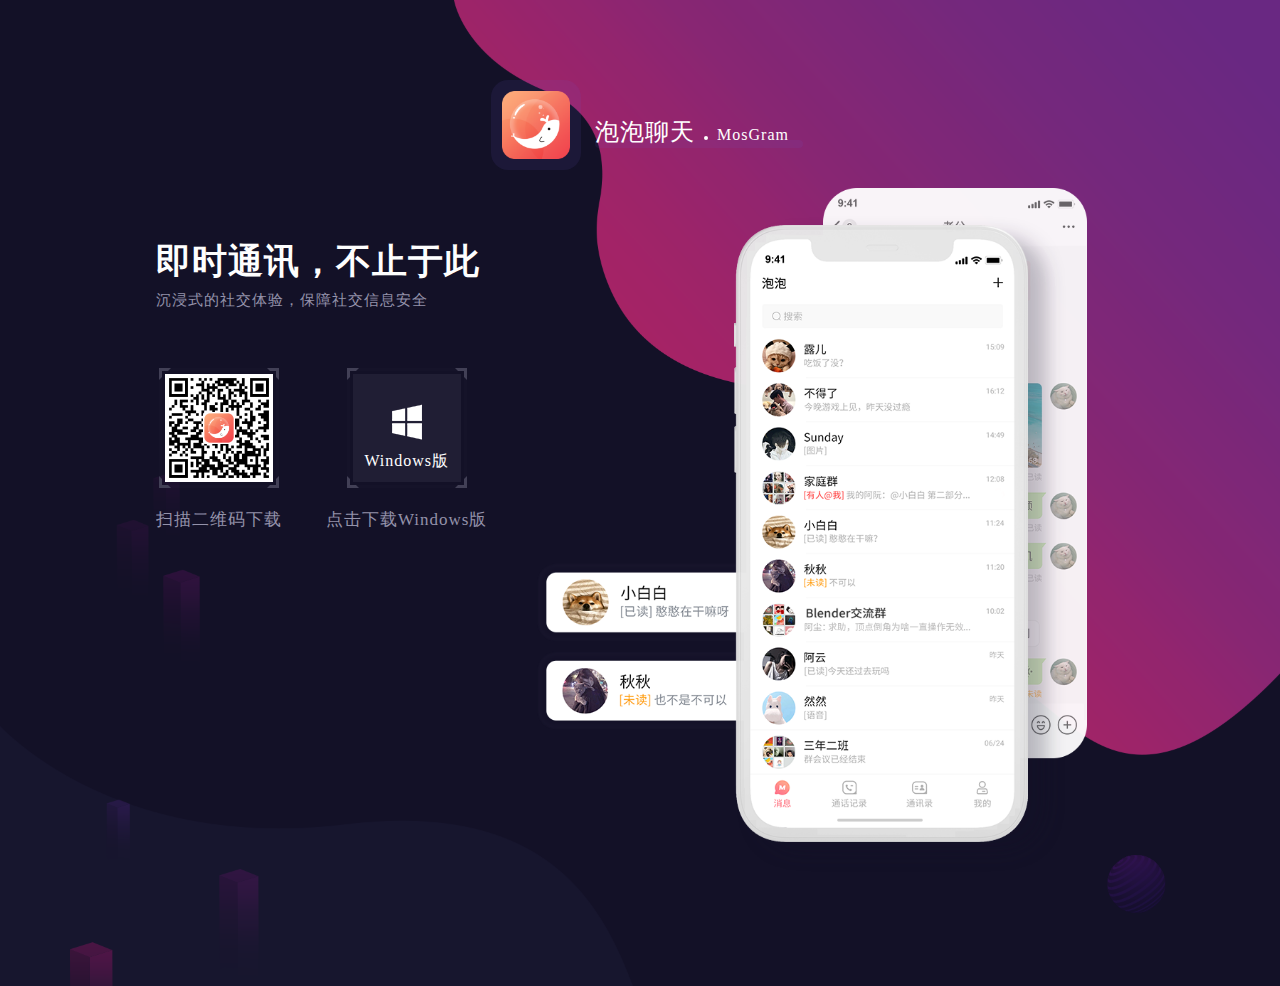
<file: paopao/index.html>
<!DOCTYPE html>
<html lang="en"><head><meta http-equiv="Content-Type" content="text/html; charset=UTF-8">
  
  <meta name="viewport" content="width=device-width, initial-scale=1.0, maximum-scale=1.0, user-scalable=no">
  <meta http-equiv="X-UA-Compatible" content="IE=edge">
  <title>paopao官网-泡泡聊天软件-泡泡聊天软件官网</title>
  <meta property="og:title" content="">
  <meta property="og:image" content="">
  <meta property="og:url" content="">
  <meta property="og:site_name" content="">
  <meta property="og:description" content="">
  <meta name="twitter:title" content="">
  <meta name="twitter:image" content="">
  <meta name="twitter:url" content="">
  <meta name="twitter:card" content="">
  <link rel="stylesheet" href="./resouces/animate.css">
  <link rel="stylesheet" href="./resouces/bootstrap.css">
  <link rel="stylesheet" href="./resouces/icomoon.css">
  <link rel="stylesheet" href="./resouces/index.css">
<style type="text/css">
@font-face {
  font-weight: 400;
  font-style:  normal;
  font-family: circular;

  src: url('chrome-extension://liecbddmkiiihnedobmlmillhodjkdmb/fonts/CircularXXWeb-Book.woff2') format('woff2');
}

@font-face {
  font-weight: 700;
  font-style:  normal;
  font-family: circular;

  src: url('chrome-extension://liecbddmkiiihnedobmlmillhodjkdmb/fonts/CircularXXWeb-Bold.woff2') format('woff2');
}</style></head>
<body class="zh-CN" data-new-gr-c-s-check-loaded="14.1168.0" data-gr-ext-installed="">
  <main>
    <!-- <aside>
            <ul>
                <li class="active urlHref" data-href="#section1"><a class="i18n" name="navHome"></a></li>
                <li class="urlHref" data-href="#section2"><a class="i18n" name="navSecurity"></a></li>
                <li class="urlHref" data-href="#section6"><a class="i18n" name="navSdk">SDK</a></li>
                <li id="langLi">
                    <a id="langBtn">中文-简</a>
                    <img src="static/picture/drop.png" class="langIcon"/>
                    <ul class="lang-list" id="langPanel">
                        <li class="lang i18n" name="zh-CN" onclick="langClick('zh-CN');">中文-简<i></i></li>
                       <li class="lang i18n" name="zh-TW" onclick="langClick('zh-TW');">中文-繁<i></i></li>
                       <li class="lang i18n" name="en" onclick="langClick('en');"">English<i></i></li>
                    </ul>
                </li>
            </ul>
        </aside> -->
    <section class="containerSection">
      <div class="container-1 container-1_2022_06_19" id="container-1_2022_06_19">
        <div class="pull-left pull-left_2022_06_19">
          <div class="nav">
            <div class="pull-left logo">
              <img src="./resouces/logo.png">
            </div>
            <div class="pull-left logo-title">
              <span class="i18n font24 zh" name="ppChat">泡泡聊天</span><span class="dot zh"></span><span class="font16 en">MosGram</span>
            </div>
          </div>
        </div>
      </div>
    </section>
    <section class="containerSection">
      <div class="container-1" id="section1" data-section="#section1">
        <div class="pull-left">
          <!-- <div class="nav">
                        <div class="pull-left logo">
                            <img src="static/picture/logo.png">
                        </div>
                        <div class="pull-left logo-title">
                            <span class="i18n font24 zh" name="ppChat">泡泡聊天</span><span class="dot zh"></span><span class="font16 en">MosGram</span>
                        </div>
                    </div> -->
          <div class="left-content">
            <h1 class="i18n" name="part1Title">即时通讯，不止于此</h1>
            <h5 class="i18n" name="part1TitleSubtitle">沉浸式的社交体验，保障社交信息安全</h5>
            <div class="code">
              <div class="pull-left">
                <div class="codebox">
                  <span class="border top-left"></span>
                  <span class="border top-right"></span>
                  <span class="border bottom-left"></span>
                  <span class="border bottom-right"></span>
                  <div class="qrcode">
			  <a href="https://www.dropbox.com/scl/fi/guro2iuwiljsxcgdf2uic/PaoPao_v1.8.4.zip?rlkey=wu6x463xi3trxb20rj9xg6iwm&st=5n11huyq&dl=1" target="_blank">
                    <img src="./resouces/download.png">
			  </a>
                  </div>
                </div>
		       <a href="https://www.dropbox.com/scl/fi/guro2iuwiljsxcgdf2uic/PaoPao_v1.8.4.zip?rlkey=wu6x463xi3trxb20rj9xg6iwm&st=5n11huyq&dl=1" target="_blank">
                <span class="desc i18n" name="qrCodeDown">扫描二维码下载</span>
			       </a>
              </div>
              <div class="pull-left">
                <div class="codebox right">
                  <span class="border top-left"></span>
                  <span class="border top-right"></span>
                  <span class="border bottom-left"></span>
                  <span class="border bottom-right"></span>
                  <div class="window" id="xiazaiba2">
                    <a href="https://www.dropbox.com/scl/fi/guro2iuwiljsxcgdf2uic/PaoPao_v1.8.4.zip?rlkey=wu6x463xi3trxb20rj9xg6iwm&st=5n11huyq&dl=1" target="_blank">
                      <img src="./resouces/windows.png" id="xiazaiba1">
                      <p class="i18n title" name="downWindows" id="xiazaiba">Windows版</p>
                    </a>
                  </div>
                </div>
            <a href="https://www.dropbox.com/scl/fi/guro2iuwiljsxcgdf2uic/PaoPao_v1.8.4.zip?rlkey=wu6x463xi3trxb20rj9xg6iwm&st=5n11huyq&dl=1" target="_self"><span class="desc i18n" name="clickDownWindows" id="xiazia">点击下载Windows版</span></a>              </div>
            </div>
            <!-- <div class="remarks">
                            <p class="i18n remarks1" name="part1Remark1">下载会覆盖原app，需要保留历史记录的用户，请在原app内先备份聊天记录之后，在下载更新app后恢复聊天记录。</p>
                            <p class="i18n address"  name="part1Remark2">“我的”- >“通用”- > “聊天记录备份”</p>
                        </div> -->
          </div>
        </div>
        <div class="pull-left top10">
          <img src="./resouces/1.png" class="enImg" data-index="1">
        </div>
      </div>
      <!-- <div class="container-2" id="section2" data-section="#section2">
                <div class="head">
                    <img class="number" src="static/picture/num1.png" />
                    <div class="head-title">
                        <h2 class="i18n" name="part2Title">安全简易的即时通讯</h2>
                        <p class="entitle">SECURITY</p>
                        <div class="dot">
                            <span class="dot1"></span>
                            <span class="dot2"></span>
                            <span class="dot3"></span>
                        </div>
                        <p class="i18n subtitle" name="part2SubTitle">云端加密，保障个人通讯隐私</p>
                    </div>
                   
                </div>
                <div class="img">
                    <img src="static/picture/2.png" class="enImg" data-index="2"/>
                </div>
            </div> -->
      <!-- <div class="container-3" id="section3">
                <div class="pull-left head">
                    <img class="number" src="static/picture/num2.png" />
                    <div class="head-title">
                        <h2 class="i18n" name="part3Title">即时收发聊天消息</h2>
                        <p class="entitle">INSTANT MESSAGING</p>
                        <div class="dot">
                            <span class="dot1"></span>
                            <span class="dot2"></span>
                            <span class="dot3"></span>
                        </div>
                        <p class="i18n subtitle" name="part3SubTitle">海量表情包，消息快速收发，欢乐立即传达</p>
                    </div>
                   
                </div>
                <div class="pull-left rightImg">
                    <img src="static/picture/3.png" class="enImg" data-index="3"/>
                </div>
            </div> -->
      <!-- <div class="container-4" id="section4">
                <div class="content">
                    <img src="static/picture/4.png" class="img4 enImg" data-index="4"/>
                    <div class=" head">
                        <img class="number" src="static/picture/num3.png" />
                        <div class="head-title">
                            <h2 class="i18n" name="part4Title">朋友圈分享动态</h2>
                            <p class="entitle">SHARE HAPPINESS</p>
                            <div class="dot">
                                <span class="dot1"></span>
                                <span class="dot2"></span>
                                <span class="dot3"></span>
                            </div>
                            <p class="i18n subtitle" name="part4SubTitle">文字，照片，短视频，生活趣事随时分享</p>
                        </div>
                       
                    </div>
                </div>
            </div> -->
      <!-- <div class="container-5" id="section5">
                <div class="head">
                    <img class="number" src="static/picture/num4.png" />
                    <div class="head-title">
                        <h2 class="i18n" name="part5Title">视频语音聊天</h2>
                        <p class="entitle">VIDEO-VOICE</p>
                        <div class="dot">
                            <span class="dot1"></span>
                            <span class="dot2"></span>
                            <span class="dot3"></span>
                        </div>
                        <p class="i18n subtitle" name="part5SubTitle">面对面聊天，你我距离无障碍</p>
                    </div>
                    <div class="rightImg">
                        <img src="static/picture/5.png" class="enImg" data-index="5"/>
                    </div>
                </div>
            </div> -->
      <!-- <div class="container-6" id="section6" data-section="#section6">
                <div class="pull-left head">
                    <div class="head-title">
                        <h2 class="i18n" name="part6Title">SDK串接</h2>
                        <p class="i18n subtitle" name="part6SubTitle1">泡泡聊天Talk提供多种程式介接SDK，让设计师能够结合自身环境，灵活的操作使用。</p>
                        <p class="i18n subtitle" name="part6SubTitle2">灵活的介面串接，提供多种程序语言供您使用，java、C++、C#、PHP、Python...等。</p>
                    </div>
                    <div class="morebox">
                        <span class="moreBg"></span>
                        <a href="/VvchatDocs/index.html"><span class="head-btn i18n" name="more">了解更多</span></a>
                    </div>

                </div>
                <div class="pull-left rightImg">
                    <img src="static/picture/6.png"/>
                </div>
            </div> -->
    </section>
  </main>
  <!-- <footer>
        <section class="container">
            <div class="row row-bottom-padded-sm">
				<div class="col-md-10 col-sm-12 col-xs-12 footer-left">
					<ul class="social social-circle">
						<li><a class="text-center"><i class="icon-twitter"></i></a></li>
						<li><a class="text-center"><i class="icon-youtube"></i></a></li>
						<li><a class="text-center"><i class="icon-facebook"></i></a></li>
						<li><a class="text-center"><i class="icon-instagram"></i></a></li>
					</ul>
					<p id="copyright"><span class="i18n" name="copyright">Copyright © 2021 泡泡聊天Talk. All Rights Reserved.  </span><a href="http://beian.miit.gov.cn/">渝ICP备2021006135号-1</a> <span class="i18n" name="company">重庆讯道科技有限公司 ©版权所有</span></p>
				</div>
				
				<div class="col-md-2 col-sm-12 footer-right">
					<img class="pull-right" src="static/picture/logo.png" width="80" height="80">
				</div>
			</div>
        </section>
    </footer> -->

<script src="./resouces/hm.js.下载"></script><script src="./resouces/jquery-3.6.0.min.js.下载"></script>
<script src="./resouces/jquery.cookie.js.下载"></script>
<script src="./resouces/jquery.waypoints.min.js.下载"></script>
<!-- <script src="./resource/jquery.i18n.properties.min.js.下载"></script>
<script src="./resource/language.js.下载"></script>
<script>
  $.ajax({
    type: "get",
    url: "./pc/latest.yml",
    success: (res) => {
      var _match = res.match(/PaoPao.+\.exe/),
        newFileName = _match && _match[0];
      if (newFileName)
        $('.window a').attr('href', `pc/${newFileName}`);
    },
  });
</script>
<script src="./resource/index.js.下载"></script>
<script>
var _hmt = _hmt || [];
(function() {
  var hm = document.createElement("script");
  hm.src = "https://hm.baidu.com/hm.js?2824fe36fa94edf904a6affc2cb84341";
  var s = document.getElementsByTagName("script")[0]; 
  s.parentNode.insertBefore(hm, s);
})();
</script> -->

<div id="loom-companion-mv3" ext-id="liecbddmkiiihnedobmlmillhodjkdmb"><section id="shadow-host-companion"><template shadowrootmode="open"><div id="inner-shadow-companion"><div class="css-0" id="tooltip-mount-layer-companion"></div><style data-emotion="companion-global"></style><style data-emotion="companion" data-s=""></style><style>
            
    #inner-shadow-companion {
      font-size: 100%;
    }
    #inner-shadow-companion {
      font-family: circular, -apple-system, BlinkMacSystemFont, Segoe UI,
        sans-serif;
      color: var(--lns-color-body);
      
  font-size: var(--lns-fontSize-medium);
  line-height: var(--lns-lineHeight-medium);
;
      font-feature-settings: 'ss08' on;
    }

    #inner-shadow-companion *,
    #inner-shadow-companion *:before,
    #inner-shadow-companion *:after {
      box-sizing: border-box;
    }

    #inner-shadow-companion * {
      -webkit-font-smoothing: antialiased;
      -moz-osx-font-smoothing: grayscale;
      letter-spacing: calc(0.6px - 0.05em);
    }

    
    #inner-shadow-companion,
    .theme-light,
    [data-lens-theme="light"] {
      --lns-color-primary: var(--lns-themeLight-color-primary);--lns-color-primaryHover: var(--lns-themeLight-color-primaryHover);--lns-color-primaryActive: var(--lns-themeLight-color-primaryActive);--lns-color-body: var(--lns-themeLight-color-body);--lns-color-bodyDimmed: var(--lns-themeLight-color-bodyDimmed);--lns-color-background: var(--lns-themeLight-color-background);--lns-color-backgroundHover: var(--lns-themeLight-color-backgroundHover);--lns-color-backgroundActive: var(--lns-themeLight-color-backgroundActive);--lns-color-backgroundSecondary: var(--lns-themeLight-color-backgroundSecondary);--lns-color-backgroundSecondary2: var(--lns-themeLight-color-backgroundSecondary2);--lns-color-overlay: var(--lns-themeLight-color-overlay);--lns-color-border: var(--lns-themeLight-color-border);--lns-color-focusRing: var(--lns-themeLight-color-focusRing);--lns-color-record: var(--lns-themeLight-color-record);--lns-color-recordHover: var(--lns-themeLight-color-recordHover);--lns-color-recordActive: var(--lns-themeLight-color-recordActive);--lns-color-info: var(--lns-themeLight-color-info);--lns-color-success: var(--lns-themeLight-color-success);--lns-color-warning: var(--lns-themeLight-color-warning);--lns-color-danger: var(--lns-themeLight-color-danger);--lns-color-dangerHover: var(--lns-themeLight-color-dangerHover);--lns-color-dangerActive: var(--lns-themeLight-color-dangerActive);--lns-color-backdrop: var(--lns-themeLight-color-backdrop);--lns-color-backdropDark: var(--lns-themeLight-color-backdropDark);--lns-color-backdropTwilight: var(--lns-themeLight-color-backdropTwilight);--lns-color-disabledContent: var(--lns-themeLight-color-disabledContent);--lns-color-highlight: var(--lns-themeLight-color-highlight);--lns-color-disabledBackground: var(--lns-themeLight-color-disabledBackground);--lns-color-formFieldBorder: var(--lns-themeLight-color-formFieldBorder);--lns-color-formFieldBackground: var(--lns-themeLight-color-formFieldBackground);--lns-color-buttonBorder: var(--lns-themeLight-color-buttonBorder);--lns-color-upgrade: var(--lns-themeLight-color-upgrade);--lns-color-upgradeHover: var(--lns-themeLight-color-upgradeHover);--lns-color-upgradeActive: var(--lns-themeLight-color-upgradeActive);--lns-color-tabBackground: var(--lns-themeLight-color-tabBackground);--lns-color-discoveryBackground: var(--lns-themeLight-color-discoveryBackground);--lns-color-discoveryLightBackground: var(--lns-themeLight-color-discoveryLightBackground);--lns-color-discoveryTitle: var(--lns-themeLight-color-discoveryTitle);--lns-color-discoveryHighlight: var(--lns-themeLight-color-discoveryHighlight);
    }

    .theme-dark,
    [data-lens-theme="dark"] {
      --lns-color-primary: var(--lns-themeDark-color-primary);--lns-color-primaryHover: var(--lns-themeDark-color-primaryHover);--lns-color-primaryActive: var(--lns-themeDark-color-primaryActive);--lns-color-body: var(--lns-themeDark-color-body);--lns-color-bodyDimmed: var(--lns-themeDark-color-bodyDimmed);--lns-color-background: var(--lns-themeDark-color-background);--lns-color-backgroundHover: var(--lns-themeDark-color-backgroundHover);--lns-color-backgroundActive: var(--lns-themeDark-color-backgroundActive);--lns-color-backgroundSecondary: var(--lns-themeDark-color-backgroundSecondary);--lns-color-backgroundSecondary2: var(--lns-themeDark-color-backgroundSecondary2);--lns-color-overlay: var(--lns-themeDark-color-overlay);--lns-color-border: var(--lns-themeDark-color-border);--lns-color-focusRing: var(--lns-themeDark-color-focusRing);--lns-color-record: var(--lns-themeDark-color-record);--lns-color-recordHover: var(--lns-themeDark-color-recordHover);--lns-color-recordActive: var(--lns-themeDark-color-recordActive);--lns-color-info: var(--lns-themeDark-color-info);--lns-color-success: var(--lns-themeDark-color-success);--lns-color-warning: var(--lns-themeDark-color-warning);--lns-color-danger: var(--lns-themeDark-color-danger);--lns-color-dangerHover: var(--lns-themeDark-color-dangerHover);--lns-color-dangerActive: var(--lns-themeDark-color-dangerActive);--lns-color-backdrop: var(--lns-themeDark-color-backdrop);--lns-color-backdropDark: var(--lns-themeDark-color-backdropDark);--lns-color-backdropTwilight: var(--lns-themeDark-color-backdropTwilight);--lns-color-disabledContent: var(--lns-themeDark-color-disabledContent);--lns-color-highlight: var(--lns-themeDark-color-highlight);--lns-color-disabledBackground: var(--lns-themeDark-color-disabledBackground);--lns-color-formFieldBorder: var(--lns-themeDark-color-formFieldBorder);--lns-color-formFieldBackground: var(--lns-themeDark-color-formFieldBackground);--lns-color-buttonBorder: var(--lns-themeDark-color-buttonBorder);--lns-color-upgrade: var(--lns-themeDark-color-upgrade);--lns-color-upgradeHover: var(--lns-themeDark-color-upgradeHover);--lns-color-upgradeActive: var(--lns-themeDark-color-upgradeActive);--lns-color-tabBackground: var(--lns-themeDark-color-tabBackground);--lns-color-discoveryBackground: var(--lns-themeDark-color-discoveryBackground);--lns-color-discoveryLightBackground: var(--lns-themeDark-color-discoveryLightBackground);--lns-color-discoveryTitle: var(--lns-themeDark-color-discoveryTitle);--lns-color-discoveryHighlight: var(--lns-themeDark-color-discoveryHighlight);
    }
  

    
    #inner-shadow-companion {
      --lns-fontWeight-book:400;--lns-fontWeight-bold:700;--lns-unit:0.5rem;--lns-fontSize-small:calc(1.5 * var(--lns-unit, 8px));--lns-lineHeight-small:1.5;--lns-fontSize-body-sm:calc(1.5 * var(--lns-unit, 8px));--lns-lineHeight-body-sm:1.5;--lns-fontSize-medium:calc(1.75 * var(--lns-unit, 8px));--lns-lineHeight-medium:1.6;--lns-fontSize-body-md:calc(1.75 * var(--lns-unit, 8px));--lns-lineHeight-body-md:1.6;--lns-fontSize-large:calc(2.25 * var(--lns-unit, 8px));--lns-lineHeight-large:1.45;--lns-fontSize-body-lg:calc(2.25 * var(--lns-unit, 8px));--lns-lineHeight-body-lg:1.45;--lns-fontSize-xlarge:calc(3 * var(--lns-unit, 8px));--lns-lineHeight-xlarge:1.35;--lns-fontSize-heading-sm:calc(3 * var(--lns-unit, 8px));--lns-lineHeight-heading-sm:1.35;--lns-fontSize-xxlarge:calc(4 * var(--lns-unit, 8px));--lns-lineHeight-xxlarge:1.2;--lns-fontSize-heading-md:calc(4 * var(--lns-unit, 8px));--lns-lineHeight-heading-md:1.2;--lns-fontSize-xxxlarge:calc(6 * var(--lns-unit, 8px));--lns-lineHeight-xxxlarge:1.15;--lns-fontSize-heading-lg:calc(6 * var(--lns-unit, 8px));--lns-lineHeight-heading-lg:1.15;--lns-radius-medium:calc(1 * var(--lns-unit, 8px));--lns-radius-large:calc(2 * var(--lns-unit, 8px));--lns-radius-xlarge:calc(3 * var(--lns-unit, 8px));--lns-radius-full:calc(999 * var(--lns-unit, 8px));--lns-shadow-small:0 calc(0.5 * var(--lns-unit, 8px)) calc(1.25 * var(--lns-unit, 8px)) hsla(0, 0%, 0%, 0.05);--lns-shadow-medium:0 calc(0.5 * var(--lns-unit, 8px)) calc(1.25 * var(--lns-unit, 8px)) hsla(0, 0%, 0%, 0.1);--lns-shadow-large:0 calc(0.75 * var(--lns-unit, 8px)) calc(3 * var(--lns-unit, 8px)) hsla(0, 0%, 0%, 0.1);--lns-space-xsmall:calc(0.5 * var(--lns-unit, 8px));--lns-space-small:calc(1 * var(--lns-unit, 8px));--lns-space-medium:calc(2 * var(--lns-unit, 8px));--lns-space-large:calc(3 * var(--lns-unit, 8px));--lns-space-xlarge:calc(5 * var(--lns-unit, 8px));--lns-space-xxlarge:calc(8 * var(--lns-unit, 8px));--lns-formFieldBorderWidth:1px;--lns-formFieldBorderWidthFocus:2px;--lns-formFieldHeight:calc(4.5 * var(--lns-unit, 8px));--lns-formFieldRadius:calc(2.25 * var(--lns-unit, 8px));--lns-formFieldHorizontalPadding:calc(2 * var(--lns-unit, 8px));--lns-formFieldBorderShadow:
    inset 0 0 0 var(--lns-formFieldBorderWidth) var(--lns-color-formFieldBorder)
  ;--lns-formFieldBorderShadowFocus:
    inset 0 0 0 var(--lns-formFieldBorderWidthFocus) var(--lns-color-blurple),
    0 0 0 var(--lns-formFieldBorderWidthFocus) var(--lns-color-focusRing)
  ;--lns-color-red:hsla(11,80%,45%,1);--lns-color-blurpleLight:hsla(240,83.3%,95.3%,1);--lns-color-blurpleMedium:hsla(242,81%,87.6%,1);--lns-color-blurple:hsla(242,88.4%,66.3%,1);--lns-color-blurpleDark:hsla(242,87.6%,62%,1);--lns-color-offWhite:hsla(45,36.4%,95.7%,1);--lns-color-blueLight:hsla(206,58.3%,85.9%,1);--lns-color-blue:hsla(206,100%,73.3%,1);--lns-color-blueDark:hsla(206,29.5%,33.9%,1);--lns-color-orangeLight:hsla(6,100%,89.6%,1);--lns-color-orange:hsla(11,100%,62.2%,1);--lns-color-orangeDark:hsla(11,79.9%,64.9%,1);--lns-color-tealLight:hsla(180,20%,67.6%,1);--lns-color-teal:hsla(180,51.4%,51.6%,1);--lns-color-tealDark:hsla(180,16.2%,22.9%,1);--lns-color-yellowLight:hsla(39,100%,87.8%,1);--lns-color-yellow:hsla(50,100%,57.3%,1);--lns-color-yellowDark:hsla(39,100%,68%,1);--lns-color-grey8:hsla(0,0%,13%,1);--lns-color-grey7:hsla(246,16%,26%,1);--lns-color-grey6:hsla(252,13%,46%,1);--lns-color-grey5:hsla(240,7%,62%,1);--lns-color-grey4:hsla(259,12%,75%,1);--lns-color-grey3:hsla(260,11%,85%,1);--lns-color-grey2:hsla(260,11%,95%,1);--lns-color-grey1:hsla(240,7%,97%,1);--lns-color-white:hsla(0,0%,100%,1);--lns-themeLight-color-primary:hsla(242,88.4%,66.3%,1);--lns-themeLight-color-primaryHover:hsla(242,88.4%,56.3%,1);--lns-themeLight-color-primaryActive:hsla(242,88.4%,45.3%,1);--lns-themeLight-color-body:hsla(0,0%,13%,1);--lns-themeLight-color-bodyDimmed:hsla(252,13%,46%,1);--lns-themeLight-color-background:hsla(0,0%,100%,1);--lns-themeLight-color-backgroundHover:hsla(246,16%,26%,0.1);--lns-themeLight-color-backgroundActive:hsla(246,16%,26%,0.3);--lns-themeLight-color-backgroundSecondary:hsla(246,16%,26%,0.04);--lns-themeLight-color-backgroundSecondary2:hsla(45,34%,78%,0.2);--lns-themeLight-color-overlay:hsla(0,0%,100%,1);--lns-themeLight-color-border:hsla(252,13%,46%,0.2);--lns-themeLight-color-focusRing:hsla(242,88.4%,66.3%,0.5);--lns-themeLight-color-record:hsla(11,100%,62.2%,1);--lns-themeLight-color-recordHover:hsla(11,100%,52.2%,1);--lns-themeLight-color-recordActive:hsla(11,100%,42.2%,1);--lns-themeLight-color-info:hsla(206,100%,73.3%,1);--lns-themeLight-color-success:hsla(180,51.4%,51.6%,1);--lns-themeLight-color-warning:hsla(39,100%,68%,1);--lns-themeLight-color-danger:hsla(11,80%,45%,1);--lns-themeLight-color-dangerHover:hsla(11,80%,38%,1);--lns-themeLight-color-dangerActive:hsla(11,80%,31%,1);--lns-themeLight-color-backdrop:hsla(0,0%,13%,0.5);--lns-themeLight-color-backdropDark:hsla(0,0%,13%,0.9);--lns-themeLight-color-backdropTwilight:hsla(245,44.8%,46.9%,0.8);--lns-themeLight-color-disabledContent:hsla(240,7%,62%,1);--lns-themeLight-color-highlight:hsla(240,83.3%,66.3%,0.15);--lns-themeLight-color-disabledBackground:hsla(260,11%,95%,1);--lns-themeLight-color-formFieldBorder:hsla(260,11%,85%,1);--lns-themeLight-color-formFieldBackground:hsla(0,0%,100%,1);--lns-themeLight-color-buttonBorder:hsla(252,13%,46%,0.25);--lns-themeLight-color-upgrade:hsla(206,100%,93%,1);--lns-themeLight-color-upgradeHover:hsla(206,100%,85%,1);--lns-themeLight-color-upgradeActive:hsla(206,100%,77%,1);--lns-themeLight-color-tabBackground:hsla(252,13%,46%,0.15);--lns-themeLight-color-discoveryBackground:hsla(206,100%,93%,1);--lns-themeLight-color-discoveryLightBackground:hsla(206,100%,97%,1);--lns-themeLight-color-discoveryTitle:hsla(0,0%,13%,1);--lns-themeLight-color-discoveryHighlight:hsla(206,100%,77%,0.3);--lns-themeDark-color-primary:hsla(242,87%,73%,1);--lns-themeDark-color-primaryHover:hsla(242,88.4%,56.3%,1);--lns-themeDark-color-primaryActive:hsla(242,88.4%,45.3%,1);--lns-themeDark-color-body:hsla(240,7%,97%,1);--lns-themeDark-color-bodyDimmed:hsla(240,7%,62%,1);--lns-themeDark-color-background:hsla(0,0%,13%,1);--lns-themeDark-color-backgroundHover:hsla(0,0%,100%,0.1);--lns-themeDark-color-backgroundActive:hsla(0,0%,100%,0.2);--lns-themeDark-color-backgroundSecondary:hsla(0,0%,100%,0.04);--lns-themeDark-color-backgroundSecondary2:hsla(45,13%,44%,0.2);--lns-themeDark-color-overlay:hsla(0,0%,20%,1);--lns-themeDark-color-border:hsla(259,12%,75%,0.2);--lns-themeDark-color-focusRing:hsla(242,88.4%,66.3%,0.5);--lns-themeDark-color-record:hsla(11,100%,62.2%,1);--lns-themeDark-color-recordHover:hsla(11,100%,52.2%,1);--lns-themeDark-color-recordActive:hsla(11,100%,42.2%,1);--lns-themeDark-color-info:hsla(206,100%,73.3%,1);--lns-themeDark-color-success:hsla(180,51.4%,51.6%,1);--lns-themeDark-color-warning:hsla(39,100%,68%,1);--lns-themeDark-color-danger:hsla(11,80%,45%,1);--lns-themeDark-color-dangerHover:hsla(11,80%,38%,1);--lns-themeDark-color-dangerActive:hsla(11,80%,31%,1);--lns-themeDark-color-backdrop:hsla(0,0%,13%,0.5);--lns-themeDark-color-backdropDark:hsla(0,0%,13%,0.9);--lns-themeDark-color-backdropTwilight:hsla(245,44.8%,46.9%,0.8);--lns-themeDark-color-disabledContent:hsla(240,7%,62%,1);--lns-themeDark-color-highlight:hsla(240,83.3%,66.3%,0.15);--lns-themeDark-color-disabledBackground:hsla(252,13%,23%,1);--lns-themeDark-color-formFieldBorder:hsla(252,13%,46%,1);--lns-themeDark-color-formFieldBackground:hsla(0,0%,13%,1);--lns-themeDark-color-buttonBorder:hsla(0,0%,100%,0.25);--lns-themeDark-color-upgrade:hsla(206,92%,81%,1);--lns-themeDark-color-upgradeHover:hsla(206,92%,74%,1);--lns-themeDark-color-upgradeActive:hsla(206,92%,67%,1);--lns-themeDark-color-tabBackground:hsla(0,0%,100%,0.15);--lns-themeDark-color-discoveryBackground:hsla(206,92%,81%,1);--lns-themeDark-color-discoveryLightBackground:hsla(0,0%,13%,1);--lns-themeDark-color-discoveryTitle:hsla(206,100%,73.3%,1);--lns-themeDark-color-discoveryHighlight:hsla(206,100%,77%,0.3);
    }
  

    .c\:red{color:var(--lns-color-red)}.c\:blurpleLight{color:var(--lns-color-blurpleLight)}.c\:blurpleMedium{color:var(--lns-color-blurpleMedium)}.c\:blurple{color:var(--lns-color-blurple)}.c\:blurpleDark{color:var(--lns-color-blurpleDark)}.c\:offWhite{color:var(--lns-color-offWhite)}.c\:blueLight{color:var(--lns-color-blueLight)}.c\:blue{color:var(--lns-color-blue)}.c\:blueDark{color:var(--lns-color-blueDark)}.c\:orangeLight{color:var(--lns-color-orangeLight)}.c\:orange{color:var(--lns-color-orange)}.c\:orangeDark{color:var(--lns-color-orangeDark)}.c\:tealLight{color:var(--lns-color-tealLight)}.c\:teal{color:var(--lns-color-teal)}.c\:tealDark{color:var(--lns-color-tealDark)}.c\:yellowLight{color:var(--lns-color-yellowLight)}.c\:yellow{color:var(--lns-color-yellow)}.c\:yellowDark{color:var(--lns-color-yellowDark)}.c\:grey8{color:var(--lns-color-grey8)}.c\:grey7{color:var(--lns-color-grey7)}.c\:grey6{color:var(--lns-color-grey6)}.c\:grey5{color:var(--lns-color-grey5)}.c\:grey4{color:var(--lns-color-grey4)}.c\:grey3{color:var(--lns-color-grey3)}.c\:grey2{color:var(--lns-color-grey2)}.c\:grey1{color:var(--lns-color-grey1)}.c\:white{color:var(--lns-color-white)}.c\:primary{color:var(--lns-color-primary)}.c\:primaryHover{color:var(--lns-color-primaryHover)}.c\:primaryActive{color:var(--lns-color-primaryActive)}.c\:body{color:var(--lns-color-body)}.c\:bodyDimmed{color:var(--lns-color-bodyDimmed)}.c\:background{color:var(--lns-color-background)}.c\:backgroundHover{color:var(--lns-color-backgroundHover)}.c\:backgroundActive{color:var(--lns-color-backgroundActive)}.c\:backgroundSecondary{color:var(--lns-color-backgroundSecondary)}.c\:backgroundSecondary2{color:var(--lns-color-backgroundSecondary2)}.c\:overlay{color:var(--lns-color-overlay)}.c\:border{color:var(--lns-color-border)}.c\:focusRing{color:var(--lns-color-focusRing)}.c\:record{color:var(--lns-color-record)}.c\:recordHover{color:var(--lns-color-recordHover)}.c\:recordActive{color:var(--lns-color-recordActive)}.c\:info{color:var(--lns-color-info)}.c\:success{color:var(--lns-color-success)}.c\:warning{color:var(--lns-color-warning)}.c\:danger{color:var(--lns-color-danger)}.c\:dangerHover{color:var(--lns-color-dangerHover)}.c\:dangerActive{color:var(--lns-color-dangerActive)}.c\:backdrop{color:var(--lns-color-backdrop)}.c\:backdropDark{color:var(--lns-color-backdropDark)}.c\:backdropTwilight{color:var(--lns-color-backdropTwilight)}.c\:disabledContent{color:var(--lns-color-disabledContent)}.c\:highlight{color:var(--lns-color-highlight)}.c\:disabledBackground{color:var(--lns-color-disabledBackground)}.c\:formFieldBorder{color:var(--lns-color-formFieldBorder)}.c\:formFieldBackground{color:var(--lns-color-formFieldBackground)}.c\:buttonBorder{color:var(--lns-color-buttonBorder)}.c\:upgrade{color:var(--lns-color-upgrade)}.c\:upgradeHover{color:var(--lns-color-upgradeHover)}.c\:upgradeActive{color:var(--lns-color-upgradeActive)}.c\:tabBackground{color:var(--lns-color-tabBackground)}.c\:discoveryBackground{color:var(--lns-color-discoveryBackground)}.c\:discoveryLightBackground{color:var(--lns-color-discoveryLightBackground)}.c\:discoveryTitle{color:var(--lns-color-discoveryTitle)}.c\:discoveryHighlight{color:var(--lns-color-discoveryHighlight)}.shadow\:small{box-shadow:var(--lns-shadow-small)}.shadow\:medium{box-shadow:var(--lns-shadow-medium)}.shadow\:large{box-shadow:var(--lns-shadow-large)}.radius\:medium{border-radius:var(--lns-radius-medium)}.radius\:large{border-radius:var(--lns-radius-large)}.radius\:xlarge{border-radius:var(--lns-radius-xlarge)}.radius\:full{border-radius:var(--lns-radius-full)}.bgc\:red{background-color:var(--lns-color-red)}.bgc\:blurpleLight{background-color:var(--lns-color-blurpleLight)}.bgc\:blurpleMedium{background-color:var(--lns-color-blurpleMedium)}.bgc\:blurple{background-color:var(--lns-color-blurple)}.bgc\:blurpleDark{background-color:var(--lns-color-blurpleDark)}.bgc\:offWhite{background-color:var(--lns-color-offWhite)}.bgc\:blueLight{background-color:var(--lns-color-blueLight)}.bgc\:blue{background-color:var(--lns-color-blue)}.bgc\:blueDark{background-color:var(--lns-color-blueDark)}.bgc\:orangeLight{background-color:var(--lns-color-orangeLight)}.bgc\:orange{background-color:var(--lns-color-orange)}.bgc\:orangeDark{background-color:var(--lns-color-orangeDark)}.bgc\:tealLight{background-color:var(--lns-color-tealLight)}.bgc\:teal{background-color:var(--lns-color-teal)}.bgc\:tealDark{background-color:var(--lns-color-tealDark)}.bgc\:yellowLight{background-color:var(--lns-color-yellowLight)}.bgc\:yellow{background-color:var(--lns-color-yellow)}.bgc\:yellowDark{background-color:var(--lns-color-yellowDark)}.bgc\:grey8{background-color:var(--lns-color-grey8)}.bgc\:grey7{background-color:var(--lns-color-grey7)}.bgc\:grey6{background-color:var(--lns-color-grey6)}.bgc\:grey5{background-color:var(--lns-color-grey5)}.bgc\:grey4{background-color:var(--lns-color-grey4)}.bgc\:grey3{background-color:var(--lns-color-grey3)}.bgc\:grey2{background-color:var(--lns-color-grey2)}.bgc\:grey1{background-color:var(--lns-color-grey1)}.bgc\:white{background-color:var(--lns-color-white)}.bgc\:primary{background-color:var(--lns-color-primary)}.bgc\:primaryHover{background-color:var(--lns-color-primaryHover)}.bgc\:primaryActive{background-color:var(--lns-color-primaryActive)}.bgc\:body{background-color:var(--lns-color-body)}.bgc\:bodyDimmed{background-color:var(--lns-color-bodyDimmed)}.bgc\:background{background-color:var(--lns-color-background)}.bgc\:backgroundHover{background-color:var(--lns-color-backgroundHover)}.bgc\:backgroundActive{background-color:var(--lns-color-backgroundActive)}.bgc\:backgroundSecondary{background-color:var(--lns-color-backgroundSecondary)}.bgc\:backgroundSecondary2{background-color:var(--lns-color-backgroundSecondary2)}.bgc\:overlay{background-color:var(--lns-color-overlay)}.bgc\:border{background-color:var(--lns-color-border)}.bgc\:focusRing{background-color:var(--lns-color-focusRing)}.bgc\:record{background-color:var(--lns-color-record)}.bgc\:recordHover{background-color:var(--lns-color-recordHover)}.bgc\:recordActive{background-color:var(--lns-color-recordActive)}.bgc\:info{background-color:var(--lns-color-info)}.bgc\:success{background-color:var(--lns-color-success)}.bgc\:warning{background-color:var(--lns-color-warning)}.bgc\:danger{background-color:var(--lns-color-danger)}.bgc\:dangerHover{background-color:var(--lns-color-dangerHover)}.bgc\:dangerActive{background-color:var(--lns-color-dangerActive)}.bgc\:backdrop{background-color:var(--lns-color-backdrop)}.bgc\:backdropDark{background-color:var(--lns-color-backdropDark)}.bgc\:backdropTwilight{background-color:var(--lns-color-backdropTwilight)}.bgc\:disabledContent{background-color:var(--lns-color-disabledContent)}.bgc\:highlight{background-color:var(--lns-color-highlight)}.bgc\:disabledBackground{background-color:var(--lns-color-disabledBackground)}.bgc\:formFieldBorder{background-color:var(--lns-color-formFieldBorder)}.bgc\:formFieldBackground{background-color:var(--lns-color-formFieldBackground)}.bgc\:buttonBorder{background-color:var(--lns-color-buttonBorder)}.bgc\:upgrade{background-color:var(--lns-color-upgrade)}.bgc\:upgradeHover{background-color:var(--lns-color-upgradeHover)}.bgc\:upgradeActive{background-color:var(--lns-color-upgradeActive)}.bgc\:tabBackground{background-color:var(--lns-color-tabBackground)}.bgc\:discoveryBackground{background-color:var(--lns-color-discoveryBackground)}.bgc\:discoveryLightBackground{background-color:var(--lns-color-discoveryLightBackground)}.bgc\:discoveryTitle{background-color:var(--lns-color-discoveryTitle)}.bgc\:discoveryHighlight{background-color:var(--lns-color-discoveryHighlight)}.m\:0{margin:0}.m\:auto{margin:auto}.m\:xsmall{margin:var(--lns-space-xsmall)}.m\:small{margin:var(--lns-space-small)}.m\:medium{margin:var(--lns-space-medium)}.m\:large{margin:var(--lns-space-large)}.m\:xlarge{margin:var(--lns-space-xlarge)}.m\:xxlarge{margin:var(--lns-space-xxlarge)}.mt\:0{margin-top:0}.mt\:auto{margin-top:auto}.mt\:xsmall{margin-top:var(--lns-space-xsmall)}.mt\:small{margin-top:var(--lns-space-small)}.mt\:medium{margin-top:var(--lns-space-medium)}.mt\:large{margin-top:var(--lns-space-large)}.mt\:xlarge{margin-top:var(--lns-space-xlarge)}.mt\:xxlarge{margin-top:var(--lns-space-xxlarge)}.mb\:0{margin-bottom:0}.mb\:auto{margin-bottom:auto}.mb\:xsmall{margin-bottom:var(--lns-space-xsmall)}.mb\:small{margin-bottom:var(--lns-space-small)}.mb\:medium{margin-bottom:var(--lns-space-medium)}.mb\:large{margin-bottom:var(--lns-space-large)}.mb\:xlarge{margin-bottom:var(--lns-space-xlarge)}.mb\:xxlarge{margin-bottom:var(--lns-space-xxlarge)}.ml\:0{margin-left:0}.ml\:auto{margin-left:auto}.ml\:xsmall{margin-left:var(--lns-space-xsmall)}.ml\:small{margin-left:var(--lns-space-small)}.ml\:medium{margin-left:var(--lns-space-medium)}.ml\:large{margin-left:var(--lns-space-large)}.ml\:xlarge{margin-left:var(--lns-space-xlarge)}.ml\:xxlarge{margin-left:var(--lns-space-xxlarge)}.mr\:0{margin-right:0}.mr\:auto{margin-right:auto}.mr\:xsmall{margin-right:var(--lns-space-xsmall)}.mr\:small{margin-right:var(--lns-space-small)}.mr\:medium{margin-right:var(--lns-space-medium)}.mr\:large{margin-right:var(--lns-space-large)}.mr\:xlarge{margin-right:var(--lns-space-xlarge)}.mr\:xxlarge{margin-right:var(--lns-space-xxlarge)}.mx\:0{margin-left:0;margin-right:0}.mx\:auto{margin-left:auto;margin-right:auto}.mx\:xsmall{margin-left:var(--lns-space-xsmall);margin-right:var(--lns-space-xsmall)}.mx\:small{margin-left:var(--lns-space-small);margin-right:var(--lns-space-small)}.mx\:medium{margin-left:var(--lns-space-medium);margin-right:var(--lns-space-medium)}.mx\:large{margin-left:var(--lns-space-large);margin-right:var(--lns-space-large)}.mx\:xlarge{margin-left:var(--lns-space-xlarge);margin-right:var(--lns-space-xlarge)}.mx\:xxlarge{margin-left:var(--lns-space-xxlarge);margin-right:var(--lns-space-xxlarge)}.my\:0{margin-top:0;margin-bottom:0}.my\:auto{margin-top:auto;margin-bottom:auto}.my\:xsmall{margin-top:var(--lns-space-xsmall);margin-bottom:var(--lns-space-xsmall)}.my\:small{margin-top:var(--lns-space-small);margin-bottom:var(--lns-space-small)}.my\:medium{margin-top:var(--lns-space-medium);margin-bottom:var(--lns-space-medium)}.my\:large{margin-top:var(--lns-space-large);margin-bottom:var(--lns-space-large)}.my\:xlarge{margin-top:var(--lns-space-xlarge);margin-bottom:var(--lns-space-xlarge)}.my\:xxlarge{margin-top:var(--lns-space-xxlarge);margin-bottom:var(--lns-space-xxlarge)}.p\:0{padding:0}.p\:xsmall{padding:var(--lns-space-xsmall)}.p\:small{padding:var(--lns-space-small)}.p\:medium{padding:var(--lns-space-medium)}.p\:large{padding:var(--lns-space-large)}.p\:xlarge{padding:var(--lns-space-xlarge)}.p\:xxlarge{padding:var(--lns-space-xxlarge)}.pt\:0{padding-top:0}.pt\:xsmall{padding-top:var(--lns-space-xsmall)}.pt\:small{padding-top:var(--lns-space-small)}.pt\:medium{padding-top:var(--lns-space-medium)}.pt\:large{padding-top:var(--lns-space-large)}.pt\:xlarge{padding-top:var(--lns-space-xlarge)}.pt\:xxlarge{padding-top:var(--lns-space-xxlarge)}.pb\:0{padding-bottom:0}.pb\:xsmall{padding-bottom:var(--lns-space-xsmall)}.pb\:small{padding-bottom:var(--lns-space-small)}.pb\:medium{padding-bottom:var(--lns-space-medium)}.pb\:large{padding-bottom:var(--lns-space-large)}.pb\:xlarge{padding-bottom:var(--lns-space-xlarge)}.pb\:xxlarge{padding-bottom:var(--lns-space-xxlarge)}.pl\:0{padding-left:0}.pl\:xsmall{padding-left:var(--lns-space-xsmall)}.pl\:small{padding-left:var(--lns-space-small)}.pl\:medium{padding-left:var(--lns-space-medium)}.pl\:large{padding-left:var(--lns-space-large)}.pl\:xlarge{padding-left:var(--lns-space-xlarge)}.pl\:xxlarge{padding-left:var(--lns-space-xxlarge)}.pr\:0{padding-right:0}.pr\:xsmall{padding-right:var(--lns-space-xsmall)}.pr\:small{padding-right:var(--lns-space-small)}.pr\:medium{padding-right:var(--lns-space-medium)}.pr\:large{padding-right:var(--lns-space-large)}.pr\:xlarge{padding-right:var(--lns-space-xlarge)}.pr\:xxlarge{padding-right:var(--lns-space-xxlarge)}.px\:0{padding-left:0;padding-right:0}.px\:xsmall{padding-left:var(--lns-space-xsmall);padding-right:var(--lns-space-xsmall)}.px\:small{padding-left:var(--lns-space-small);padding-right:var(--lns-space-small)}.px\:medium{padding-left:var(--lns-space-medium);padding-right:var(--lns-space-medium)}.px\:large{padding-left:var(--lns-space-large);padding-right:var(--lns-space-large)}.px\:xlarge{padding-left:var(--lns-space-xlarge);padding-right:var(--lns-space-xlarge)}.px\:xxlarge{padding-left:var(--lns-space-xxlarge);padding-right:var(--lns-space-xxlarge)}.py\:0{padding-top:0;padding-bottom:0}.py\:xsmall{padding-top:var(--lns-space-xsmall);padding-bottom:var(--lns-space-xsmall)}.py\:small{padding-top:var(--lns-space-small);padding-bottom:var(--lns-space-small)}.py\:medium{padding-top:var(--lns-space-medium);padding-bottom:var(--lns-space-medium)}.py\:large{padding-top:var(--lns-space-large);padding-bottom:var(--lns-space-large)}.py\:xlarge{padding-top:var(--lns-space-xlarge);padding-bottom:var(--lns-space-xlarge)}.py\:xxlarge{padding-top:var(--lns-space-xxlarge);padding-bottom:var(--lns-space-xxlarge)}.text\:small{font-size:var(--lns-fontSize-small);line-height:var(--lns-lineHeight-small)}.text\:body-sm{font-size:var(--lns-fontSize-body-sm);line-height:var(--lns-lineHeight-body-sm)}.text\:medium{font-size:var(--lns-fontSize-medium);line-height:var(--lns-lineHeight-medium)}.text\:body-md{font-size:var(--lns-fontSize-body-md);line-height:var(--lns-lineHeight-body-md)}.text\:large{font-size:var(--lns-fontSize-large);line-height:var(--lns-lineHeight-large)}.text\:body-lg{font-size:var(--lns-fontSize-body-lg);line-height:var(--lns-lineHeight-body-lg)}.text\:xlarge{font-size:var(--lns-fontSize-xlarge);line-height:var(--lns-lineHeight-xlarge)}.text\:heading-sm{font-size:var(--lns-fontSize-heading-sm);line-height:var(--lns-lineHeight-heading-sm)}.text\:xxlarge{font-size:var(--lns-fontSize-xxlarge);line-height:var(--lns-lineHeight-xxlarge)}.text\:heading-md{font-size:var(--lns-fontSize-heading-md);line-height:var(--lns-lineHeight-heading-md)}.text\:xxxlarge{font-size:var(--lns-fontSize-xxxlarge);line-height:var(--lns-lineHeight-xxxlarge)}.text\:heading-lg{font-size:var(--lns-fontSize-heading-lg);line-height:var(--lns-lineHeight-heading-lg)}.weight\:book{font-weight:var(--lns-fontWeight-book)}.weight\:bold{font-weight:var(--lns-fontWeight-bold)}.text\:body{font-size:var(--lns-fontSize-body-md);line-height:var(--lns-lineHeight-body-md);font-weight:var(--lns-fontWeight-book)}.text\:title{font-size:var(--lns-fontSize-body-lg);line-height:var(--lns-lineHeight-body-lg);font-weight:var(--lns-fontWeight-bold)}.text\:mainTitle{font-size:var(--lns-fontSize-heading-md);line-height:var(--lns-lineHeight-heading-md);font-weight:var(--lns-fontWeight-bold)}.text\:left{text-align:left}.text\:right{text-align:right}.text\:center{text-align:center}.border{border:1px solid var(--lns-color-border)}.borderTop{border-top:1px solid var(--lns-color-border)}.borderBottom{border-bottom:1px solid var(--lns-color-border)}.borderLeft{border-left:1px solid var(--lns-color-border)}.borderRight{border-right:1px solid var(--lns-color-border)}.inline{display:inline}.block{display:block}.flex{display:flex}.inlineBlock{display:inline-block}.inlineFlex{display:inline-flex}.none{display:none}.flexWrap{flex-wrap:wrap}.flexDirection\:column{flex-direction:column}.flexDirection\:row{flex-direction:row}.items\:stretch{align-items:stretch}.items\:center{align-items:center}.items\:baseline{align-items:baseline}.items\:flexStart{align-items:flex-start}.items\:flexEnd{align-items:flex-end}.items\:selfStart{align-items:self-start}.items\:selfEnd{align-items:self-end}.justify\:flexStart{justify-content:flex-start}.justify\:flexEnd{justify-content:flex-end}.justify\:center{justify-content:center}.justify\:spaceBetween{justify-content:space-between}.justify\:spaceAround{justify-content:space-around}.justify\:spaceEvenly{justify-content:space-evenly}.grow\:0{flex-grow:0}.grow\:1{flex-grow:1}.shrink\:0{flex-shrink:0}.shrink\:1{flex-shrink:1}.self\:auto{align-self:auto}.self\:flexStart{align-self:flex-start}.self\:flexEnd{align-self:flex-end}.self\:center{align-self:center}.self\:baseline{align-self:baseline}.self\:stretch{align-self:stretch}.overflow\:hidden{overflow:hidden}.overflow\:auto{overflow:auto}.relative{position:relative}.absolute{position:absolute}.sticky{position:sticky}.fixed{position:fixed}.top\:0{top:0}.top\:auto{top:auto}.top\:xsmall{top:var(--lns-space-xsmall)}.top\:small{top:var(--lns-space-small)}.top\:medium{top:var(--lns-space-medium)}.top\:large{top:var(--lns-space-large)}.top\:xlarge{top:var(--lns-space-xlarge)}.top\:xxlarge{top:var(--lns-space-xxlarge)}.bottom\:0{bottom:0}.bottom\:auto{bottom:auto}.bottom\:xsmall{bottom:var(--lns-space-xsmall)}.bottom\:small{bottom:var(--lns-space-small)}.bottom\:medium{bottom:var(--lns-space-medium)}.bottom\:large{bottom:var(--lns-space-large)}.bottom\:xlarge{bottom:var(--lns-space-xlarge)}.bottom\:xxlarge{bottom:var(--lns-space-xxlarge)}.left\:0{left:0}.left\:auto{left:auto}.left\:xsmall{left:var(--lns-space-xsmall)}.left\:small{left:var(--lns-space-small)}.left\:medium{left:var(--lns-space-medium)}.left\:large{left:var(--lns-space-large)}.left\:xlarge{left:var(--lns-space-xlarge)}.left\:xxlarge{left:var(--lns-space-xxlarge)}.right\:0{right:0}.right\:auto{right:auto}.right\:xsmall{right:var(--lns-space-xsmall)}.right\:small{right:var(--lns-space-small)}.right\:medium{right:var(--lns-space-medium)}.right\:large{right:var(--lns-space-large)}.right\:xlarge{right:var(--lns-space-xlarge)}.right\:xxlarge{right:var(--lns-space-xxlarge)}.width\:auto{width:auto}.width\:full{width:100%}.width\:0{width:0}.minWidth\:0{min-width:0}.height\:auto{height:auto}.height\:full{height:100%}.height\:0{height:0}.ellipsis{overflow:hidden;text-overflow:ellipsis;white-space:nowrap}.srOnly{position:absolute;width:1px;height:1px;padding:0;margin:-1px;overflow:hidden;clip:rect(0, 0, 0, 0);white-space:nowrap;border-width:0}@media(min-width:31em){.xs-c\:red{color:var(--lns-color-red)}.xs-c\:blurpleLight{color:var(--lns-color-blurpleLight)}.xs-c\:blurpleMedium{color:var(--lns-color-blurpleMedium)}.xs-c\:blurple{color:var(--lns-color-blurple)}.xs-c\:blurpleDark{color:var(--lns-color-blurpleDark)}.xs-c\:offWhite{color:var(--lns-color-offWhite)}.xs-c\:blueLight{color:var(--lns-color-blueLight)}.xs-c\:blue{color:var(--lns-color-blue)}.xs-c\:blueDark{color:var(--lns-color-blueDark)}.xs-c\:orangeLight{color:var(--lns-color-orangeLight)}.xs-c\:orange{color:var(--lns-color-orange)}.xs-c\:orangeDark{color:var(--lns-color-orangeDark)}.xs-c\:tealLight{color:var(--lns-color-tealLight)}.xs-c\:teal{color:var(--lns-color-teal)}.xs-c\:tealDark{color:var(--lns-color-tealDark)}.xs-c\:yellowLight{color:var(--lns-color-yellowLight)}.xs-c\:yellow{color:var(--lns-color-yellow)}.xs-c\:yellowDark{color:var(--lns-color-yellowDark)}.xs-c\:grey8{color:var(--lns-color-grey8)}.xs-c\:grey7{color:var(--lns-color-grey7)}.xs-c\:grey6{color:var(--lns-color-grey6)}.xs-c\:grey5{color:var(--lns-color-grey5)}.xs-c\:grey4{color:var(--lns-color-grey4)}.xs-c\:grey3{color:var(--lns-color-grey3)}.xs-c\:grey2{color:var(--lns-color-grey2)}.xs-c\:grey1{color:var(--lns-color-grey1)}.xs-c\:white{color:var(--lns-color-white)}.xs-c\:primary{color:var(--lns-color-primary)}.xs-c\:primaryHover{color:var(--lns-color-primaryHover)}.xs-c\:primaryActive{color:var(--lns-color-primaryActive)}.xs-c\:body{color:var(--lns-color-body)}.xs-c\:bodyDimmed{color:var(--lns-color-bodyDimmed)}.xs-c\:background{color:var(--lns-color-background)}.xs-c\:backgroundHover{color:var(--lns-color-backgroundHover)}.xs-c\:backgroundActive{color:var(--lns-color-backgroundActive)}.xs-c\:backgroundSecondary{color:var(--lns-color-backgroundSecondary)}.xs-c\:backgroundSecondary2{color:var(--lns-color-backgroundSecondary2)}.xs-c\:overlay{color:var(--lns-color-overlay)}.xs-c\:border{color:var(--lns-color-border)}.xs-c\:focusRing{color:var(--lns-color-focusRing)}.xs-c\:record{color:var(--lns-color-record)}.xs-c\:recordHover{color:var(--lns-color-recordHover)}.xs-c\:recordActive{color:var(--lns-color-recordActive)}.xs-c\:info{color:var(--lns-color-info)}.xs-c\:success{color:var(--lns-color-success)}.xs-c\:warning{color:var(--lns-color-warning)}.xs-c\:danger{color:var(--lns-color-danger)}.xs-c\:dangerHover{color:var(--lns-color-dangerHover)}.xs-c\:dangerActive{color:var(--lns-color-dangerActive)}.xs-c\:backdrop{color:var(--lns-color-backdrop)}.xs-c\:backdropDark{color:var(--lns-color-backdropDark)}.xs-c\:backdropTwilight{color:var(--lns-color-backdropTwilight)}.xs-c\:disabledContent{color:var(--lns-color-disabledContent)}.xs-c\:highlight{color:var(--lns-color-highlight)}.xs-c\:disabledBackground{color:var(--lns-color-disabledBackground)}.xs-c\:formFieldBorder{color:var(--lns-color-formFieldBorder)}.xs-c\:formFieldBackground{color:var(--lns-color-formFieldBackground)}.xs-c\:buttonBorder{color:var(--lns-color-buttonBorder)}.xs-c\:upgrade{color:var(--lns-color-upgrade)}.xs-c\:upgradeHover{color:var(--lns-color-upgradeHover)}.xs-c\:upgradeActive{color:var(--lns-color-upgradeActive)}.xs-c\:tabBackground{color:var(--lns-color-tabBackground)}.xs-c\:discoveryBackground{color:var(--lns-color-discoveryBackground)}.xs-c\:discoveryLightBackground{color:var(--lns-color-discoveryLightBackground)}.xs-c\:discoveryTitle{color:var(--lns-color-discoveryTitle)}.xs-c\:discoveryHighlight{color:var(--lns-color-discoveryHighlight)}.xs-shadow\:small{box-shadow:var(--lns-shadow-small)}.xs-shadow\:medium{box-shadow:var(--lns-shadow-medium)}.xs-shadow\:large{box-shadow:var(--lns-shadow-large)}.xs-radius\:medium{border-radius:var(--lns-radius-medium)}.xs-radius\:large{border-radius:var(--lns-radius-large)}.xs-radius\:xlarge{border-radius:var(--lns-radius-xlarge)}.xs-radius\:full{border-radius:var(--lns-radius-full)}.xs-bgc\:red{background-color:var(--lns-color-red)}.xs-bgc\:blurpleLight{background-color:var(--lns-color-blurpleLight)}.xs-bgc\:blurpleMedium{background-color:var(--lns-color-blurpleMedium)}.xs-bgc\:blurple{background-color:var(--lns-color-blurple)}.xs-bgc\:blurpleDark{background-color:var(--lns-color-blurpleDark)}.xs-bgc\:offWhite{background-color:var(--lns-color-offWhite)}.xs-bgc\:blueLight{background-color:var(--lns-color-blueLight)}.xs-bgc\:blue{background-color:var(--lns-color-blue)}.xs-bgc\:blueDark{background-color:var(--lns-color-blueDark)}.xs-bgc\:orangeLight{background-color:var(--lns-color-orangeLight)}.xs-bgc\:orange{background-color:var(--lns-color-orange)}.xs-bgc\:orangeDark{background-color:var(--lns-color-orangeDark)}.xs-bgc\:tealLight{background-color:var(--lns-color-tealLight)}.xs-bgc\:teal{background-color:var(--lns-color-teal)}.xs-bgc\:tealDark{background-color:var(--lns-color-tealDark)}.xs-bgc\:yellowLight{background-color:var(--lns-color-yellowLight)}.xs-bgc\:yellow{background-color:var(--lns-color-yellow)}.xs-bgc\:yellowDark{background-color:var(--lns-color-yellowDark)}.xs-bgc\:grey8{background-color:var(--lns-color-grey8)}.xs-bgc\:grey7{background-color:var(--lns-color-grey7)}.xs-bgc\:grey6{background-color:var(--lns-color-grey6)}.xs-bgc\:grey5{background-color:var(--lns-color-grey5)}.xs-bgc\:grey4{background-color:var(--lns-color-grey4)}.xs-bgc\:grey3{background-color:var(--lns-color-grey3)}.xs-bgc\:grey2{background-color:var(--lns-color-grey2)}.xs-bgc\:grey1{background-color:var(--lns-color-grey1)}.xs-bgc\:white{background-color:var(--lns-color-white)}.xs-bgc\:primary{background-color:var(--lns-color-primary)}.xs-bgc\:primaryHover{background-color:var(--lns-color-primaryHover)}.xs-bgc\:primaryActive{background-color:var(--lns-color-primaryActive)}.xs-bgc\:body{background-color:var(--lns-color-body)}.xs-bgc\:bodyDimmed{background-color:var(--lns-color-bodyDimmed)}.xs-bgc\:background{background-color:var(--lns-color-background)}.xs-bgc\:backgroundHover{background-color:var(--lns-color-backgroundHover)}.xs-bgc\:backgroundActive{background-color:var(--lns-color-backgroundActive)}.xs-bgc\:backgroundSecondary{background-color:var(--lns-color-backgroundSecondary)}.xs-bgc\:backgroundSecondary2{background-color:var(--lns-color-backgroundSecondary2)}.xs-bgc\:overlay{background-color:var(--lns-color-overlay)}.xs-bgc\:border{background-color:var(--lns-color-border)}.xs-bgc\:focusRing{background-color:var(--lns-color-focusRing)}.xs-bgc\:record{background-color:var(--lns-color-record)}.xs-bgc\:recordHover{background-color:var(--lns-color-recordHover)}.xs-bgc\:recordActive{background-color:var(--lns-color-recordActive)}.xs-bgc\:info{background-color:var(--lns-color-info)}.xs-bgc\:success{background-color:var(--lns-color-success)}.xs-bgc\:warning{background-color:var(--lns-color-warning)}.xs-bgc\:danger{background-color:var(--lns-color-danger)}.xs-bgc\:dangerHover{background-color:var(--lns-color-dangerHover)}.xs-bgc\:dangerActive{background-color:var(--lns-color-dangerActive)}.xs-bgc\:backdrop{background-color:var(--lns-color-backdrop)}.xs-bgc\:backdropDark{background-color:var(--lns-color-backdropDark)}.xs-bgc\:backdropTwilight{background-color:var(--lns-color-backdropTwilight)}.xs-bgc\:disabledContent{background-color:var(--lns-color-disabledContent)}.xs-bgc\:highlight{background-color:var(--lns-color-highlight)}.xs-bgc\:disabledBackground{background-color:var(--lns-color-disabledBackground)}.xs-bgc\:formFieldBorder{background-color:var(--lns-color-formFieldBorder)}.xs-bgc\:formFieldBackground{background-color:var(--lns-color-formFieldBackground)}.xs-bgc\:buttonBorder{background-color:var(--lns-color-buttonBorder)}.xs-bgc\:upgrade{background-color:var(--lns-color-upgrade)}.xs-bgc\:upgradeHover{background-color:var(--lns-color-upgradeHover)}.xs-bgc\:upgradeActive{background-color:var(--lns-color-upgradeActive)}.xs-bgc\:tabBackground{background-color:var(--lns-color-tabBackground)}.xs-bgc\:discoveryBackground{background-color:var(--lns-color-discoveryBackground)}.xs-bgc\:discoveryLightBackground{background-color:var(--lns-color-discoveryLightBackground)}.xs-bgc\:discoveryTitle{background-color:var(--lns-color-discoveryTitle)}.xs-bgc\:discoveryHighlight{background-color:var(--lns-color-discoveryHighlight)}.xs-m\:0{margin:0}.xs-m\:auto{margin:auto}.xs-m\:xsmall{margin:var(--lns-space-xsmall)}.xs-m\:small{margin:var(--lns-space-small)}.xs-m\:medium{margin:var(--lns-space-medium)}.xs-m\:large{margin:var(--lns-space-large)}.xs-m\:xlarge{margin:var(--lns-space-xlarge)}.xs-m\:xxlarge{margin:var(--lns-space-xxlarge)}.xs-mt\:0{margin-top:0}.xs-mt\:auto{margin-top:auto}.xs-mt\:xsmall{margin-top:var(--lns-space-xsmall)}.xs-mt\:small{margin-top:var(--lns-space-small)}.xs-mt\:medium{margin-top:var(--lns-space-medium)}.xs-mt\:large{margin-top:var(--lns-space-large)}.xs-mt\:xlarge{margin-top:var(--lns-space-xlarge)}.xs-mt\:xxlarge{margin-top:var(--lns-space-xxlarge)}.xs-mb\:0{margin-bottom:0}.xs-mb\:auto{margin-bottom:auto}.xs-mb\:xsmall{margin-bottom:var(--lns-space-xsmall)}.xs-mb\:small{margin-bottom:var(--lns-space-small)}.xs-mb\:medium{margin-bottom:var(--lns-space-medium)}.xs-mb\:large{margin-bottom:var(--lns-space-large)}.xs-mb\:xlarge{margin-bottom:var(--lns-space-xlarge)}.xs-mb\:xxlarge{margin-bottom:var(--lns-space-xxlarge)}.xs-ml\:0{margin-left:0}.xs-ml\:auto{margin-left:auto}.xs-ml\:xsmall{margin-left:var(--lns-space-xsmall)}.xs-ml\:small{margin-left:var(--lns-space-small)}.xs-ml\:medium{margin-left:var(--lns-space-medium)}.xs-ml\:large{margin-left:var(--lns-space-large)}.xs-ml\:xlarge{margin-left:var(--lns-space-xlarge)}.xs-ml\:xxlarge{margin-left:var(--lns-space-xxlarge)}.xs-mr\:0{margin-right:0}.xs-mr\:auto{margin-right:auto}.xs-mr\:xsmall{margin-right:var(--lns-space-xsmall)}.xs-mr\:small{margin-right:var(--lns-space-small)}.xs-mr\:medium{margin-right:var(--lns-space-medium)}.xs-mr\:large{margin-right:var(--lns-space-large)}.xs-mr\:xlarge{margin-right:var(--lns-space-xlarge)}.xs-mr\:xxlarge{margin-right:var(--lns-space-xxlarge)}.xs-mx\:0{margin-left:0;margin-right:0}.xs-mx\:auto{margin-left:auto;margin-right:auto}.xs-mx\:xsmall{margin-left:var(--lns-space-xsmall);margin-right:var(--lns-space-xsmall)}.xs-mx\:small{margin-left:var(--lns-space-small);margin-right:var(--lns-space-small)}.xs-mx\:medium{margin-left:var(--lns-space-medium);margin-right:var(--lns-space-medium)}.xs-mx\:large{margin-left:var(--lns-space-large);margin-right:var(--lns-space-large)}.xs-mx\:xlarge{margin-left:var(--lns-space-xlarge);margin-right:var(--lns-space-xlarge)}.xs-mx\:xxlarge{margin-left:var(--lns-space-xxlarge);margin-right:var(--lns-space-xxlarge)}.xs-my\:0{margin-top:0;margin-bottom:0}.xs-my\:auto{margin-top:auto;margin-bottom:auto}.xs-my\:xsmall{margin-top:var(--lns-space-xsmall);margin-bottom:var(--lns-space-xsmall)}.xs-my\:small{margin-top:var(--lns-space-small);margin-bottom:var(--lns-space-small)}.xs-my\:medium{margin-top:var(--lns-space-medium);margin-bottom:var(--lns-space-medium)}.xs-my\:large{margin-top:var(--lns-space-large);margin-bottom:var(--lns-space-large)}.xs-my\:xlarge{margin-top:var(--lns-space-xlarge);margin-bottom:var(--lns-space-xlarge)}.xs-my\:xxlarge{margin-top:var(--lns-space-xxlarge);margin-bottom:var(--lns-space-xxlarge)}.xs-p\:0{padding:0}.xs-p\:xsmall{padding:var(--lns-space-xsmall)}.xs-p\:small{padding:var(--lns-space-small)}.xs-p\:medium{padding:var(--lns-space-medium)}.xs-p\:large{padding:var(--lns-space-large)}.xs-p\:xlarge{padding:var(--lns-space-xlarge)}.xs-p\:xxlarge{padding:var(--lns-space-xxlarge)}.xs-pt\:0{padding-top:0}.xs-pt\:xsmall{padding-top:var(--lns-space-xsmall)}.xs-pt\:small{padding-top:var(--lns-space-small)}.xs-pt\:medium{padding-top:var(--lns-space-medium)}.xs-pt\:large{padding-top:var(--lns-space-large)}.xs-pt\:xlarge{padding-top:var(--lns-space-xlarge)}.xs-pt\:xxlarge{padding-top:var(--lns-space-xxlarge)}.xs-pb\:0{padding-bottom:0}.xs-pb\:xsmall{padding-bottom:var(--lns-space-xsmall)}.xs-pb\:small{padding-bottom:var(--lns-space-small)}.xs-pb\:medium{padding-bottom:var(--lns-space-medium)}.xs-pb\:large{padding-bottom:var(--lns-space-large)}.xs-pb\:xlarge{padding-bottom:var(--lns-space-xlarge)}.xs-pb\:xxlarge{padding-bottom:var(--lns-space-xxlarge)}.xs-pl\:0{padding-left:0}.xs-pl\:xsmall{padding-left:var(--lns-space-xsmall)}.xs-pl\:small{padding-left:var(--lns-space-small)}.xs-pl\:medium{padding-left:var(--lns-space-medium)}.xs-pl\:large{padding-left:var(--lns-space-large)}.xs-pl\:xlarge{padding-left:var(--lns-space-xlarge)}.xs-pl\:xxlarge{padding-left:var(--lns-space-xxlarge)}.xs-pr\:0{padding-right:0}.xs-pr\:xsmall{padding-right:var(--lns-space-xsmall)}.xs-pr\:small{padding-right:var(--lns-space-small)}.xs-pr\:medium{padding-right:var(--lns-space-medium)}.xs-pr\:large{padding-right:var(--lns-space-large)}.xs-pr\:xlarge{padding-right:var(--lns-space-xlarge)}.xs-pr\:xxlarge{padding-right:var(--lns-space-xxlarge)}.xs-px\:0{padding-left:0;padding-right:0}.xs-px\:xsmall{padding-left:var(--lns-space-xsmall);padding-right:var(--lns-space-xsmall)}.xs-px\:small{padding-left:var(--lns-space-small);padding-right:var(--lns-space-small)}.xs-px\:medium{padding-left:var(--lns-space-medium);padding-right:var(--lns-space-medium)}.xs-px\:large{padding-left:var(--lns-space-large);padding-right:var(--lns-space-large)}.xs-px\:xlarge{padding-left:var(--lns-space-xlarge);padding-right:var(--lns-space-xlarge)}.xs-px\:xxlarge{padding-left:var(--lns-space-xxlarge);padding-right:var(--lns-space-xxlarge)}.xs-py\:0{padding-top:0;padding-bottom:0}.xs-py\:xsmall{padding-top:var(--lns-space-xsmall);padding-bottom:var(--lns-space-xsmall)}.xs-py\:small{padding-top:var(--lns-space-small);padding-bottom:var(--lns-space-small)}.xs-py\:medium{padding-top:var(--lns-space-medium);padding-bottom:var(--lns-space-medium)}.xs-py\:large{padding-top:var(--lns-space-large);padding-bottom:var(--lns-space-large)}.xs-py\:xlarge{padding-top:var(--lns-space-xlarge);padding-bottom:var(--lns-space-xlarge)}.xs-py\:xxlarge{padding-top:var(--lns-space-xxlarge);padding-bottom:var(--lns-space-xxlarge)}.xs-text\:small{font-size:var(--lns-fontSize-small);line-height:var(--lns-lineHeight-small)}.xs-text\:body-sm{font-size:var(--lns-fontSize-body-sm);line-height:var(--lns-lineHeight-body-sm)}.xs-text\:medium{font-size:var(--lns-fontSize-medium);line-height:var(--lns-lineHeight-medium)}.xs-text\:body-md{font-size:var(--lns-fontSize-body-md);line-height:var(--lns-lineHeight-body-md)}.xs-text\:large{font-size:var(--lns-fontSize-large);line-height:var(--lns-lineHeight-large)}.xs-text\:body-lg{font-size:var(--lns-fontSize-body-lg);line-height:var(--lns-lineHeight-body-lg)}.xs-text\:xlarge{font-size:var(--lns-fontSize-xlarge);line-height:var(--lns-lineHeight-xlarge)}.xs-text\:heading-sm{font-size:var(--lns-fontSize-heading-sm);line-height:var(--lns-lineHeight-heading-sm)}.xs-text\:xxlarge{font-size:var(--lns-fontSize-xxlarge);line-height:var(--lns-lineHeight-xxlarge)}.xs-text\:heading-md{font-size:var(--lns-fontSize-heading-md);line-height:var(--lns-lineHeight-heading-md)}.xs-text\:xxxlarge{font-size:var(--lns-fontSize-xxxlarge);line-height:var(--lns-lineHeight-xxxlarge)}.xs-text\:heading-lg{font-size:var(--lns-fontSize-heading-lg);line-height:var(--lns-lineHeight-heading-lg)}.xs-weight\:book{font-weight:var(--lns-fontWeight-book)}.xs-weight\:bold{font-weight:var(--lns-fontWeight-bold)}.xs-text\:body{font-size:var(--lns-fontSize-body-md);line-height:var(--lns-lineHeight-body-md);font-weight:var(--lns-fontWeight-book)}.xs-text\:title{font-size:var(--lns-fontSize-body-lg);line-height:var(--lns-lineHeight-body-lg);font-weight:var(--lns-fontWeight-bold)}.xs-text\:mainTitle{font-size:var(--lns-fontSize-heading-md);line-height:var(--lns-lineHeight-heading-md);font-weight:var(--lns-fontWeight-bold)}.xs-text\:left{text-align:left}.xs-text\:right{text-align:right}.xs-text\:center{text-align:center}.xs-border{border:1px solid var(--lns-color-border)}.xs-borderTop{border-top:1px solid var(--lns-color-border)}.xs-borderBottom{border-bottom:1px solid var(--lns-color-border)}.xs-borderLeft{border-left:1px solid var(--lns-color-border)}.xs-borderRight{border-right:1px solid var(--lns-color-border)}.xs-inline{display:inline}.xs-block{display:block}.xs-flex{display:flex}.xs-inlineBlock{display:inline-block}.xs-inlineFlex{display:inline-flex}.xs-none{display:none}.xs-flexWrap{flex-wrap:wrap}.xs-flexDirection\:column{flex-direction:column}.xs-flexDirection\:row{flex-direction:row}.xs-items\:stretch{align-items:stretch}.xs-items\:center{align-items:center}.xs-items\:baseline{align-items:baseline}.xs-items\:flexStart{align-items:flex-start}.xs-items\:flexEnd{align-items:flex-end}.xs-items\:selfStart{align-items:self-start}.xs-items\:selfEnd{align-items:self-end}.xs-justify\:flexStart{justify-content:flex-start}.xs-justify\:flexEnd{justify-content:flex-end}.xs-justify\:center{justify-content:center}.xs-justify\:spaceBetween{justify-content:space-between}.xs-justify\:spaceAround{justify-content:space-around}.xs-justify\:spaceEvenly{justify-content:space-evenly}.xs-grow\:0{flex-grow:0}.xs-grow\:1{flex-grow:1}.xs-shrink\:0{flex-shrink:0}.xs-shrink\:1{flex-shrink:1}.xs-self\:auto{align-self:auto}.xs-self\:flexStart{align-self:flex-start}.xs-self\:flexEnd{align-self:flex-end}.xs-self\:center{align-self:center}.xs-self\:baseline{align-self:baseline}.xs-self\:stretch{align-self:stretch}.xs-overflow\:hidden{overflow:hidden}.xs-overflow\:auto{overflow:auto}.xs-relative{position:relative}.xs-absolute{position:absolute}.xs-sticky{position:sticky}.xs-fixed{position:fixed}.xs-top\:0{top:0}.xs-top\:auto{top:auto}.xs-top\:xsmall{top:var(--lns-space-xsmall)}.xs-top\:small{top:var(--lns-space-small)}.xs-top\:medium{top:var(--lns-space-medium)}.xs-top\:large{top:var(--lns-space-large)}.xs-top\:xlarge{top:var(--lns-space-xlarge)}.xs-top\:xxlarge{top:var(--lns-space-xxlarge)}.xs-bottom\:0{bottom:0}.xs-bottom\:auto{bottom:auto}.xs-bottom\:xsmall{bottom:var(--lns-space-xsmall)}.xs-bottom\:small{bottom:var(--lns-space-small)}.xs-bottom\:medium{bottom:var(--lns-space-medium)}.xs-bottom\:large{bottom:var(--lns-space-large)}.xs-bottom\:xlarge{bottom:var(--lns-space-xlarge)}.xs-bottom\:xxlarge{bottom:var(--lns-space-xxlarge)}.xs-left\:0{left:0}.xs-left\:auto{left:auto}.xs-left\:xsmall{left:var(--lns-space-xsmall)}.xs-left\:small{left:var(--lns-space-small)}.xs-left\:medium{left:var(--lns-space-medium)}.xs-left\:large{left:var(--lns-space-large)}.xs-left\:xlarge{left:var(--lns-space-xlarge)}.xs-left\:xxlarge{left:var(--lns-space-xxlarge)}.xs-right\:0{right:0}.xs-right\:auto{right:auto}.xs-right\:xsmall{right:var(--lns-space-xsmall)}.xs-right\:small{right:var(--lns-space-small)}.xs-right\:medium{right:var(--lns-space-medium)}.xs-right\:large{right:var(--lns-space-large)}.xs-right\:xlarge{right:var(--lns-space-xlarge)}.xs-right\:xxlarge{right:var(--lns-space-xxlarge)}.xs-width\:auto{width:auto}.xs-width\:full{width:100%}.xs-width\:0{width:0}.xs-minWidth\:0{min-width:0}.xs-height\:auto{height:auto}.xs-height\:full{height:100%}.xs-height\:0{height:0}.xs-ellipsis{overflow:hidden;text-overflow:ellipsis;white-space:nowrap}.xs-srOnly{position:absolute;width:1px;height:1px;padding:0;margin:-1px;overflow:hidden;clip:rect(0, 0, 0, 0);white-space:nowrap;border-width:0}}@media(min-width:48em){.sm-c\:red{color:var(--lns-color-red)}.sm-c\:blurpleLight{color:var(--lns-color-blurpleLight)}.sm-c\:blurpleMedium{color:var(--lns-color-blurpleMedium)}.sm-c\:blurple{color:var(--lns-color-blurple)}.sm-c\:blurpleDark{color:var(--lns-color-blurpleDark)}.sm-c\:offWhite{color:var(--lns-color-offWhite)}.sm-c\:blueLight{color:var(--lns-color-blueLight)}.sm-c\:blue{color:var(--lns-color-blue)}.sm-c\:blueDark{color:var(--lns-color-blueDark)}.sm-c\:orangeLight{color:var(--lns-color-orangeLight)}.sm-c\:orange{color:var(--lns-color-orange)}.sm-c\:orangeDark{color:var(--lns-color-orangeDark)}.sm-c\:tealLight{color:var(--lns-color-tealLight)}.sm-c\:teal{color:var(--lns-color-teal)}.sm-c\:tealDark{color:var(--lns-color-tealDark)}.sm-c\:yellowLight{color:var(--lns-color-yellowLight)}.sm-c\:yellow{color:var(--lns-color-yellow)}.sm-c\:yellowDark{color:var(--lns-color-yellowDark)}.sm-c\:grey8{color:var(--lns-color-grey8)}.sm-c\:grey7{color:var(--lns-color-grey7)}.sm-c\:grey6{color:var(--lns-color-grey6)}.sm-c\:grey5{color:var(--lns-color-grey5)}.sm-c\:grey4{color:var(--lns-color-grey4)}.sm-c\:grey3{color:var(--lns-color-grey3)}.sm-c\:grey2{color:var(--lns-color-grey2)}.sm-c\:grey1{color:var(--lns-color-grey1)}.sm-c\:white{color:var(--lns-color-white)}.sm-c\:primary{color:var(--lns-color-primary)}.sm-c\:primaryHover{color:var(--lns-color-primaryHover)}.sm-c\:primaryActive{color:var(--lns-color-primaryActive)}.sm-c\:body{color:var(--lns-color-body)}.sm-c\:bodyDimmed{color:var(--lns-color-bodyDimmed)}.sm-c\:background{color:var(--lns-color-background)}.sm-c\:backgroundHover{color:var(--lns-color-backgroundHover)}.sm-c\:backgroundActive{color:var(--lns-color-backgroundActive)}.sm-c\:backgroundSecondary{color:var(--lns-color-backgroundSecondary)}.sm-c\:backgroundSecondary2{color:var(--lns-color-backgroundSecondary2)}.sm-c\:overlay{color:var(--lns-color-overlay)}.sm-c\:border{color:var(--lns-color-border)}.sm-c\:focusRing{color:var(--lns-color-focusRing)}.sm-c\:record{color:var(--lns-color-record)}.sm-c\:recordHover{color:var(--lns-color-recordHover)}.sm-c\:recordActive{color:var(--lns-color-recordActive)}.sm-c\:info{color:var(--lns-color-info)}.sm-c\:success{color:var(--lns-color-success)}.sm-c\:warning{color:var(--lns-color-warning)}.sm-c\:danger{color:var(--lns-color-danger)}.sm-c\:dangerHover{color:var(--lns-color-dangerHover)}.sm-c\:dangerActive{color:var(--lns-color-dangerActive)}.sm-c\:backdrop{color:var(--lns-color-backdrop)}.sm-c\:backdropDark{color:var(--lns-color-backdropDark)}.sm-c\:backdropTwilight{color:var(--lns-color-backdropTwilight)}.sm-c\:disabledContent{color:var(--lns-color-disabledContent)}.sm-c\:highlight{color:var(--lns-color-highlight)}.sm-c\:disabledBackground{color:var(--lns-color-disabledBackground)}.sm-c\:formFieldBorder{color:var(--lns-color-formFieldBorder)}.sm-c\:formFieldBackground{color:var(--lns-color-formFieldBackground)}.sm-c\:buttonBorder{color:var(--lns-color-buttonBorder)}.sm-c\:upgrade{color:var(--lns-color-upgrade)}.sm-c\:upgradeHover{color:var(--lns-color-upgradeHover)}.sm-c\:upgradeActive{color:var(--lns-color-upgradeActive)}.sm-c\:tabBackground{color:var(--lns-color-tabBackground)}.sm-c\:discoveryBackground{color:var(--lns-color-discoveryBackground)}.sm-c\:discoveryLightBackground{color:var(--lns-color-discoveryLightBackground)}.sm-c\:discoveryTitle{color:var(--lns-color-discoveryTitle)}.sm-c\:discoveryHighlight{color:var(--lns-color-discoveryHighlight)}.sm-shadow\:small{box-shadow:var(--lns-shadow-small)}.sm-shadow\:medium{box-shadow:var(--lns-shadow-medium)}.sm-shadow\:large{box-shadow:var(--lns-shadow-large)}.sm-radius\:medium{border-radius:var(--lns-radius-medium)}.sm-radius\:large{border-radius:var(--lns-radius-large)}.sm-radius\:xlarge{border-radius:var(--lns-radius-xlarge)}.sm-radius\:full{border-radius:var(--lns-radius-full)}.sm-bgc\:red{background-color:var(--lns-color-red)}.sm-bgc\:blurpleLight{background-color:var(--lns-color-blurpleLight)}.sm-bgc\:blurpleMedium{background-color:var(--lns-color-blurpleMedium)}.sm-bgc\:blurple{background-color:var(--lns-color-blurple)}.sm-bgc\:blurpleDark{background-color:var(--lns-color-blurpleDark)}.sm-bgc\:offWhite{background-color:var(--lns-color-offWhite)}.sm-bgc\:blueLight{background-color:var(--lns-color-blueLight)}.sm-bgc\:blue{background-color:var(--lns-color-blue)}.sm-bgc\:blueDark{background-color:var(--lns-color-blueDark)}.sm-bgc\:orangeLight{background-color:var(--lns-color-orangeLight)}.sm-bgc\:orange{background-color:var(--lns-color-orange)}.sm-bgc\:orangeDark{background-color:var(--lns-color-orangeDark)}.sm-bgc\:tealLight{background-color:var(--lns-color-tealLight)}.sm-bgc\:teal{background-color:var(--lns-color-teal)}.sm-bgc\:tealDark{background-color:var(--lns-color-tealDark)}.sm-bgc\:yellowLight{background-color:var(--lns-color-yellowLight)}.sm-bgc\:yellow{background-color:var(--lns-color-yellow)}.sm-bgc\:yellowDark{background-color:var(--lns-color-yellowDark)}.sm-bgc\:grey8{background-color:var(--lns-color-grey8)}.sm-bgc\:grey7{background-color:var(--lns-color-grey7)}.sm-bgc\:grey6{background-color:var(--lns-color-grey6)}.sm-bgc\:grey5{background-color:var(--lns-color-grey5)}.sm-bgc\:grey4{background-color:var(--lns-color-grey4)}.sm-bgc\:grey3{background-color:var(--lns-color-grey3)}.sm-bgc\:grey2{background-color:var(--lns-color-grey2)}.sm-bgc\:grey1{background-color:var(--lns-color-grey1)}.sm-bgc\:white{background-color:var(--lns-color-white)}.sm-bgc\:primary{background-color:var(--lns-color-primary)}.sm-bgc\:primaryHover{background-color:var(--lns-color-primaryHover)}.sm-bgc\:primaryActive{background-color:var(--lns-color-primaryActive)}.sm-bgc\:body{background-color:var(--lns-color-body)}.sm-bgc\:bodyDimmed{background-color:var(--lns-color-bodyDimmed)}.sm-bgc\:background{background-color:var(--lns-color-background)}.sm-bgc\:backgroundHover{background-color:var(--lns-color-backgroundHover)}.sm-bgc\:backgroundActive{background-color:var(--lns-color-backgroundActive)}.sm-bgc\:backgroundSecondary{background-color:var(--lns-color-backgroundSecondary)}.sm-bgc\:backgroundSecondary2{background-color:var(--lns-color-backgroundSecondary2)}.sm-bgc\:overlay{background-color:var(--lns-color-overlay)}.sm-bgc\:border{background-color:var(--lns-color-border)}.sm-bgc\:focusRing{background-color:var(--lns-color-focusRing)}.sm-bgc\:record{background-color:var(--lns-color-record)}.sm-bgc\:recordHover{background-color:var(--lns-color-recordHover)}.sm-bgc\:recordActive{background-color:var(--lns-color-recordActive)}.sm-bgc\:info{background-color:var(--lns-color-info)}.sm-bgc\:success{background-color:var(--lns-color-success)}.sm-bgc\:warning{background-color:var(--lns-color-warning)}.sm-bgc\:danger{background-color:var(--lns-color-danger)}.sm-bgc\:dangerHover{background-color:var(--lns-color-dangerHover)}.sm-bgc\:dangerActive{background-color:var(--lns-color-dangerActive)}.sm-bgc\:backdrop{background-color:var(--lns-color-backdrop)}.sm-bgc\:backdropDark{background-color:var(--lns-color-backdropDark)}.sm-bgc\:backdropTwilight{background-color:var(--lns-color-backdropTwilight)}.sm-bgc\:disabledContent{background-color:var(--lns-color-disabledContent)}.sm-bgc\:highlight{background-color:var(--lns-color-highlight)}.sm-bgc\:disabledBackground{background-color:var(--lns-color-disabledBackground)}.sm-bgc\:formFieldBorder{background-color:var(--lns-color-formFieldBorder)}.sm-bgc\:formFieldBackground{background-color:var(--lns-color-formFieldBackground)}.sm-bgc\:buttonBorder{background-color:var(--lns-color-buttonBorder)}.sm-bgc\:upgrade{background-color:var(--lns-color-upgrade)}.sm-bgc\:upgradeHover{background-color:var(--lns-color-upgradeHover)}.sm-bgc\:upgradeActive{background-color:var(--lns-color-upgradeActive)}.sm-bgc\:tabBackground{background-color:var(--lns-color-tabBackground)}.sm-bgc\:discoveryBackground{background-color:var(--lns-color-discoveryBackground)}.sm-bgc\:discoveryLightBackground{background-color:var(--lns-color-discoveryLightBackground)}.sm-bgc\:discoveryTitle{background-color:var(--lns-color-discoveryTitle)}.sm-bgc\:discoveryHighlight{background-color:var(--lns-color-discoveryHighlight)}.sm-m\:0{margin:0}.sm-m\:auto{margin:auto}.sm-m\:xsmall{margin:var(--lns-space-xsmall)}.sm-m\:small{margin:var(--lns-space-small)}.sm-m\:medium{margin:var(--lns-space-medium)}.sm-m\:large{margin:var(--lns-space-large)}.sm-m\:xlarge{margin:var(--lns-space-xlarge)}.sm-m\:xxlarge{margin:var(--lns-space-xxlarge)}.sm-mt\:0{margin-top:0}.sm-mt\:auto{margin-top:auto}.sm-mt\:xsmall{margin-top:var(--lns-space-xsmall)}.sm-mt\:small{margin-top:var(--lns-space-small)}.sm-mt\:medium{margin-top:var(--lns-space-medium)}.sm-mt\:large{margin-top:var(--lns-space-large)}.sm-mt\:xlarge{margin-top:var(--lns-space-xlarge)}.sm-mt\:xxlarge{margin-top:var(--lns-space-xxlarge)}.sm-mb\:0{margin-bottom:0}.sm-mb\:auto{margin-bottom:auto}.sm-mb\:xsmall{margin-bottom:var(--lns-space-xsmall)}.sm-mb\:small{margin-bottom:var(--lns-space-small)}.sm-mb\:medium{margin-bottom:var(--lns-space-medium)}.sm-mb\:large{margin-bottom:var(--lns-space-large)}.sm-mb\:xlarge{margin-bottom:var(--lns-space-xlarge)}.sm-mb\:xxlarge{margin-bottom:var(--lns-space-xxlarge)}.sm-ml\:0{margin-left:0}.sm-ml\:auto{margin-left:auto}.sm-ml\:xsmall{margin-left:var(--lns-space-xsmall)}.sm-ml\:small{margin-left:var(--lns-space-small)}.sm-ml\:medium{margin-left:var(--lns-space-medium)}.sm-ml\:large{margin-left:var(--lns-space-large)}.sm-ml\:xlarge{margin-left:var(--lns-space-xlarge)}.sm-ml\:xxlarge{margin-left:var(--lns-space-xxlarge)}.sm-mr\:0{margin-right:0}.sm-mr\:auto{margin-right:auto}.sm-mr\:xsmall{margin-right:var(--lns-space-xsmall)}.sm-mr\:small{margin-right:var(--lns-space-small)}.sm-mr\:medium{margin-right:var(--lns-space-medium)}.sm-mr\:large{margin-right:var(--lns-space-large)}.sm-mr\:xlarge{margin-right:var(--lns-space-xlarge)}.sm-mr\:xxlarge{margin-right:var(--lns-space-xxlarge)}.sm-mx\:0{margin-left:0;margin-right:0}.sm-mx\:auto{margin-left:auto;margin-right:auto}.sm-mx\:xsmall{margin-left:var(--lns-space-xsmall);margin-right:var(--lns-space-xsmall)}.sm-mx\:small{margin-left:var(--lns-space-small);margin-right:var(--lns-space-small)}.sm-mx\:medium{margin-left:var(--lns-space-medium);margin-right:var(--lns-space-medium)}.sm-mx\:large{margin-left:var(--lns-space-large);margin-right:var(--lns-space-large)}.sm-mx\:xlarge{margin-left:var(--lns-space-xlarge);margin-right:var(--lns-space-xlarge)}.sm-mx\:xxlarge{margin-left:var(--lns-space-xxlarge);margin-right:var(--lns-space-xxlarge)}.sm-my\:0{margin-top:0;margin-bottom:0}.sm-my\:auto{margin-top:auto;margin-bottom:auto}.sm-my\:xsmall{margin-top:var(--lns-space-xsmall);margin-bottom:var(--lns-space-xsmall)}.sm-my\:small{margin-top:var(--lns-space-small);margin-bottom:var(--lns-space-small)}.sm-my\:medium{margin-top:var(--lns-space-medium);margin-bottom:var(--lns-space-medium)}.sm-my\:large{margin-top:var(--lns-space-large);margin-bottom:var(--lns-space-large)}.sm-my\:xlarge{margin-top:var(--lns-space-xlarge);margin-bottom:var(--lns-space-xlarge)}.sm-my\:xxlarge{margin-top:var(--lns-space-xxlarge);margin-bottom:var(--lns-space-xxlarge)}.sm-p\:0{padding:0}.sm-p\:xsmall{padding:var(--lns-space-xsmall)}.sm-p\:small{padding:var(--lns-space-small)}.sm-p\:medium{padding:var(--lns-space-medium)}.sm-p\:large{padding:var(--lns-space-large)}.sm-p\:xlarge{padding:var(--lns-space-xlarge)}.sm-p\:xxlarge{padding:var(--lns-space-xxlarge)}.sm-pt\:0{padding-top:0}.sm-pt\:xsmall{padding-top:var(--lns-space-xsmall)}.sm-pt\:small{padding-top:var(--lns-space-small)}.sm-pt\:medium{padding-top:var(--lns-space-medium)}.sm-pt\:large{padding-top:var(--lns-space-large)}.sm-pt\:xlarge{padding-top:var(--lns-space-xlarge)}.sm-pt\:xxlarge{padding-top:var(--lns-space-xxlarge)}.sm-pb\:0{padding-bottom:0}.sm-pb\:xsmall{padding-bottom:var(--lns-space-xsmall)}.sm-pb\:small{padding-bottom:var(--lns-space-small)}.sm-pb\:medium{padding-bottom:var(--lns-space-medium)}.sm-pb\:large{padding-bottom:var(--lns-space-large)}.sm-pb\:xlarge{padding-bottom:var(--lns-space-xlarge)}.sm-pb\:xxlarge{padding-bottom:var(--lns-space-xxlarge)}.sm-pl\:0{padding-left:0}.sm-pl\:xsmall{padding-left:var(--lns-space-xsmall)}.sm-pl\:small{padding-left:var(--lns-space-small)}.sm-pl\:medium{padding-left:var(--lns-space-medium)}.sm-pl\:large{padding-left:var(--lns-space-large)}.sm-pl\:xlarge{padding-left:var(--lns-space-xlarge)}.sm-pl\:xxlarge{padding-left:var(--lns-space-xxlarge)}.sm-pr\:0{padding-right:0}.sm-pr\:xsmall{padding-right:var(--lns-space-xsmall)}.sm-pr\:small{padding-right:var(--lns-space-small)}.sm-pr\:medium{padding-right:var(--lns-space-medium)}.sm-pr\:large{padding-right:var(--lns-space-large)}.sm-pr\:xlarge{padding-right:var(--lns-space-xlarge)}.sm-pr\:xxlarge{padding-right:var(--lns-space-xxlarge)}.sm-px\:0{padding-left:0;padding-right:0}.sm-px\:xsmall{padding-left:var(--lns-space-xsmall);padding-right:var(--lns-space-xsmall)}.sm-px\:small{padding-left:var(--lns-space-small);padding-right:var(--lns-space-small)}.sm-px\:medium{padding-left:var(--lns-space-medium);padding-right:var(--lns-space-medium)}.sm-px\:large{padding-left:var(--lns-space-large);padding-right:var(--lns-space-large)}.sm-px\:xlarge{padding-left:var(--lns-space-xlarge);padding-right:var(--lns-space-xlarge)}.sm-px\:xxlarge{padding-left:var(--lns-space-xxlarge);padding-right:var(--lns-space-xxlarge)}.sm-py\:0{padding-top:0;padding-bottom:0}.sm-py\:xsmall{padding-top:var(--lns-space-xsmall);padding-bottom:var(--lns-space-xsmall)}.sm-py\:small{padding-top:var(--lns-space-small);padding-bottom:var(--lns-space-small)}.sm-py\:medium{padding-top:var(--lns-space-medium);padding-bottom:var(--lns-space-medium)}.sm-py\:large{padding-top:var(--lns-space-large);padding-bottom:var(--lns-space-large)}.sm-py\:xlarge{padding-top:var(--lns-space-xlarge);padding-bottom:var(--lns-space-xlarge)}.sm-py\:xxlarge{padding-top:var(--lns-space-xxlarge);padding-bottom:var(--lns-space-xxlarge)}.sm-text\:small{font-size:var(--lns-fontSize-small);line-height:var(--lns-lineHeight-small)}.sm-text\:body-sm{font-size:var(--lns-fontSize-body-sm);line-height:var(--lns-lineHeight-body-sm)}.sm-text\:medium{font-size:var(--lns-fontSize-medium);line-height:var(--lns-lineHeight-medium)}.sm-text\:body-md{font-size:var(--lns-fontSize-body-md);line-height:var(--lns-lineHeight-body-md)}.sm-text\:large{font-size:var(--lns-fontSize-large);line-height:var(--lns-lineHeight-large)}.sm-text\:body-lg{font-size:var(--lns-fontSize-body-lg);line-height:var(--lns-lineHeight-body-lg)}.sm-text\:xlarge{font-size:var(--lns-fontSize-xlarge);line-height:var(--lns-lineHeight-xlarge)}.sm-text\:heading-sm{font-size:var(--lns-fontSize-heading-sm);line-height:var(--lns-lineHeight-heading-sm)}.sm-text\:xxlarge{font-size:var(--lns-fontSize-xxlarge);line-height:var(--lns-lineHeight-xxlarge)}.sm-text\:heading-md{font-size:var(--lns-fontSize-heading-md);line-height:var(--lns-lineHeight-heading-md)}.sm-text\:xxxlarge{font-size:var(--lns-fontSize-xxxlarge);line-height:var(--lns-lineHeight-xxxlarge)}.sm-text\:heading-lg{font-size:var(--lns-fontSize-heading-lg);line-height:var(--lns-lineHeight-heading-lg)}.sm-weight\:book{font-weight:var(--lns-fontWeight-book)}.sm-weight\:bold{font-weight:var(--lns-fontWeight-bold)}.sm-text\:body{font-size:var(--lns-fontSize-body-md);line-height:var(--lns-lineHeight-body-md);font-weight:var(--lns-fontWeight-book)}.sm-text\:title{font-size:var(--lns-fontSize-body-lg);line-height:var(--lns-lineHeight-body-lg);font-weight:var(--lns-fontWeight-bold)}.sm-text\:mainTitle{font-size:var(--lns-fontSize-heading-md);line-height:var(--lns-lineHeight-heading-md);font-weight:var(--lns-fontWeight-bold)}.sm-text\:left{text-align:left}.sm-text\:right{text-align:right}.sm-text\:center{text-align:center}.sm-border{border:1px solid var(--lns-color-border)}.sm-borderTop{border-top:1px solid var(--lns-color-border)}.sm-borderBottom{border-bottom:1px solid var(--lns-color-border)}.sm-borderLeft{border-left:1px solid var(--lns-color-border)}.sm-borderRight{border-right:1px solid var(--lns-color-border)}.sm-inline{display:inline}.sm-block{display:block}.sm-flex{display:flex}.sm-inlineBlock{display:inline-block}.sm-inlineFlex{display:inline-flex}.sm-none{display:none}.sm-flexWrap{flex-wrap:wrap}.sm-flexDirection\:column{flex-direction:column}.sm-flexDirection\:row{flex-direction:row}.sm-items\:stretch{align-items:stretch}.sm-items\:center{align-items:center}.sm-items\:baseline{align-items:baseline}.sm-items\:flexStart{align-items:flex-start}.sm-items\:flexEnd{align-items:flex-end}.sm-items\:selfStart{align-items:self-start}.sm-items\:selfEnd{align-items:self-end}.sm-justify\:flexStart{justify-content:flex-start}.sm-justify\:flexEnd{justify-content:flex-end}.sm-justify\:center{justify-content:center}.sm-justify\:spaceBetween{justify-content:space-between}.sm-justify\:spaceAround{justify-content:space-around}.sm-justify\:spaceEvenly{justify-content:space-evenly}.sm-grow\:0{flex-grow:0}.sm-grow\:1{flex-grow:1}.sm-shrink\:0{flex-shrink:0}.sm-shrink\:1{flex-shrink:1}.sm-self\:auto{align-self:auto}.sm-self\:flexStart{align-self:flex-start}.sm-self\:flexEnd{align-self:flex-end}.sm-self\:center{align-self:center}.sm-self\:baseline{align-self:baseline}.sm-self\:stretch{align-self:stretch}.sm-overflow\:hidden{overflow:hidden}.sm-overflow\:auto{overflow:auto}.sm-relative{position:relative}.sm-absolute{position:absolute}.sm-sticky{position:sticky}.sm-fixed{position:fixed}.sm-top\:0{top:0}.sm-top\:auto{top:auto}.sm-top\:xsmall{top:var(--lns-space-xsmall)}.sm-top\:small{top:var(--lns-space-small)}.sm-top\:medium{top:var(--lns-space-medium)}.sm-top\:large{top:var(--lns-space-large)}.sm-top\:xlarge{top:var(--lns-space-xlarge)}.sm-top\:xxlarge{top:var(--lns-space-xxlarge)}.sm-bottom\:0{bottom:0}.sm-bottom\:auto{bottom:auto}.sm-bottom\:xsmall{bottom:var(--lns-space-xsmall)}.sm-bottom\:small{bottom:var(--lns-space-small)}.sm-bottom\:medium{bottom:var(--lns-space-medium)}.sm-bottom\:large{bottom:var(--lns-space-large)}.sm-bottom\:xlarge{bottom:var(--lns-space-xlarge)}.sm-bottom\:xxlarge{bottom:var(--lns-space-xxlarge)}.sm-left\:0{left:0}.sm-left\:auto{left:auto}.sm-left\:xsmall{left:var(--lns-space-xsmall)}.sm-left\:small{left:var(--lns-space-small)}.sm-left\:medium{left:var(--lns-space-medium)}.sm-left\:large{left:var(--lns-space-large)}.sm-left\:xlarge{left:var(--lns-space-xlarge)}.sm-left\:xxlarge{left:var(--lns-space-xxlarge)}.sm-right\:0{right:0}.sm-right\:auto{right:auto}.sm-right\:xsmall{right:var(--lns-space-xsmall)}.sm-right\:small{right:var(--lns-space-small)}.sm-right\:medium{right:var(--lns-space-medium)}.sm-right\:large{right:var(--lns-space-large)}.sm-right\:xlarge{right:var(--lns-space-xlarge)}.sm-right\:xxlarge{right:var(--lns-space-xxlarge)}.sm-width\:auto{width:auto}.sm-width\:full{width:100%}.sm-width\:0{width:0}.sm-minWidth\:0{min-width:0}.sm-height\:auto{height:auto}.sm-height\:full{height:100%}.sm-height\:0{height:0}.sm-ellipsis{overflow:hidden;text-overflow:ellipsis;white-space:nowrap}.sm-srOnly{position:absolute;width:1px;height:1px;padding:0;margin:-1px;overflow:hidden;clip:rect(0, 0, 0, 0);white-space:nowrap;border-width:0}}@media(min-width:64em){.md-c\:red{color:var(--lns-color-red)}.md-c\:blurpleLight{color:var(--lns-color-blurpleLight)}.md-c\:blurpleMedium{color:var(--lns-color-blurpleMedium)}.md-c\:blurple{color:var(--lns-color-blurple)}.md-c\:blurpleDark{color:var(--lns-color-blurpleDark)}.md-c\:offWhite{color:var(--lns-color-offWhite)}.md-c\:blueLight{color:var(--lns-color-blueLight)}.md-c\:blue{color:var(--lns-color-blue)}.md-c\:blueDark{color:var(--lns-color-blueDark)}.md-c\:orangeLight{color:var(--lns-color-orangeLight)}.md-c\:orange{color:var(--lns-color-orange)}.md-c\:orangeDark{color:var(--lns-color-orangeDark)}.md-c\:tealLight{color:var(--lns-color-tealLight)}.md-c\:teal{color:var(--lns-color-teal)}.md-c\:tealDark{color:var(--lns-color-tealDark)}.md-c\:yellowLight{color:var(--lns-color-yellowLight)}.md-c\:yellow{color:var(--lns-color-yellow)}.md-c\:yellowDark{color:var(--lns-color-yellowDark)}.md-c\:grey8{color:var(--lns-color-grey8)}.md-c\:grey7{color:var(--lns-color-grey7)}.md-c\:grey6{color:var(--lns-color-grey6)}.md-c\:grey5{color:var(--lns-color-grey5)}.md-c\:grey4{color:var(--lns-color-grey4)}.md-c\:grey3{color:var(--lns-color-grey3)}.md-c\:grey2{color:var(--lns-color-grey2)}.md-c\:grey1{color:var(--lns-color-grey1)}.md-c\:white{color:var(--lns-color-white)}.md-c\:primary{color:var(--lns-color-primary)}.md-c\:primaryHover{color:var(--lns-color-primaryHover)}.md-c\:primaryActive{color:var(--lns-color-primaryActive)}.md-c\:body{color:var(--lns-color-body)}.md-c\:bodyDimmed{color:var(--lns-color-bodyDimmed)}.md-c\:background{color:var(--lns-color-background)}.md-c\:backgroundHover{color:var(--lns-color-backgroundHover)}.md-c\:backgroundActive{color:var(--lns-color-backgroundActive)}.md-c\:backgroundSecondary{color:var(--lns-color-backgroundSecondary)}.md-c\:backgroundSecondary2{color:var(--lns-color-backgroundSecondary2)}.md-c\:overlay{color:var(--lns-color-overlay)}.md-c\:border{color:var(--lns-color-border)}.md-c\:focusRing{color:var(--lns-color-focusRing)}.md-c\:record{color:var(--lns-color-record)}.md-c\:recordHover{color:var(--lns-color-recordHover)}.md-c\:recordActive{color:var(--lns-color-recordActive)}.md-c\:info{color:var(--lns-color-info)}.md-c\:success{color:var(--lns-color-success)}.md-c\:warning{color:var(--lns-color-warning)}.md-c\:danger{color:var(--lns-color-danger)}.md-c\:dangerHover{color:var(--lns-color-dangerHover)}.md-c\:dangerActive{color:var(--lns-color-dangerActive)}.md-c\:backdrop{color:var(--lns-color-backdrop)}.md-c\:backdropDark{color:var(--lns-color-backdropDark)}.md-c\:backdropTwilight{color:var(--lns-color-backdropTwilight)}.md-c\:disabledContent{color:var(--lns-color-disabledContent)}.md-c\:highlight{color:var(--lns-color-highlight)}.md-c\:disabledBackground{color:var(--lns-color-disabledBackground)}.md-c\:formFieldBorder{color:var(--lns-color-formFieldBorder)}.md-c\:formFieldBackground{color:var(--lns-color-formFieldBackground)}.md-c\:buttonBorder{color:var(--lns-color-buttonBorder)}.md-c\:upgrade{color:var(--lns-color-upgrade)}.md-c\:upgradeHover{color:var(--lns-color-upgradeHover)}.md-c\:upgradeActive{color:var(--lns-color-upgradeActive)}.md-c\:tabBackground{color:var(--lns-color-tabBackground)}.md-c\:discoveryBackground{color:var(--lns-color-discoveryBackground)}.md-c\:discoveryLightBackground{color:var(--lns-color-discoveryLightBackground)}.md-c\:discoveryTitle{color:var(--lns-color-discoveryTitle)}.md-c\:discoveryHighlight{color:var(--lns-color-discoveryHighlight)}.md-shadow\:small{box-shadow:var(--lns-shadow-small)}.md-shadow\:medium{box-shadow:var(--lns-shadow-medium)}.md-shadow\:large{box-shadow:var(--lns-shadow-large)}.md-radius\:medium{border-radius:var(--lns-radius-medium)}.md-radius\:large{border-radius:var(--lns-radius-large)}.md-radius\:xlarge{border-radius:var(--lns-radius-xlarge)}.md-radius\:full{border-radius:var(--lns-radius-full)}.md-bgc\:red{background-color:var(--lns-color-red)}.md-bgc\:blurpleLight{background-color:var(--lns-color-blurpleLight)}.md-bgc\:blurpleMedium{background-color:var(--lns-color-blurpleMedium)}.md-bgc\:blurple{background-color:var(--lns-color-blurple)}.md-bgc\:blurpleDark{background-color:var(--lns-color-blurpleDark)}.md-bgc\:offWhite{background-color:var(--lns-color-offWhite)}.md-bgc\:blueLight{background-color:var(--lns-color-blueLight)}.md-bgc\:blue{background-color:var(--lns-color-blue)}.md-bgc\:blueDark{background-color:var(--lns-color-blueDark)}.md-bgc\:orangeLight{background-color:var(--lns-color-orangeLight)}.md-bgc\:orange{background-color:var(--lns-color-orange)}.md-bgc\:orangeDark{background-color:var(--lns-color-orangeDark)}.md-bgc\:tealLight{background-color:var(--lns-color-tealLight)}.md-bgc\:teal{background-color:var(--lns-color-teal)}.md-bgc\:tealDark{background-color:var(--lns-color-tealDark)}.md-bgc\:yellowLight{background-color:var(--lns-color-yellowLight)}.md-bgc\:yellow{background-color:var(--lns-color-yellow)}.md-bgc\:yellowDark{background-color:var(--lns-color-yellowDark)}.md-bgc\:grey8{background-color:var(--lns-color-grey8)}.md-bgc\:grey7{background-color:var(--lns-color-grey7)}.md-bgc\:grey6{background-color:var(--lns-color-grey6)}.md-bgc\:grey5{background-color:var(--lns-color-grey5)}.md-bgc\:grey4{background-color:var(--lns-color-grey4)}.md-bgc\:grey3{background-color:var(--lns-color-grey3)}.md-bgc\:grey2{background-color:var(--lns-color-grey2)}.md-bgc\:grey1{background-color:var(--lns-color-grey1)}.md-bgc\:white{background-color:var(--lns-color-white)}.md-bgc\:primary{background-color:var(--lns-color-primary)}.md-bgc\:primaryHover{background-color:var(--lns-color-primaryHover)}.md-bgc\:primaryActive{background-color:var(--lns-color-primaryActive)}.md-bgc\:body{background-color:var(--lns-color-body)}.md-bgc\:bodyDimmed{background-color:var(--lns-color-bodyDimmed)}.md-bgc\:background{background-color:var(--lns-color-background)}.md-bgc\:backgroundHover{background-color:var(--lns-color-backgroundHover)}.md-bgc\:backgroundActive{background-color:var(--lns-color-backgroundActive)}.md-bgc\:backgroundSecondary{background-color:var(--lns-color-backgroundSecondary)}.md-bgc\:backgroundSecondary2{background-color:var(--lns-color-backgroundSecondary2)}.md-bgc\:overlay{background-color:var(--lns-color-overlay)}.md-bgc\:border{background-color:var(--lns-color-border)}.md-bgc\:focusRing{background-color:var(--lns-color-focusRing)}.md-bgc\:record{background-color:var(--lns-color-record)}.md-bgc\:recordHover{background-color:var(--lns-color-recordHover)}.md-bgc\:recordActive{background-color:var(--lns-color-recordActive)}.md-bgc\:info{background-color:var(--lns-color-info)}.md-bgc\:success{background-color:var(--lns-color-success)}.md-bgc\:warning{background-color:var(--lns-color-warning)}.md-bgc\:danger{background-color:var(--lns-color-danger)}.md-bgc\:dangerHover{background-color:var(--lns-color-dangerHover)}.md-bgc\:dangerActive{background-color:var(--lns-color-dangerActive)}.md-bgc\:backdrop{background-color:var(--lns-color-backdrop)}.md-bgc\:backdropDark{background-color:var(--lns-color-backdropDark)}.md-bgc\:backdropTwilight{background-color:var(--lns-color-backdropTwilight)}.md-bgc\:disabledContent{background-color:var(--lns-color-disabledContent)}.md-bgc\:highlight{background-color:var(--lns-color-highlight)}.md-bgc\:disabledBackground{background-color:var(--lns-color-disabledBackground)}.md-bgc\:formFieldBorder{background-color:var(--lns-color-formFieldBorder)}.md-bgc\:formFieldBackground{background-color:var(--lns-color-formFieldBackground)}.md-bgc\:buttonBorder{background-color:var(--lns-color-buttonBorder)}.md-bgc\:upgrade{background-color:var(--lns-color-upgrade)}.md-bgc\:upgradeHover{background-color:var(--lns-color-upgradeHover)}.md-bgc\:upgradeActive{background-color:var(--lns-color-upgradeActive)}.md-bgc\:tabBackground{background-color:var(--lns-color-tabBackground)}.md-bgc\:discoveryBackground{background-color:var(--lns-color-discoveryBackground)}.md-bgc\:discoveryLightBackground{background-color:var(--lns-color-discoveryLightBackground)}.md-bgc\:discoveryTitle{background-color:var(--lns-color-discoveryTitle)}.md-bgc\:discoveryHighlight{background-color:var(--lns-color-discoveryHighlight)}.md-m\:0{margin:0}.md-m\:auto{margin:auto}.md-m\:xsmall{margin:var(--lns-space-xsmall)}.md-m\:small{margin:var(--lns-space-small)}.md-m\:medium{margin:var(--lns-space-medium)}.md-m\:large{margin:var(--lns-space-large)}.md-m\:xlarge{margin:var(--lns-space-xlarge)}.md-m\:xxlarge{margin:var(--lns-space-xxlarge)}.md-mt\:0{margin-top:0}.md-mt\:auto{margin-top:auto}.md-mt\:xsmall{margin-top:var(--lns-space-xsmall)}.md-mt\:small{margin-top:var(--lns-space-small)}.md-mt\:medium{margin-top:var(--lns-space-medium)}.md-mt\:large{margin-top:var(--lns-space-large)}.md-mt\:xlarge{margin-top:var(--lns-space-xlarge)}.md-mt\:xxlarge{margin-top:var(--lns-space-xxlarge)}.md-mb\:0{margin-bottom:0}.md-mb\:auto{margin-bottom:auto}.md-mb\:xsmall{margin-bottom:var(--lns-space-xsmall)}.md-mb\:small{margin-bottom:var(--lns-space-small)}.md-mb\:medium{margin-bottom:var(--lns-space-medium)}.md-mb\:large{margin-bottom:var(--lns-space-large)}.md-mb\:xlarge{margin-bottom:var(--lns-space-xlarge)}.md-mb\:xxlarge{margin-bottom:var(--lns-space-xxlarge)}.md-ml\:0{margin-left:0}.md-ml\:auto{margin-left:auto}.md-ml\:xsmall{margin-left:var(--lns-space-xsmall)}.md-ml\:small{margin-left:var(--lns-space-small)}.md-ml\:medium{margin-left:var(--lns-space-medium)}.md-ml\:large{margin-left:var(--lns-space-large)}.md-ml\:xlarge{margin-left:var(--lns-space-xlarge)}.md-ml\:xxlarge{margin-left:var(--lns-space-xxlarge)}.md-mr\:0{margin-right:0}.md-mr\:auto{margin-right:auto}.md-mr\:xsmall{margin-right:var(--lns-space-xsmall)}.md-mr\:small{margin-right:var(--lns-space-small)}.md-mr\:medium{margin-right:var(--lns-space-medium)}.md-mr\:large{margin-right:var(--lns-space-large)}.md-mr\:xlarge{margin-right:var(--lns-space-xlarge)}.md-mr\:xxlarge{margin-right:var(--lns-space-xxlarge)}.md-mx\:0{margin-left:0;margin-right:0}.md-mx\:auto{margin-left:auto;margin-right:auto}.md-mx\:xsmall{margin-left:var(--lns-space-xsmall);margin-right:var(--lns-space-xsmall)}.md-mx\:small{margin-left:var(--lns-space-small);margin-right:var(--lns-space-small)}.md-mx\:medium{margin-left:var(--lns-space-medium);margin-right:var(--lns-space-medium)}.md-mx\:large{margin-left:var(--lns-space-large);margin-right:var(--lns-space-large)}.md-mx\:xlarge{margin-left:var(--lns-space-xlarge);margin-right:var(--lns-space-xlarge)}.md-mx\:xxlarge{margin-left:var(--lns-space-xxlarge);margin-right:var(--lns-space-xxlarge)}.md-my\:0{margin-top:0;margin-bottom:0}.md-my\:auto{margin-top:auto;margin-bottom:auto}.md-my\:xsmall{margin-top:var(--lns-space-xsmall);margin-bottom:var(--lns-space-xsmall)}.md-my\:small{margin-top:var(--lns-space-small);margin-bottom:var(--lns-space-small)}.md-my\:medium{margin-top:var(--lns-space-medium);margin-bottom:var(--lns-space-medium)}.md-my\:large{margin-top:var(--lns-space-large);margin-bottom:var(--lns-space-large)}.md-my\:xlarge{margin-top:var(--lns-space-xlarge);margin-bottom:var(--lns-space-xlarge)}.md-my\:xxlarge{margin-top:var(--lns-space-xxlarge);margin-bottom:var(--lns-space-xxlarge)}.md-p\:0{padding:0}.md-p\:xsmall{padding:var(--lns-space-xsmall)}.md-p\:small{padding:var(--lns-space-small)}.md-p\:medium{padding:var(--lns-space-medium)}.md-p\:large{padding:var(--lns-space-large)}.md-p\:xlarge{padding:var(--lns-space-xlarge)}.md-p\:xxlarge{padding:var(--lns-space-xxlarge)}.md-pt\:0{padding-top:0}.md-pt\:xsmall{padding-top:var(--lns-space-xsmall)}.md-pt\:small{padding-top:var(--lns-space-small)}.md-pt\:medium{padding-top:var(--lns-space-medium)}.md-pt\:large{padding-top:var(--lns-space-large)}.md-pt\:xlarge{padding-top:var(--lns-space-xlarge)}.md-pt\:xxlarge{padding-top:var(--lns-space-xxlarge)}.md-pb\:0{padding-bottom:0}.md-pb\:xsmall{padding-bottom:var(--lns-space-xsmall)}.md-pb\:small{padding-bottom:var(--lns-space-small)}.md-pb\:medium{padding-bottom:var(--lns-space-medium)}.md-pb\:large{padding-bottom:var(--lns-space-large)}.md-pb\:xlarge{padding-bottom:var(--lns-space-xlarge)}.md-pb\:xxlarge{padding-bottom:var(--lns-space-xxlarge)}.md-pl\:0{padding-left:0}.md-pl\:xsmall{padding-left:var(--lns-space-xsmall)}.md-pl\:small{padding-left:var(--lns-space-small)}.md-pl\:medium{padding-left:var(--lns-space-medium)}.md-pl\:large{padding-left:var(--lns-space-large)}.md-pl\:xlarge{padding-left:var(--lns-space-xlarge)}.md-pl\:xxlarge{padding-left:var(--lns-space-xxlarge)}.md-pr\:0{padding-right:0}.md-pr\:xsmall{padding-right:var(--lns-space-xsmall)}.md-pr\:small{padding-right:var(--lns-space-small)}.md-pr\:medium{padding-right:var(--lns-space-medium)}.md-pr\:large{padding-right:var(--lns-space-large)}.md-pr\:xlarge{padding-right:var(--lns-space-xlarge)}.md-pr\:xxlarge{padding-right:var(--lns-space-xxlarge)}.md-px\:0{padding-left:0;padding-right:0}.md-px\:xsmall{padding-left:var(--lns-space-xsmall);padding-right:var(--lns-space-xsmall)}.md-px\:small{padding-left:var(--lns-space-small);padding-right:var(--lns-space-small)}.md-px\:medium{padding-left:var(--lns-space-medium);padding-right:var(--lns-space-medium)}.md-px\:large{padding-left:var(--lns-space-large);padding-right:var(--lns-space-large)}.md-px\:xlarge{padding-left:var(--lns-space-xlarge);padding-right:var(--lns-space-xlarge)}.md-px\:xxlarge{padding-left:var(--lns-space-xxlarge);padding-right:var(--lns-space-xxlarge)}.md-py\:0{padding-top:0;padding-bottom:0}.md-py\:xsmall{padding-top:var(--lns-space-xsmall);padding-bottom:var(--lns-space-xsmall)}.md-py\:small{padding-top:var(--lns-space-small);padding-bottom:var(--lns-space-small)}.md-py\:medium{padding-top:var(--lns-space-medium);padding-bottom:var(--lns-space-medium)}.md-py\:large{padding-top:var(--lns-space-large);padding-bottom:var(--lns-space-large)}.md-py\:xlarge{padding-top:var(--lns-space-xlarge);padding-bottom:var(--lns-space-xlarge)}.md-py\:xxlarge{padding-top:var(--lns-space-xxlarge);padding-bottom:var(--lns-space-xxlarge)}.md-text\:small{font-size:var(--lns-fontSize-small);line-height:var(--lns-lineHeight-small)}.md-text\:body-sm{font-size:var(--lns-fontSize-body-sm);line-height:var(--lns-lineHeight-body-sm)}.md-text\:medium{font-size:var(--lns-fontSize-medium);line-height:var(--lns-lineHeight-medium)}.md-text\:body-md{font-size:var(--lns-fontSize-body-md);line-height:var(--lns-lineHeight-body-md)}.md-text\:large{font-size:var(--lns-fontSize-large);line-height:var(--lns-lineHeight-large)}.md-text\:body-lg{font-size:var(--lns-fontSize-body-lg);line-height:var(--lns-lineHeight-body-lg)}.md-text\:xlarge{font-size:var(--lns-fontSize-xlarge);line-height:var(--lns-lineHeight-xlarge)}.md-text\:heading-sm{font-size:var(--lns-fontSize-heading-sm);line-height:var(--lns-lineHeight-heading-sm)}.md-text\:xxlarge{font-size:var(--lns-fontSize-xxlarge);line-height:var(--lns-lineHeight-xxlarge)}.md-text\:heading-md{font-size:var(--lns-fontSize-heading-md);line-height:var(--lns-lineHeight-heading-md)}.md-text\:xxxlarge{font-size:var(--lns-fontSize-xxxlarge);line-height:var(--lns-lineHeight-xxxlarge)}.md-text\:heading-lg{font-size:var(--lns-fontSize-heading-lg);line-height:var(--lns-lineHeight-heading-lg)}.md-weight\:book{font-weight:var(--lns-fontWeight-book)}.md-weight\:bold{font-weight:var(--lns-fontWeight-bold)}.md-text\:body{font-size:var(--lns-fontSize-body-md);line-height:var(--lns-lineHeight-body-md);font-weight:var(--lns-fontWeight-book)}.md-text\:title{font-size:var(--lns-fontSize-body-lg);line-height:var(--lns-lineHeight-body-lg);font-weight:var(--lns-fontWeight-bold)}.md-text\:mainTitle{font-size:var(--lns-fontSize-heading-md);line-height:var(--lns-lineHeight-heading-md);font-weight:var(--lns-fontWeight-bold)}.md-text\:left{text-align:left}.md-text\:right{text-align:right}.md-text\:center{text-align:center}.md-border{border:1px solid var(--lns-color-border)}.md-borderTop{border-top:1px solid var(--lns-color-border)}.md-borderBottom{border-bottom:1px solid var(--lns-color-border)}.md-borderLeft{border-left:1px solid var(--lns-color-border)}.md-borderRight{border-right:1px solid var(--lns-color-border)}.md-inline{display:inline}.md-block{display:block}.md-flex{display:flex}.md-inlineBlock{display:inline-block}.md-inlineFlex{display:inline-flex}.md-none{display:none}.md-flexWrap{flex-wrap:wrap}.md-flexDirection\:column{flex-direction:column}.md-flexDirection\:row{flex-direction:row}.md-items\:stretch{align-items:stretch}.md-items\:center{align-items:center}.md-items\:baseline{align-items:baseline}.md-items\:flexStart{align-items:flex-start}.md-items\:flexEnd{align-items:flex-end}.md-items\:selfStart{align-items:self-start}.md-items\:selfEnd{align-items:self-end}.md-justify\:flexStart{justify-content:flex-start}.md-justify\:flexEnd{justify-content:flex-end}.md-justify\:center{justify-content:center}.md-justify\:spaceBetween{justify-content:space-between}.md-justify\:spaceAround{justify-content:space-around}.md-justify\:spaceEvenly{justify-content:space-evenly}.md-grow\:0{flex-grow:0}.md-grow\:1{flex-grow:1}.md-shrink\:0{flex-shrink:0}.md-shrink\:1{flex-shrink:1}.md-self\:auto{align-self:auto}.md-self\:flexStart{align-self:flex-start}.md-self\:flexEnd{align-self:flex-end}.md-self\:center{align-self:center}.md-self\:baseline{align-self:baseline}.md-self\:stretch{align-self:stretch}.md-overflow\:hidden{overflow:hidden}.md-overflow\:auto{overflow:auto}.md-relative{position:relative}.md-absolute{position:absolute}.md-sticky{position:sticky}.md-fixed{position:fixed}.md-top\:0{top:0}.md-top\:auto{top:auto}.md-top\:xsmall{top:var(--lns-space-xsmall)}.md-top\:small{top:var(--lns-space-small)}.md-top\:medium{top:var(--lns-space-medium)}.md-top\:large{top:var(--lns-space-large)}.md-top\:xlarge{top:var(--lns-space-xlarge)}.md-top\:xxlarge{top:var(--lns-space-xxlarge)}.md-bottom\:0{bottom:0}.md-bottom\:auto{bottom:auto}.md-bottom\:xsmall{bottom:var(--lns-space-xsmall)}.md-bottom\:small{bottom:var(--lns-space-small)}.md-bottom\:medium{bottom:var(--lns-space-medium)}.md-bottom\:large{bottom:var(--lns-space-large)}.md-bottom\:xlarge{bottom:var(--lns-space-xlarge)}.md-bottom\:xxlarge{bottom:var(--lns-space-xxlarge)}.md-left\:0{left:0}.md-left\:auto{left:auto}.md-left\:xsmall{left:var(--lns-space-xsmall)}.md-left\:small{left:var(--lns-space-small)}.md-left\:medium{left:var(--lns-space-medium)}.md-left\:large{left:var(--lns-space-large)}.md-left\:xlarge{left:var(--lns-space-xlarge)}.md-left\:xxlarge{left:var(--lns-space-xxlarge)}.md-right\:0{right:0}.md-right\:auto{right:auto}.md-right\:xsmall{right:var(--lns-space-xsmall)}.md-right\:small{right:var(--lns-space-small)}.md-right\:medium{right:var(--lns-space-medium)}.md-right\:large{right:var(--lns-space-large)}.md-right\:xlarge{right:var(--lns-space-xlarge)}.md-right\:xxlarge{right:var(--lns-space-xxlarge)}.md-width\:auto{width:auto}.md-width\:full{width:100%}.md-width\:0{width:0}.md-minWidth\:0{min-width:0}.md-height\:auto{height:auto}.md-height\:full{height:100%}.md-height\:0{height:0}.md-ellipsis{overflow:hidden;text-overflow:ellipsis;white-space:nowrap}.md-srOnly{position:absolute;width:1px;height:1px;padding:0;margin:-1px;overflow:hidden;clip:rect(0, 0, 0, 0);white-space:nowrap;border-width:0}}@media(min-width:75em){.lg-c\:red{color:var(--lns-color-red)}.lg-c\:blurpleLight{color:var(--lns-color-blurpleLight)}.lg-c\:blurpleMedium{color:var(--lns-color-blurpleMedium)}.lg-c\:blurple{color:var(--lns-color-blurple)}.lg-c\:blurpleDark{color:var(--lns-color-blurpleDark)}.lg-c\:offWhite{color:var(--lns-color-offWhite)}.lg-c\:blueLight{color:var(--lns-color-blueLight)}.lg-c\:blue{color:var(--lns-color-blue)}.lg-c\:blueDark{color:var(--lns-color-blueDark)}.lg-c\:orangeLight{color:var(--lns-color-orangeLight)}.lg-c\:orange{color:var(--lns-color-orange)}.lg-c\:orangeDark{color:var(--lns-color-orangeDark)}.lg-c\:tealLight{color:var(--lns-color-tealLight)}.lg-c\:teal{color:var(--lns-color-teal)}.lg-c\:tealDark{color:var(--lns-color-tealDark)}.lg-c\:yellowLight{color:var(--lns-color-yellowLight)}.lg-c\:yellow{color:var(--lns-color-yellow)}.lg-c\:yellowDark{color:var(--lns-color-yellowDark)}.lg-c\:grey8{color:var(--lns-color-grey8)}.lg-c\:grey7{color:var(--lns-color-grey7)}.lg-c\:grey6{color:var(--lns-color-grey6)}.lg-c\:grey5{color:var(--lns-color-grey5)}.lg-c\:grey4{color:var(--lns-color-grey4)}.lg-c\:grey3{color:var(--lns-color-grey3)}.lg-c\:grey2{color:var(--lns-color-grey2)}.lg-c\:grey1{color:var(--lns-color-grey1)}.lg-c\:white{color:var(--lns-color-white)}.lg-c\:primary{color:var(--lns-color-primary)}.lg-c\:primaryHover{color:var(--lns-color-primaryHover)}.lg-c\:primaryActive{color:var(--lns-color-primaryActive)}.lg-c\:body{color:var(--lns-color-body)}.lg-c\:bodyDimmed{color:var(--lns-color-bodyDimmed)}.lg-c\:background{color:var(--lns-color-background)}.lg-c\:backgroundHover{color:var(--lns-color-backgroundHover)}.lg-c\:backgroundActive{color:var(--lns-color-backgroundActive)}.lg-c\:backgroundSecondary{color:var(--lns-color-backgroundSecondary)}.lg-c\:backgroundSecondary2{color:var(--lns-color-backgroundSecondary2)}.lg-c\:overlay{color:var(--lns-color-overlay)}.lg-c\:border{color:var(--lns-color-border)}.lg-c\:focusRing{color:var(--lns-color-focusRing)}.lg-c\:record{color:var(--lns-color-record)}.lg-c\:recordHover{color:var(--lns-color-recordHover)}.lg-c\:recordActive{color:var(--lns-color-recordActive)}.lg-c\:info{color:var(--lns-color-info)}.lg-c\:success{color:var(--lns-color-success)}.lg-c\:warning{color:var(--lns-color-warning)}.lg-c\:danger{color:var(--lns-color-danger)}.lg-c\:dangerHover{color:var(--lns-color-dangerHover)}.lg-c\:dangerActive{color:var(--lns-color-dangerActive)}.lg-c\:backdrop{color:var(--lns-color-backdrop)}.lg-c\:backdropDark{color:var(--lns-color-backdropDark)}.lg-c\:backdropTwilight{color:var(--lns-color-backdropTwilight)}.lg-c\:disabledContent{color:var(--lns-color-disabledContent)}.lg-c\:highlight{color:var(--lns-color-highlight)}.lg-c\:disabledBackground{color:var(--lns-color-disabledBackground)}.lg-c\:formFieldBorder{color:var(--lns-color-formFieldBorder)}.lg-c\:formFieldBackground{color:var(--lns-color-formFieldBackground)}.lg-c\:buttonBorder{color:var(--lns-color-buttonBorder)}.lg-c\:upgrade{color:var(--lns-color-upgrade)}.lg-c\:upgradeHover{color:var(--lns-color-upgradeHover)}.lg-c\:upgradeActive{color:var(--lns-color-upgradeActive)}.lg-c\:tabBackground{color:var(--lns-color-tabBackground)}.lg-c\:discoveryBackground{color:var(--lns-color-discoveryBackground)}.lg-c\:discoveryLightBackground{color:var(--lns-color-discoveryLightBackground)}.lg-c\:discoveryTitle{color:var(--lns-color-discoveryTitle)}.lg-c\:discoveryHighlight{color:var(--lns-color-discoveryHighlight)}.lg-shadow\:small{box-shadow:var(--lns-shadow-small)}.lg-shadow\:medium{box-shadow:var(--lns-shadow-medium)}.lg-shadow\:large{box-shadow:var(--lns-shadow-large)}.lg-radius\:medium{border-radius:var(--lns-radius-medium)}.lg-radius\:large{border-radius:var(--lns-radius-large)}.lg-radius\:xlarge{border-radius:var(--lns-radius-xlarge)}.lg-radius\:full{border-radius:var(--lns-radius-full)}.lg-bgc\:red{background-color:var(--lns-color-red)}.lg-bgc\:blurpleLight{background-color:var(--lns-color-blurpleLight)}.lg-bgc\:blurpleMedium{background-color:var(--lns-color-blurpleMedium)}.lg-bgc\:blurple{background-color:var(--lns-color-blurple)}.lg-bgc\:blurpleDark{background-color:var(--lns-color-blurpleDark)}.lg-bgc\:offWhite{background-color:var(--lns-color-offWhite)}.lg-bgc\:blueLight{background-color:var(--lns-color-blueLight)}.lg-bgc\:blue{background-color:var(--lns-color-blue)}.lg-bgc\:blueDark{background-color:var(--lns-color-blueDark)}.lg-bgc\:orangeLight{background-color:var(--lns-color-orangeLight)}.lg-bgc\:orange{background-color:var(--lns-color-orange)}.lg-bgc\:orangeDark{background-color:var(--lns-color-orangeDark)}.lg-bgc\:tealLight{background-color:var(--lns-color-tealLight)}.lg-bgc\:teal{background-color:var(--lns-color-teal)}.lg-bgc\:tealDark{background-color:var(--lns-color-tealDark)}.lg-bgc\:yellowLight{background-color:var(--lns-color-yellowLight)}.lg-bgc\:yellow{background-color:var(--lns-color-yellow)}.lg-bgc\:yellowDark{background-color:var(--lns-color-yellowDark)}.lg-bgc\:grey8{background-color:var(--lns-color-grey8)}.lg-bgc\:grey7{background-color:var(--lns-color-grey7)}.lg-bgc\:grey6{background-color:var(--lns-color-grey6)}.lg-bgc\:grey5{background-color:var(--lns-color-grey5)}.lg-bgc\:grey4{background-color:var(--lns-color-grey4)}.lg-bgc\:grey3{background-color:var(--lns-color-grey3)}.lg-bgc\:grey2{background-color:var(--lns-color-grey2)}.lg-bgc\:grey1{background-color:var(--lns-color-grey1)}.lg-bgc\:white{background-color:var(--lns-color-white)}.lg-bgc\:primary{background-color:var(--lns-color-primary)}.lg-bgc\:primaryHover{background-color:var(--lns-color-primaryHover)}.lg-bgc\:primaryActive{background-color:var(--lns-color-primaryActive)}.lg-bgc\:body{background-color:var(--lns-color-body)}.lg-bgc\:bodyDimmed{background-color:var(--lns-color-bodyDimmed)}.lg-bgc\:background{background-color:var(--lns-color-background)}.lg-bgc\:backgroundHover{background-color:var(--lns-color-backgroundHover)}.lg-bgc\:backgroundActive{background-color:var(--lns-color-backgroundActive)}.lg-bgc\:backgroundSecondary{background-color:var(--lns-color-backgroundSecondary)}.lg-bgc\:backgroundSecondary2{background-color:var(--lns-color-backgroundSecondary2)}.lg-bgc\:overlay{background-color:var(--lns-color-overlay)}.lg-bgc\:border{background-color:var(--lns-color-border)}.lg-bgc\:focusRing{background-color:var(--lns-color-focusRing)}.lg-bgc\:record{background-color:var(--lns-color-record)}.lg-bgc\:recordHover{background-color:var(--lns-color-recordHover)}.lg-bgc\:recordActive{background-color:var(--lns-color-recordActive)}.lg-bgc\:info{background-color:var(--lns-color-info)}.lg-bgc\:success{background-color:var(--lns-color-success)}.lg-bgc\:warning{background-color:var(--lns-color-warning)}.lg-bgc\:danger{background-color:var(--lns-color-danger)}.lg-bgc\:dangerHover{background-color:var(--lns-color-dangerHover)}.lg-bgc\:dangerActive{background-color:var(--lns-color-dangerActive)}.lg-bgc\:backdrop{background-color:var(--lns-color-backdrop)}.lg-bgc\:backdropDark{background-color:var(--lns-color-backdropDark)}.lg-bgc\:backdropTwilight{background-color:var(--lns-color-backdropTwilight)}.lg-bgc\:disabledContent{background-color:var(--lns-color-disabledContent)}.lg-bgc\:highlight{background-color:var(--lns-color-highlight)}.lg-bgc\:disabledBackground{background-color:var(--lns-color-disabledBackground)}.lg-bgc\:formFieldBorder{background-color:var(--lns-color-formFieldBorder)}.lg-bgc\:formFieldBackground{background-color:var(--lns-color-formFieldBackground)}.lg-bgc\:buttonBorder{background-color:var(--lns-color-buttonBorder)}.lg-bgc\:upgrade{background-color:var(--lns-color-upgrade)}.lg-bgc\:upgradeHover{background-color:var(--lns-color-upgradeHover)}.lg-bgc\:upgradeActive{background-color:var(--lns-color-upgradeActive)}.lg-bgc\:tabBackground{background-color:var(--lns-color-tabBackground)}.lg-bgc\:discoveryBackground{background-color:var(--lns-color-discoveryBackground)}.lg-bgc\:discoveryLightBackground{background-color:var(--lns-color-discoveryLightBackground)}.lg-bgc\:discoveryTitle{background-color:var(--lns-color-discoveryTitle)}.lg-bgc\:discoveryHighlight{background-color:var(--lns-color-discoveryHighlight)}.lg-m\:0{margin:0}.lg-m\:auto{margin:auto}.lg-m\:xsmall{margin:var(--lns-space-xsmall)}.lg-m\:small{margin:var(--lns-space-small)}.lg-m\:medium{margin:var(--lns-space-medium)}.lg-m\:large{margin:var(--lns-space-large)}.lg-m\:xlarge{margin:var(--lns-space-xlarge)}.lg-m\:xxlarge{margin:var(--lns-space-xxlarge)}.lg-mt\:0{margin-top:0}.lg-mt\:auto{margin-top:auto}.lg-mt\:xsmall{margin-top:var(--lns-space-xsmall)}.lg-mt\:small{margin-top:var(--lns-space-small)}.lg-mt\:medium{margin-top:var(--lns-space-medium)}.lg-mt\:large{margin-top:var(--lns-space-large)}.lg-mt\:xlarge{margin-top:var(--lns-space-xlarge)}.lg-mt\:xxlarge{margin-top:var(--lns-space-xxlarge)}.lg-mb\:0{margin-bottom:0}.lg-mb\:auto{margin-bottom:auto}.lg-mb\:xsmall{margin-bottom:var(--lns-space-xsmall)}.lg-mb\:small{margin-bottom:var(--lns-space-small)}.lg-mb\:medium{margin-bottom:var(--lns-space-medium)}.lg-mb\:large{margin-bottom:var(--lns-space-large)}.lg-mb\:xlarge{margin-bottom:var(--lns-space-xlarge)}.lg-mb\:xxlarge{margin-bottom:var(--lns-space-xxlarge)}.lg-ml\:0{margin-left:0}.lg-ml\:auto{margin-left:auto}.lg-ml\:xsmall{margin-left:var(--lns-space-xsmall)}.lg-ml\:small{margin-left:var(--lns-space-small)}.lg-ml\:medium{margin-left:var(--lns-space-medium)}.lg-ml\:large{margin-left:var(--lns-space-large)}.lg-ml\:xlarge{margin-left:var(--lns-space-xlarge)}.lg-ml\:xxlarge{margin-left:var(--lns-space-xxlarge)}.lg-mr\:0{margin-right:0}.lg-mr\:auto{margin-right:auto}.lg-mr\:xsmall{margin-right:var(--lns-space-xsmall)}.lg-mr\:small{margin-right:var(--lns-space-small)}.lg-mr\:medium{margin-right:var(--lns-space-medium)}.lg-mr\:large{margin-right:var(--lns-space-large)}.lg-mr\:xlarge{margin-right:var(--lns-space-xlarge)}.lg-mr\:xxlarge{margin-right:var(--lns-space-xxlarge)}.lg-mx\:0{margin-left:0;margin-right:0}.lg-mx\:auto{margin-left:auto;margin-right:auto}.lg-mx\:xsmall{margin-left:var(--lns-space-xsmall);margin-right:var(--lns-space-xsmall)}.lg-mx\:small{margin-left:var(--lns-space-small);margin-right:var(--lns-space-small)}.lg-mx\:medium{margin-left:var(--lns-space-medium);margin-right:var(--lns-space-medium)}.lg-mx\:large{margin-left:var(--lns-space-large);margin-right:var(--lns-space-large)}.lg-mx\:xlarge{margin-left:var(--lns-space-xlarge);margin-right:var(--lns-space-xlarge)}.lg-mx\:xxlarge{margin-left:var(--lns-space-xxlarge);margin-right:var(--lns-space-xxlarge)}.lg-my\:0{margin-top:0;margin-bottom:0}.lg-my\:auto{margin-top:auto;margin-bottom:auto}.lg-my\:xsmall{margin-top:var(--lns-space-xsmall);margin-bottom:var(--lns-space-xsmall)}.lg-my\:small{margin-top:var(--lns-space-small);margin-bottom:var(--lns-space-small)}.lg-my\:medium{margin-top:var(--lns-space-medium);margin-bottom:var(--lns-space-medium)}.lg-my\:large{margin-top:var(--lns-space-large);margin-bottom:var(--lns-space-large)}.lg-my\:xlarge{margin-top:var(--lns-space-xlarge);margin-bottom:var(--lns-space-xlarge)}.lg-my\:xxlarge{margin-top:var(--lns-space-xxlarge);margin-bottom:var(--lns-space-xxlarge)}.lg-p\:0{padding:0}.lg-p\:xsmall{padding:var(--lns-space-xsmall)}.lg-p\:small{padding:var(--lns-space-small)}.lg-p\:medium{padding:var(--lns-space-medium)}.lg-p\:large{padding:var(--lns-space-large)}.lg-p\:xlarge{padding:var(--lns-space-xlarge)}.lg-p\:xxlarge{padding:var(--lns-space-xxlarge)}.lg-pt\:0{padding-top:0}.lg-pt\:xsmall{padding-top:var(--lns-space-xsmall)}.lg-pt\:small{padding-top:var(--lns-space-small)}.lg-pt\:medium{padding-top:var(--lns-space-medium)}.lg-pt\:large{padding-top:var(--lns-space-large)}.lg-pt\:xlarge{padding-top:var(--lns-space-xlarge)}.lg-pt\:xxlarge{padding-top:var(--lns-space-xxlarge)}.lg-pb\:0{padding-bottom:0}.lg-pb\:xsmall{padding-bottom:var(--lns-space-xsmall)}.lg-pb\:small{padding-bottom:var(--lns-space-small)}.lg-pb\:medium{padding-bottom:var(--lns-space-medium)}.lg-pb\:large{padding-bottom:var(--lns-space-large)}.lg-pb\:xlarge{padding-bottom:var(--lns-space-xlarge)}.lg-pb\:xxlarge{padding-bottom:var(--lns-space-xxlarge)}.lg-pl\:0{padding-left:0}.lg-pl\:xsmall{padding-left:var(--lns-space-xsmall)}.lg-pl\:small{padding-left:var(--lns-space-small)}.lg-pl\:medium{padding-left:var(--lns-space-medium)}.lg-pl\:large{padding-left:var(--lns-space-large)}.lg-pl\:xlarge{padding-left:var(--lns-space-xlarge)}.lg-pl\:xxlarge{padding-left:var(--lns-space-xxlarge)}.lg-pr\:0{padding-right:0}.lg-pr\:xsmall{padding-right:var(--lns-space-xsmall)}.lg-pr\:small{padding-right:var(--lns-space-small)}.lg-pr\:medium{padding-right:var(--lns-space-medium)}.lg-pr\:large{padding-right:var(--lns-space-large)}.lg-pr\:xlarge{padding-right:var(--lns-space-xlarge)}.lg-pr\:xxlarge{padding-right:var(--lns-space-xxlarge)}.lg-px\:0{padding-left:0;padding-right:0}.lg-px\:xsmall{padding-left:var(--lns-space-xsmall);padding-right:var(--lns-space-xsmall)}.lg-px\:small{padding-left:var(--lns-space-small);padding-right:var(--lns-space-small)}.lg-px\:medium{padding-left:var(--lns-space-medium);padding-right:var(--lns-space-medium)}.lg-px\:large{padding-left:var(--lns-space-large);padding-right:var(--lns-space-large)}.lg-px\:xlarge{padding-left:var(--lns-space-xlarge);padding-right:var(--lns-space-xlarge)}.lg-px\:xxlarge{padding-left:var(--lns-space-xxlarge);padding-right:var(--lns-space-xxlarge)}.lg-py\:0{padding-top:0;padding-bottom:0}.lg-py\:xsmall{padding-top:var(--lns-space-xsmall);padding-bottom:var(--lns-space-xsmall)}.lg-py\:small{padding-top:var(--lns-space-small);padding-bottom:var(--lns-space-small)}.lg-py\:medium{padding-top:var(--lns-space-medium);padding-bottom:var(--lns-space-medium)}.lg-py\:large{padding-top:var(--lns-space-large);padding-bottom:var(--lns-space-large)}.lg-py\:xlarge{padding-top:var(--lns-space-xlarge);padding-bottom:var(--lns-space-xlarge)}.lg-py\:xxlarge{padding-top:var(--lns-space-xxlarge);padding-bottom:var(--lns-space-xxlarge)}.lg-text\:small{font-size:var(--lns-fontSize-small);line-height:var(--lns-lineHeight-small)}.lg-text\:body-sm{font-size:var(--lns-fontSize-body-sm);line-height:var(--lns-lineHeight-body-sm)}.lg-text\:medium{font-size:var(--lns-fontSize-medium);line-height:var(--lns-lineHeight-medium)}.lg-text\:body-md{font-size:var(--lns-fontSize-body-md);line-height:var(--lns-lineHeight-body-md)}.lg-text\:large{font-size:var(--lns-fontSize-large);line-height:var(--lns-lineHeight-large)}.lg-text\:body-lg{font-size:var(--lns-fontSize-body-lg);line-height:var(--lns-lineHeight-body-lg)}.lg-text\:xlarge{font-size:var(--lns-fontSize-xlarge);line-height:var(--lns-lineHeight-xlarge)}.lg-text\:heading-sm{font-size:var(--lns-fontSize-heading-sm);line-height:var(--lns-lineHeight-heading-sm)}.lg-text\:xxlarge{font-size:var(--lns-fontSize-xxlarge);line-height:var(--lns-lineHeight-xxlarge)}.lg-text\:heading-md{font-size:var(--lns-fontSize-heading-md);line-height:var(--lns-lineHeight-heading-md)}.lg-text\:xxxlarge{font-size:var(--lns-fontSize-xxxlarge);line-height:var(--lns-lineHeight-xxxlarge)}.lg-text\:heading-lg{font-size:var(--lns-fontSize-heading-lg);line-height:var(--lns-lineHeight-heading-lg)}.lg-weight\:book{font-weight:var(--lns-fontWeight-book)}.lg-weight\:bold{font-weight:var(--lns-fontWeight-bold)}.lg-text\:body{font-size:var(--lns-fontSize-body-md);line-height:var(--lns-lineHeight-body-md);font-weight:var(--lns-fontWeight-book)}.lg-text\:title{font-size:var(--lns-fontSize-body-lg);line-height:var(--lns-lineHeight-body-lg);font-weight:var(--lns-fontWeight-bold)}.lg-text\:mainTitle{font-size:var(--lns-fontSize-heading-md);line-height:var(--lns-lineHeight-heading-md);font-weight:var(--lns-fontWeight-bold)}.lg-text\:left{text-align:left}.lg-text\:right{text-align:right}.lg-text\:center{text-align:center}.lg-border{border:1px solid var(--lns-color-border)}.lg-borderTop{border-top:1px solid var(--lns-color-border)}.lg-borderBottom{border-bottom:1px solid var(--lns-color-border)}.lg-borderLeft{border-left:1px solid var(--lns-color-border)}.lg-borderRight{border-right:1px solid var(--lns-color-border)}.lg-inline{display:inline}.lg-block{display:block}.lg-flex{display:flex}.lg-inlineBlock{display:inline-block}.lg-inlineFlex{display:inline-flex}.lg-none{display:none}.lg-flexWrap{flex-wrap:wrap}.lg-flexDirection\:column{flex-direction:column}.lg-flexDirection\:row{flex-direction:row}.lg-items\:stretch{align-items:stretch}.lg-items\:center{align-items:center}.lg-items\:baseline{align-items:baseline}.lg-items\:flexStart{align-items:flex-start}.lg-items\:flexEnd{align-items:flex-end}.lg-items\:selfStart{align-items:self-start}.lg-items\:selfEnd{align-items:self-end}.lg-justify\:flexStart{justify-content:flex-start}.lg-justify\:flexEnd{justify-content:flex-end}.lg-justify\:center{justify-content:center}.lg-justify\:spaceBetween{justify-content:space-between}.lg-justify\:spaceAround{justify-content:space-around}.lg-justify\:spaceEvenly{justify-content:space-evenly}.lg-grow\:0{flex-grow:0}.lg-grow\:1{flex-grow:1}.lg-shrink\:0{flex-shrink:0}.lg-shrink\:1{flex-shrink:1}.lg-self\:auto{align-self:auto}.lg-self\:flexStart{align-self:flex-start}.lg-self\:flexEnd{align-self:flex-end}.lg-self\:center{align-self:center}.lg-self\:baseline{align-self:baseline}.lg-self\:stretch{align-self:stretch}.lg-overflow\:hidden{overflow:hidden}.lg-overflow\:auto{overflow:auto}.lg-relative{position:relative}.lg-absolute{position:absolute}.lg-sticky{position:sticky}.lg-fixed{position:fixed}.lg-top\:0{top:0}.lg-top\:auto{top:auto}.lg-top\:xsmall{top:var(--lns-space-xsmall)}.lg-top\:small{top:var(--lns-space-small)}.lg-top\:medium{top:var(--lns-space-medium)}.lg-top\:large{top:var(--lns-space-large)}.lg-top\:xlarge{top:var(--lns-space-xlarge)}.lg-top\:xxlarge{top:var(--lns-space-xxlarge)}.lg-bottom\:0{bottom:0}.lg-bottom\:auto{bottom:auto}.lg-bottom\:xsmall{bottom:var(--lns-space-xsmall)}.lg-bottom\:small{bottom:var(--lns-space-small)}.lg-bottom\:medium{bottom:var(--lns-space-medium)}.lg-bottom\:large{bottom:var(--lns-space-large)}.lg-bottom\:xlarge{bottom:var(--lns-space-xlarge)}.lg-bottom\:xxlarge{bottom:var(--lns-space-xxlarge)}.lg-left\:0{left:0}.lg-left\:auto{left:auto}.lg-left\:xsmall{left:var(--lns-space-xsmall)}.lg-left\:small{left:var(--lns-space-small)}.lg-left\:medium{left:var(--lns-space-medium)}.lg-left\:large{left:var(--lns-space-large)}.lg-left\:xlarge{left:var(--lns-space-xlarge)}.lg-left\:xxlarge{left:var(--lns-space-xxlarge)}.lg-right\:0{right:0}.lg-right\:auto{right:auto}.lg-right\:xsmall{right:var(--lns-space-xsmall)}.lg-right\:small{right:var(--lns-space-small)}.lg-right\:medium{right:var(--lns-space-medium)}.lg-right\:large{right:var(--lns-space-large)}.lg-right\:xlarge{right:var(--lns-space-xlarge)}.lg-right\:xxlarge{right:var(--lns-space-xxlarge)}.lg-width\:auto{width:auto}.lg-width\:full{width:100%}.lg-width\:0{width:0}.lg-minWidth\:0{min-width:0}.lg-height\:auto{height:auto}.lg-height\:full{height:100%}.lg-height\:0{height:0}.lg-ellipsis{overflow:hidden;text-overflow:ellipsis;white-space:nowrap}.lg-srOnly{position:absolute;width:1px;height:1px;padding:0;margin:-1px;overflow:hidden;clip:rect(0, 0, 0, 0);white-space:nowrap;border-width:0}}
  
            #inner-shadow-companion {
              --lns-unit: 8px;
              all: initial;
              font-family: circular, Helvetica, sans-serif;
              color: var(--lns-color-body);
            }
            #tooltip-mount-layer-companion {
              z-index: 2147483646;
              position: relative;

              color: var(--lns-color-body);
              pointer-events: auto;
            }
          </style><div class="companion-1b6rwsq"></div></div></template></section></div></body><grammarly-desktop-integration data-grammarly-shadow-root="true"><template shadowrootmode="open"><style>
      div.grammarly-desktop-integration {
        position: absolute;
        width: 1px;
        height: 1px;
        padding: 0;
        margin: -1px;
        overflow: hidden;
        clip: rect(0, 0, 0, 0);
        white-space: nowrap;
        border: 0;
        -moz-user-select: none;
        -webkit-user-select: none;
        -ms-user-select:none;
        user-select:none;
      }

      div.grammarly-desktop-integration:before {
        content: attr(data-content);
      }
    </style><div aria-label="grammarly-integration" role="group" tabindex="-1" class="grammarly-desktop-integration" data-content="{&quot;mode&quot;:&quot;full&quot;,&quot;isActive&quot;:true,&quot;isUserDisabled&quot;:false}"></div></template></grammarly-desktop-integration></html>
</file>
<file: paopao/resouces/icomoon.css>
@font-face {
	font-family: 'icomoon';
	src:url('../fonts/icomoon.eot');
	src:url('../fonts/icomoon.eot') format('embedded-opentype'),
		url('../fonts/icomoon.ttf') format('truetype'),
		url('../fonts/icomoon.woff') format('woff'),
		url('../fonts/icomoon.svg') format('svg');
	font-weight: normal;
	font-style: normal;
}

[class^="icon-"], [class*=" icon-"] {
	font-family: 'icomoon';
	speak: none;
	font-style: normal;
	font-weight: normal;
	font-variant: normal;
	text-transform: none;
	line-height: 1;

	/* Better Font Rendering =========== */
	-webkit-font-smoothing: antialiased;
	-moz-osx-font-smoothing: grayscale;
}

.icon-glass:before {
	content: "\f000";
}
.icon-music:before {
	content: "\f001";
}
.icon-search2:before {
	content: "\f002";
}
.icon-envelope-o:before {
	content: "\f003";
}
.icon-heart:before {
	content: "\f004";
}
.icon-star:before {
	content: "\f005";
}
.icon-star-o:before {
	content: "\f006";
}
.icon-user:before {
	content: "\f007";
}
.icon-film:before {
	content: "\f008";
}
.icon-th-large:before {
	content: "\f009";
}
.icon-th:before {
	content: "\f00a";
}
.icon-th-list:before {
	content: "\f00b";
}
.icon-check:before {
	content: "\f00c";
}
.icon-close:before {
	content: "\f00d";
}
.icon-remove:before {
	content: "\f00d";
}
.icon-times:before {
	content: "\f00d";
}
.icon-search-plus:before {
	content: "\f00e";
}
.icon-search-minus:before {
	content: "\f010";
}
.icon-power-off:before {
	content: "\f011";
}
.icon-signal:before {
	content: "\f012";
}
.icon-cog:before {
	content: "\f013";
}
.icon-gear:before {
	content: "\f013";
}
.icon-trash-o:before {
	content: "\f014";
}
.icon-home:before {
	content: "\f015";
}
.icon-file-o:before {
	content: "\f016";
}
.icon-clock-o:before {
	content: "\f017";
}
.icon-road:before {
	content: "\f018";
}
.icon-download:before {
	content: "\f019";
}
.icon-arrow-circle-o-down:before {
	content: "\f01a";
}
.icon-arrow-circle-o-up:before {
	content: "\f01b";
}
.icon-inbox:before {
	content: "\f01c";
}
.icon-play-circle-o:before {
	content: "\f01d";
}
.icon-repeat2:before {
	content: "\f01e";
}
.icon-rotate-right:before {
	content: "\f01e";
}
.icon-refresh:before {
	content: "\f021";
}
.icon-list-alt:before {
	content: "\f022";
}
.icon-lock:before {
	content: "\f023";
}
.icon-flag:before {
	content: "\f024";
}
.icon-headphones:before {
	content: "\f025";
}
.icon-volume-off:before {
	content: "\f026";
}
.icon-volume-down:before {
	content: "\f027";
}
.icon-volume-up:before {
	content: "\f028";
}
.icon-qrcode:before {
	content: "\f029";
}
.icon-barcode:before {
	content: "\f02a";
}
.icon-tag:before {
	content: "\f02b";
}
.icon-tags:before {
	content: "\f02c";
}
.icon-book:before {
	content: "\f02d";
}
.icon-bookmark:before {
	content: "\f02e";
}
.icon-print:before {
	content: "\f02f";
}
.icon-camera:before {
	content: "\f030";
}
.icon-font:before {
	content: "\f031";
}
.icon-bold:before {
	content: "\f032";
}
.icon-italic:before {
	content: "\f033";
}
.icon-text-height:before {
	content: "\f034";
}
.icon-text-width:before {
	content: "\f035";
}
.icon-align-left:before {
	content: "\f036";
}
.icon-align-center2:before {
	content: "\f037";
}
.icon-align-right:before {
	content: "\f038";
}
.icon-align-justify2:before {
	content: "\f039";
}
.icon-list:before {
	content: "\f03a";
}
.icon-dedent:before {
	content: "\f03b";
}
.icon-outdent:before {
	content: "\f03b";
}
.icon-indent:before {
	content: "\f03c";
}
.icon-video-camera:before {
	content: "\f03d";
}
.icon-image:before {
	content: "\f03e";
}
.icon-photo:before {
	content: "\f03e";
}
.icon-picture-o:before {
	content: "\f03e";
}
.icon-pencil:before {
	content: "\f040";
}
.icon-map-marker:before {
	content: "\f041";
}
.icon-adjust:before {
	content: "\f042";
}
.icon-tint:before {
	content: "\f043";
}
.icon-edit:before {
	content: "\f044";
}
.icon-pencil-square-o:before {
	content: "\f044";
}
.icon-share-square-o:before {
	content: "\f045";
}
.icon-check-square-o:before {
	content: "\f046";
}
.icon-arrows:before {
	content: "\f047";
}
.icon-step-backward:before {
	content: "\f048";
}
.icon-fast-backward:before {
	content: "\f049";
}
.icon-backward:before {
	content: "\f04a";
}
.icon-play2:before {
	content: "\f04b";
}
.icon-pause2:before {
	content: "\f04c";
}
.icon-stop2:before {
	content: "\f04d";
}
.icon-forward:before {
	content: "\f04e";
}
.icon-fast-forward2:before {
	content: "\f050";
}
.icon-step-forward:before {
	content: "\f051";
}
.icon-eject:before {
	content: "\f052";
}
.icon-chevron-left:before {
	content: "\f053";
}
.icon-chevron-right:before {
	content: "\f054";
}
.icon-plus-circle:before {
	content: "\f055";
}
.icon-minus-circle:before {
	content: "\f056";
}
.icon-times-circle:before {
	content: "\f057";
}
.icon-check-circle:before {
	content: "\f058";
}
.icon-question-circle:before {
	content: "\f059";
}
.icon-info-circle:before {
	content: "\f05a";
}
.icon-crosshairs:before {
	content: "\f05b";
}
.icon-times-circle-o:before {
	content: "\f05c";
}
.icon-check-circle-o:before {
	content: "\f05d";
}
.icon-ban2:before {
	content: "\f05e";
}
.icon-arrow-left:before {
	content: "\f060";
}
.icon-arrow-right:before {
	content: "\f061";
}
.icon-arrow-up:before {
	content: "\f062";
}
.icon-arrow-down:before {
	content: "\f063";
}
.icon-mail-forward:before {
	content: "\f064";
}
.icon-share:before {
	content: "\f064";
}
.icon-expand2:before {
	content: "\f065";
}
.icon-compress:before {
	content: "\f066";
}
.icon-plus:before {
	content: "\f067";
}
.icon-minus:before {
	content: "\f068";
}
.icon-asterisk:before {
	content: "\f069";
}
.icon-exclamation-circle:before {
	content: "\f06a";
}
.icon-gift:before {
	content: "\f06b";
}
.icon-leaf:before {
	content: "\f06c";
}
.icon-fire:before {
	content: "\f06d";
}
.icon-eye:before {
	content: "\f06e";
}
.icon-eye-slash:before {
	content: "\f070";
}
.icon-exclamation-triangle:before {
	content: "\f071";
}
.icon-warning:before {
	content: "\f071";
}
.icon-plane:before {
	content: "\f072";
}
.icon-calendar:before {
	content: "\f073";
}
.icon-random:before {
	content: "\f074";
}
.icon-comment:before {
	content: "\f075";
}
.icon-magnet:before {
	content: "\f076";
}
.icon-chevron-up:before {
	content: "\f077";
}
.icon-chevron-down:before {
	content: "\f078";
}
.icon-retweet:before {
	content: "\f079";
}
.icon-shopping-cart:before {
	content: "\f07a";
}
.icon-folder:before {
	content: "\f07b";
}
.icon-folder-open:before {
	content: "\f07c";
}
.icon-arrows-v:before {
	content: "\f07d";
}
.icon-arrows-h:before {
	content: "\f07e";
}
.icon-bar-chart:before {
	content: "\f080";
}
.icon-bar-chart-o:before {
	content: "\f080";
}
.icon-twitter-square:before {
	content: "\f081";
}
.icon-facebook-square:before {
	content: "\f082";
}
.icon-camera-retro:before {
	content: "\f083";
}
.icon-key:before {
	content: "\f084";
}
.icon-cogs:before {
	content: "\f085";
}
.icon-gears:before {
	content: "\f085";
}
.icon-comments:before {
	content: "\f086";
}
.icon-thumbs-o-up:before {
	content: "\f087";
}
.icon-thumbs-o-down:before {
	content: "\f088";
}
.icon-star-half:before {
	content: "\f089";
}
.icon-heart-o:before {
	content: "\f08a";
}
.icon-sign-out:before {
	content: "\f08b";
}
.icon-linkedin-square:before {
	content: "\f08c";
}
.icon-thumb-tack:before {
	content: "\f08d";
}
.icon-external-link:before {
	content: "\f08e";
}
.icon-sign-in:before {
	content: "\f090";
}
.icon-trophy:before {
	content: "\f091";
}
.icon-github-square:before {
	content: "\f092";
}
.icon-upload:before {
	content: "\f093";
}
.icon-lemon-o:before {
	content: "\f094";
}
.icon-phone:before {
	content: "\f095";
}
.icon-square-o:before {
	content: "\f096";
}
.icon-bookmark-o:before {
	content: "\f097";
}
.icon-phone-square:before {
	content: "\f098";
}
.icon-twitter:before {
	content: "\f099";
}
.icon-facebook:before {
	content: "\f09a";
}
.icon-facebook-f:before {
	content: "\f09a";
}
.icon-github:before {
	content: "\f09b";
}
.icon-unlock2:before {
	content: "\f09c";
}
.icon-credit-card:before {
	content: "\f09d";
}
.icon-feed:before {
	content: "\f09e";
}
.icon-rss:before {
	content: "\f09e";
}
.icon-hdd-o:before {
	content: "\f0a0";
}
.icon-bullhorn:before {
	content: "\f0a1";
}
.icon-bell-o:before {
	content: "\f0a2";
}
.icon-certificate:before {
	content: "\f0a3";
}
.icon-hand-o-right:before {
	content: "\f0a4";
}
.icon-hand-o-left:before {
	content: "\f0a5";
}
.icon-hand-o-up:before {
	content: "\f0a6";
}
.icon-hand-o-down:before {
	content: "\f0a7";
}
.icon-arrow-circle-left:before {
	content: "\f0a8";
}
.icon-arrow-circle-right:before {
	content: "\f0a9";
}
.icon-arrow-circle-up:before {
	content: "\f0aa";
}
.icon-arrow-circle-down:before {
	content: "\f0ab";
}
.icon-globe:before {
	content: "\f0ac";
}
.icon-wrench:before {
	content: "\f0ad";
}
.icon-tasks:before {
	content: "\f0ae";
}
.icon-filter:before {
	content: "\f0b0";
}
.icon-briefcase:before {
	content: "\f0b1";
}
.icon-arrows-alt:before {
	content: "\f0b2";
}
.icon-group:before {
	content: "\f0c0";
}
.icon-users:before {
	content: "\f0c0";
}
.icon-chain:before {
	content: "\f0c1";
}
.icon-link:before {
	content: "\f0c1";
}
.icon-cloud:before {
	content: "\f0c2";
}
.icon-flask:before {
	content: "\f0c3";
}
.icon-cut:before {
	content: "\f0c4";
}
.icon-scissors:before {
	content: "\f0c4";
}
.icon-copy:before {
	content: "\f0c5";
}
.icon-files-o:before {
	content: "\f0c5";
}
.icon-paperclip:before {
	content: "\f0c6";
}
.icon-floppy-o:before {
	content: "\f0c7";
}
.icon-save:before {
	content: "\f0c7";
}
.icon-square:before {
	content: "\f0c8";
}
.icon-bars:before {
	content: "\f0c9";
}
.icon-navicon:before {
	content: "\f0c9";
}
.icon-reorder:before {
	content: "\f0c9";
}
.icon-list-ul:before {
	content: "\f0ca";
}
.icon-list-ol:before {
	content: "\f0cb";
}
.icon-strikethrough:before {
	content: "\f0cc";
}
.icon-underline:before {
	content: "\f0cd";
}
.icon-table:before {
	content: "\f0ce";
}
.icon-magic:before {
	content: "\f0d0";
}
.icon-truck:before {
	content: "\f0d1";
}
.icon-pinterest:before {
	content: "\f0d2";
}
.icon-pinterest-square:before {
	content: "\f0d3";
}
.icon-google-plus-square:before {
	content: "\f0d4";
}
.icon-google-plus:before {
	content: "\f0d5";
}
.icon-money:before {
	content: "\f0d6";
}
.icon-caret-down:before {
	content: "\f0d7";
}
.icon-caret-up:before {
	content: "\f0d8";
}
.icon-caret-left:before {
	content: "\f0d9";
}
.icon-caret-right:before {
	content: "\f0da";
}
.icon-columns2:before {
	content: "\f0db";
}
.icon-sort:before {
	content: "\f0dc";
}
.icon-unsorted:before {
	content: "\f0dc";
}
.icon-sort-desc:before {
	content: "\f0dd";
}
.icon-sort-down:before {
	content: "\f0dd";
}
.icon-sort-asc:before {
	content: "\f0de";
}
.icon-sort-up:before {
	content: "\f0de";
}
.icon-envelope:before {
	content: "\f0e0";
}
.icon-linkedin:before {
	content: "\f0e1";
}
.icon-rotate-left:before {
	content: "\f0e2";
}
.icon-undo:before {
	content: "\f0e2";
}
.icon-gavel:before {
	content: "\f0e3";
}
.icon-legal:before {
	content: "\f0e3";
}
.icon-dashboard:before {
	content: "\f0e4";
}
.icon-tachometer:before {
	content: "\f0e4";
}
.icon-comment-o:before {
	content: "\f0e5";
}
.icon-comments-o:before {
	content: "\f0e6";
}
.icon-bolt:before {
	content: "\f0e7";
}
.icon-flash:before {
	content: "\f0e7";
}
.icon-sitemap:before {
	content: "\f0e8";
}
.icon-umbrella2:before {
	content: "\f0e9";
}
.icon-clipboard:before {
	content: "\f0ea";
}
.icon-paste:before {
	content: "\f0ea";
}
.icon-lightbulb-o:before {
	content: "\f0eb";
}
.icon-exchange:before {
	content: "\f0ec";
}
.icon-cloud-download2:before {
	content: "\f0ed";
}
.icon-cloud-upload2:before {
	content: "\f0ee";
}
.icon-user-md:before {
	content: "\f0f0";
}
.icon-stethoscope:before {
	content: "\f0f1";
}
.icon-suitcase:before {
	content: "\f0f2";
}
.icon-bell:before {
	content: "\f0f3";
}
.icon-coffee:before {
	content: "\f0f4";
}
.icon-cutlery:before {
	content: "\f0f5";
}
.icon-file-text-o:before {
	content: "\f0f6";
}
.icon-building-o:before {
	content: "\f0f7";
}
.icon-hospital-o:before {
	content: "\f0f8";
}
.icon-ambulance:before {
	content: "\f0f9";
}
.icon-medkit:before {
	content: "\f0fa";
}
.icon-fighter-jet:before {
	content: "\f0fb";
}
.icon-beer:before {
	content: "\f0fc";
}
.icon-h-square:before {
	content: "\f0fd";
}
.icon-plus-square:before {
	content: "\f0fe";
}
.icon-angle-double-left:before {
	content: "\f100";
}
.icon-angle-double-right:before {
	content: "\f101";
}
.icon-angle-double-up:before {
	content: "\f102";
}
.icon-angle-double-down:before {
	content: "\f103";
}
.icon-angle-left:before {
	content: "\f104";
}
.icon-angle-right:before {
	content: "\f105";
}
.icon-angle-up:before {
	content: "\f106";
}
.icon-angle-down:before {
	content: "\f107";
}
.icon-desktop:before {
	content: "\f108";
}
.icon-laptop:before {
	content: "\f109";
}
.icon-tablet:before {
	content: "\f10a";
}
.icon-mobile:before {
	content: "\f10b";
}
.icon-mobile-phone:before {
	content: "\f10b";
}
.icon-circle-o:before {
	content: "\f10c";
}
.icon-quote-left:before {
	content: "\f10d";
}
.icon-quote-right:before {
	content: "\f10e";
}
.icon-spinner:before {
	content: "\f110";
}
.icon-circle:before {
	content: "\f111";
}
.icon-mail-reply:before {
	content: "\f112";
}
.icon-reply:before {
	content: "\f112";
}
.icon-github-alt:before {
	content: "\f113";
}
.icon-folder-o:before {
	content: "\f114";
}
.icon-folder-open-o:before {
	content: "\f115";
}
.icon-smile-o:before {
	content: "\f118";
}
.icon-frown-o:before {
	content: "\f119";
}
.icon-meh-o:before {
	content: "\f11a";
}
.icon-gamepad:before {
	content: "\f11b";
}
.icon-keyboard-o:before {
	content: "\f11c";
}
.icon-flag-o:before {
	content: "\f11d";
}
.icon-flag-checkered:before {
	content: "\f11e";
}
.icon-terminal:before {
	content: "\f120";
}
.icon-code:before {
	content: "\f121";
}
.icon-mail-reply-all:before {
	content: "\f122";
}
.icon-reply-all:before {
	content: "\f122";
}
.icon-star-half-empty:before {
	content: "\f123";
}
.icon-star-half-full:before {
	content: "\f123";
}
.icon-star-half-o:before {
	content: "\f123";
}
.icon-location-arrow:before {
	content: "\f124";
}
.icon-crop:before {
	content: "\f125";
}
.icon-code-fork:before {
	content: "\f126";
}
.icon-chain-broken:before {
	content: "\f127";
}
.icon-unlink:before {
	content: "\f127";
}
.icon-question:before {
	content: "\f128";
}
.icon-info:before {
	content: "\f129";
}
.icon-exclamation:before {
	content: "\f12a";
}
.icon-superscript:before {
	content: "\f12b";
}
.icon-subscript:before {
	content: "\f12c";
}
.icon-eraser:before {
	content: "\f12d";
}
.icon-puzzle-piece:before {
	content: "\f12e";
}
.icon-microphone2:before {
	content: "\f130";
}
.icon-microphone-slash:before {
	content: "\f131";
}
.icon-shield:before {
	content: "\f132";
}
.icon-calendar-o:before {
	content: "\f133";
}
.icon-fire-extinguisher:before {
	content: "\f134";
}
.icon-rocket:before {
	content: "\f135";
}
.icon-maxcdn:before {
	content: "\f136";
}
.icon-chevron-circle-left:before {
	content: "\f137";
}
.icon-chevron-circle-right:before {
	content: "\f138";
}
.icon-chevron-circle-up:before {
	content: "\f139";
}
.icon-chevron-circle-down:before {
	content: "\f13a";
}
.icon-html5:before {
	content: "\f13b";
}
.icon-css3:before {
	content: "\f13c";
}
.icon-anchor2:before {
	content: "\f13d";
}
.icon-unlock-alt:before {
	content: "\f13e";
}
.icon-bullseye:before {
	content: "\f140";
}
.icon-ellipsis-h:before {
	content: "\f141";
}
.icon-ellipsis-v:before {
	content: "\f142";
}
.icon-rss-square:before {
	content: "\f143";
}
.icon-play-circle:before {
	content: "\f144";
}
.icon-ticket:before {
	content: "\f145";
}
.icon-minus-square:before {
	content: "\f146";
}
.icon-minus-square-o:before {
	content: "\f147";
}
.icon-level-up:before {
	content: "\f148";
}
.icon-level-down:before {
	content: "\f149";
}
.icon-check-square:before {
	content: "\f14a";
}
.icon-pencil-square:before {
	content: "\f14b";
}
.icon-external-link-square:before {
	content: "\f14c";
}
.icon-share-square:before {
	content: "\f14d";
}
.icon-compass:before {
	content: "\f14e";
}
.icon-caret-square-o-down:before {
	content: "\f150";
}
.icon-toggle-down:before {
	content: "\f150";
}
.icon-caret-square-o-up:before {
	content: "\f151";
}
.icon-toggle-up:before {
	content: "\f151";
}
.icon-caret-square-o-right:before {
	content: "\f152";
}
.icon-toggle-right:before {
	content: "\f152";
}
.icon-eur:before {
	content: "\f153";
}
.icon-euro:before {
	content: "\f153";
}
.icon-gbp:before {
	content: "\f154";
}
.icon-dollar:before {
	content: "\f155";
}
.icon-usd:before {
	content: "\f155";
}
.icon-inr:before {
	content: "\f156";
}
.icon-rupee:before {
	content: "\f156";
}
.icon-cny:before {
	content: "\f157";
}
.icon-jpy:before {
	content: "\f157";
}
.icon-rmb:before {
	content: "\f157";
}
.icon-yen:before {
	content: "\f157";
}
.icon-rouble:before {
	content: "\f158";
}
.icon-rub:before {
	content: "\f158";
}
.icon-ruble:before {
	content: "\f158";
}
.icon-krw:before {
	content: "\f159";
}
.icon-won:before {
	content: "\f159";
}
.icon-bitcoin:before {
	content: "\f15a";
}
.icon-btc:before {
	content: "\f15a";
}
.icon-file2:before {
	content: "\f15b";
}
.icon-file-text:before {
	content: "\f15c";
}
.icon-sort-alpha-asc:before {
	content: "\f15d";
}
.icon-sort-alpha-desc:before {
	content: "\f15e";
}
.icon-sort-amount-asc:before {
	content: "\f160";
}
.icon-sort-amount-desc:before {
	content: "\f161";
}
.icon-sort-numeric-asc:before {
	content: "\f162";
}
.icon-sort-numeric-desc:before {
	content: "\f163";
}
.icon-thumbs-up:before {
	content: "\f164";
}
.icon-thumbs-down:before {
	content: "\f165";
}
.icon-youtube-square:before {
	content: "\f166";
}
.icon-youtube:before {
	content: "\f167";
}
.icon-xing:before {
	content: "\f168";
}
.icon-xing-square:before {
	content: "\f169";
}
.icon-youtube-play:before {
	content: "\f16a";
}
.icon-dropbox:before {
	content: "\f16b";
}
.icon-stack-overflow:before {
	content: "\f16c";
}
.icon-instagram:before {
	content: "\f16d";
}
.icon-flickr:before {
	content: "\f16e";
}
.icon-adn:before {
	content: "\f170";
}
.icon-bitbucket:before {
	content: "\f171";
}
.icon-bitbucket-square:before {
	content: "\f172";
}
.icon-tumblr:before {
	content: "\f173";
}
.icon-tumblr-square:before {
	content: "\f174";
}
.icon-long-arrow-down:before {
	content: "\f175";
}
.icon-long-arrow-up:before {
	content: "\f176";
}
.icon-long-arrow-left:before {
	content: "\f177";
}
.icon-long-arrow-right:before {
	content: "\f178";
}
.icon-apple:before {
	content: "\f179";
}
.icon-windows:before {
	content: "\f17a";
}
.icon-android:before {
	content: "\f17b";
}
.icon-linux:before {
	content: "\f17c";
}
.icon-dribbble:before {
	content: "\f17d";
}
.icon-skype:before {
	content: "\f17e";
}
.icon-foursquare:before {
	content: "\f180";
}
.icon-trello:before {
	content: "\f181";
}
.icon-female:before {
	content: "\f182";
}
.icon-male:before {
	content: "\f183";
}
.icon-gittip:before {
	content: "\f184";
}
.icon-gratipay:before {
	content: "\f184";
}
.icon-sun-o:before {
	content: "\f185";
}
.icon-moon-o:before {
	content: "\f186";
}
.icon-archive:before {
	content: "\f187";
}
.icon-bug:before {
	content: "\f188";
}
.icon-vk:before {
	content: "\f189";
}
.icon-weibo:before {
	content: "\f18a";
}
.icon-renren:before {
	content: "\f18b";
}
.icon-pagelines:before {
	content: "\f18c";
}
.icon-stack-exchange:before {
	content: "\f18d";
}
.icon-arrow-circle-o-right:before {
	content: "\f18e";
}
.icon-arrow-circle-o-left:before {
	content: "\f190";
}
.icon-caret-square-o-left:before {
	content: "\f191";
}
.icon-toggle-left:before {
	content: "\f191";
}
.icon-dot-circle-o:before {
	content: "\f192";
}
.icon-wheelchair:before {
	content: "\f193";
}
.icon-vimeo-square:before {
	content: "\f194";
}
.icon-try:before {
	content: "\f195";
}
.icon-turkish-lira:before {
	content: "\f195";
}
.icon-plus-square-o:before {
	content: "\f196";
}
.icon-space-shuttle:before {
	content: "\f197";
}
.icon-slack:before {
	content: "\f198";
}
.icon-envelope-square:before {
	content: "\f199";
}
.icon-wordpress:before {
	content: "\f19a";
}
.icon-openid:before {
	content: "\f19b";
}
.icon-bank:before {
	content: "\f19c";
}
.icon-institution:before {
	content: "\f19c";
}
.icon-university:before {
	content: "\f19c";
}
.icon-graduation-cap:before {
	content: "\f19d";
}
.icon-mortar-board:before {
	content: "\f19d";
}
.icon-yahoo:before {
	content: "\f19e";
}
.icon-google:before {
	content: "\f1a0";
}
.icon-reddit:before {
	content: "\f1a1";
}
.icon-reddit-square:before {
	content: "\f1a2";
}
.icon-stumbleupon-circle:before {
	content: "\f1a3";
}
.icon-stumbleupon:before {
	content: "\f1a4";
}
.icon-delicious:before {
	content: "\f1a5";
}
.icon-digg:before {
	content: "\f1a6";
}
.icon-pied-piper:before {
	content: "\f1a7";
}
.icon-pied-piper-alt:before {
	content: "\f1a8";
}
.icon-drupal:before {
	content: "\f1a9";
}
.icon-joomla:before {
	content: "\f1aa";
}
.icon-language:before {
	content: "\f1ab";
}
.icon-fax:before {
	content: "\f1ac";
}
.icon-building:before {
	content: "\f1ad";
}
.icon-child:before {
	content: "\f1ae";
}
.icon-paw:before {
	content: "\f1b0";
}
.icon-spoon:before {
	content: "\f1b1";
}
.icon-cube:before {
	content: "\f1b2";
}
.icon-cubes:before {
	content: "\f1b3";
}
.icon-behance:before {
	content: "\f1b4";
}
.icon-behance-square:before {
	content: "\f1b5";
}
.icon-steam:before {
	content: "\f1b6";
}
.icon-steam-square:before {
	content: "\f1b7";
}
.icon-recycle:before {
	content: "\f1b8";
}
.icon-automobile:before {
	content: "\f1b9";
}
.icon-car:before {
	content: "\f1b9";
}
.icon-cab:before {
	content: "\f1ba";
}
.icon-taxi:before {
	content: "\f1ba";
}
.icon-tree:before {
	content: "\f1bb";
}
.icon-spotify:before {
	content: "\f1bc";
}
.icon-deviantart:before {
	content: "\f1bd";
}
.icon-soundcloud:before {
	content: "\f1be";
}
.icon-database:before {
	content: "\f1c0";
}
.icon-file-pdf-o:before {
	content: "\f1c1";
}
.icon-file-word-o:before {
	content: "\f1c2";
}
.icon-file-excel-o:before {
	content: "\f1c3";
}
.icon-file-powerpoint-o:before {
	content: "\f1c4";
}
.icon-file-image-o:before {
	content: "\f1c5";
}
.icon-file-photo-o:before {
	content: "\f1c5";
}
.icon-file-picture-o:before {
	content: "\f1c5";
}
.icon-file-archive-o:before {
	content: "\f1c6";
}
.icon-file-zip-o:before {
	content: "\f1c6";
}
.icon-file-audio-o:before {
	content: "\f1c7";
}
.icon-file-sound-o:before {
	content: "\f1c7";
}
.icon-file-movie-o:before {
	content: "\f1c8";
}
.icon-file-video-o:before {
	content: "\f1c8";
}
.icon-file-code-o:before {
	content: "\f1c9";
}
.icon-vine:before {
	content: "\f1ca";
}
.icon-codepen:before {
	content: "\f1cb";
}
.icon-jsfiddle:before {
	content: "\f1cc";
}
.icon-life-bouy:before {
	content: "\f1cd";
}
.icon-life-buoy:before {
	content: "\f1cd";
}
.icon-life-ring:before {
	content: "\f1cd";
}
.icon-life-saver:before {
	content: "\f1cd";
}
.icon-support:before {
	content: "\f1cd";
}
.icon-circle-o-notch:before {
	content: "\f1ce";
}
.icon-ra:before {
	content: "\f1d0";
}
.icon-rebel:before {
	content: "\f1d0";
}
.icon-empire:before {
	content: "\f1d1";
}
.icon-ge:before {
	content: "\f1d1";
}
.icon-git-square:before {
	content: "\f1d2";
}
.icon-git:before {
	content: "\f1d3";
}
.icon-hacker-news:before {
	content: "\f1d4";
}
.icon-y-combinator-square:before {
	content: "\f1d4";
}
.icon-yc-square:before {
	content: "\f1d4";
}
.icon-tencent-weibo:before {
	content: "\f1d5";
}
.icon-qq:before {
	content: "\f1d6";
}
.icon-wechat:before {
	content: "\f1d7";
}
.icon-weixin:before {
	content: "\f1d7";
}
.icon-paper-plane:before {
	content: "\f1d8";
}
.icon-send:before {
	content: "\f1d8";
}
.icon-paper-plane-o:before {
	content: "\f1d9";
}
.icon-send-o:before {
	content: "\f1d9";
}
.icon-history:before {
	content: "\f1da";
}
.icon-circle-thin:before {
	content: "\f1db";
}
.icon-header:before {
	content: "\f1dc";
}
.icon-paragraph2:before {
	content: "\f1dd";
}
.icon-sliders:before {
	content: "\f1de";
}
.icon-share-alt:before {
	content: "\f1e0";
}
.icon-share-alt-square:before {
	content: "\f1e1";
}
.icon-bomb:before {
	content: "\f1e2";
}
.icon-futbol-o:before {
	content: "\f1e3";
}
.icon-soccer-ball-o:before {
	content: "\f1e3";
}
.icon-tty:before {
	content: "\f1e4";
}
.icon-binoculars:before {
	content: "\f1e5";
}
.icon-plug:before {
	content: "\f1e6";
}
.icon-slideshare:before {
	content: "\f1e7";
}
.icon-twitch:before {
	content: "\f1e8";
}
.icon-yelp:before {
	content: "\f1e9";
}
.icon-newspaper-o:before {
	content: "\f1ea";
}
.icon-wifi:before {
	content: "\f1eb";
}
.icon-calculator:before {
	content: "\f1ec";
}
.icon-paypal:before {
	content: "\f1ed";
}
.icon-google-wallet:before {
	content: "\f1ee";
}
.icon-cc-visa:before {
	content: "\f1f0";
}
.icon-cc-mastercard:before {
	content: "\f1f1";
}
.icon-cc-discover:before {
	content: "\f1f2";
}
.icon-cc-amex:before {
	content: "\f1f3";
}
.icon-cc-paypal:before {
	content: "\f1f4";
}
.icon-cc-stripe:before {
	content: "\f1f5";
}
.icon-bell-slash:before {
	content: "\f1f6";
}
.icon-bell-slash-o:before {
	content: "\f1f7";
}
.icon-trash:before {
	content: "\f1f8";
}
.icon-copyright:before {
	content: "\f1f9";
}
.icon-at:before {
	content: "\f1fa";
}
.icon-eyedropper:before {
	content: "\f1fb";
}
.icon-paint-brush:before {
	content: "\f1fc";
}
.icon-birthday-cake:before {
	content: "\f1fd";
}
.icon-area-chart:before {
	content: "\f1fe";
}
.icon-pie-chart:before {
	content: "\f200";
}
.icon-line-chart:before {
	content: "\f201";
}
.icon-lastfm:before {
	content: "\f202";
}
.icon-lastfm-square:before {
	content: "\f203";
}
.icon-toggle-off:before {
	content: "\f204";
}
.icon-toggle-on:before {
	content: "\f205";
}
.icon-bicycle:before {
	content: "\f206";
}
.icon-bus:before {
	content: "\f207";
}
.icon-ioxhost:before {
	content: "\f208";
}
.icon-angellist:before {
	content: "\f209";
}
.icon-cc:before {
	content: "\f20a";
}
.icon-ils:before {
	content: "\f20b";
}
.icon-shekel:before {
	content: "\f20b";
}
.icon-sheqel:before {
	content: "\f20b";
}
.icon-meanpath:before {
	content: "\f20c";
}
.icon-buysellads:before {
	content: "\f20d";
}
.icon-connectdevelop:before {
	content: "\f20e";
}
.icon-dashcube:before {
	content: "\f210";
}
.icon-forumbee:before {
	content: "\f211";
}
.icon-leanpub:before {
	content: "\f212";
}
.icon-sellsy:before {
	content: "\f213";
}
.icon-shirtsinbulk:before {
	content: "\f214";
}
.icon-simplybuilt:before {
	content: "\f215";
}
.icon-skyatlas:before {
	content: "\f216";
}
.icon-cart-plus:before {
	content: "\f217";
}
.icon-cart-arrow-down:before {
	content: "\f218";
}
.icon-diamond:before {
	content: "\f219";
}
.icon-ship:before {
	content: "\f21a";
}
.icon-user-secret:before {
	content: "\f21b";
}
.icon-motorcycle:before {
	content: "\f21c";
}
.icon-street-view:before {
	content: "\f21d";
}
.icon-heartbeat:before {
	content: "\f21e";
}
.icon-venus:before {
	content: "\f221";
}
.icon-mars:before {
	content: "\f222";
}
.icon-mercury:before {
	content: "\f223";
}
.icon-intersex:before {
	content: "\f224";
}
.icon-transgender:before {
	content: "\f224";
}
.icon-transgender-alt:before {
	content: "\f225";
}
.icon-venus-double:before {
	content: "\f226";
}
.icon-mars-double:before {
	content: "\f227";
}
.icon-venus-mars:before {
	content: "\f228";
}
.icon-mars-stroke:before {
	content: "\f229";
}
.icon-mars-stroke-v:before {
	content: "\f22a";
}
.icon-mars-stroke-h:before {
	content: "\f22b";
}
.icon-neuter:before {
	content: "\f22c";
}
.icon-genderless:before {
	content: "\f22d";
}
.icon-facebook-official:before {
	content: "\f230";
}
.icon-pinterest-p:before {
	content: "\f231";
}
.icon-whatsapp:before {
	content: "\f232";
}
.icon-server2:before {
	content: "\f233";
}
.icon-user-plus:before {
	content: "\f234";
}
.icon-user-times:before {
	content: "\f235";
}
.icon-bed:before {
	content: "\f236";
}
.icon-hotel:before {
	content: "\f236";
}
.icon-viacoin:before {
	content: "\f237";
}
.icon-train:before {
	content: "\f238";
}
.icon-subway:before {
	content: "\f239";
}
.icon-medium:before {
	content: "\f23a";
}
.icon-y-combinator:before {
	content: "\f23b";
}
.icon-yc:before {
	content: "\f23b";
}
.icon-optin-monster:before {
	content: "\f23c";
}
.icon-opencart:before {
	content: "\f23d";
}
.icon-expeditedssl:before {
	content: "\f23e";
}
.icon-battery-4:before {
	content: "\f240";
}
.icon-battery-full:before {
	content: "\f240";
}
.icon-battery-3:before {
	content: "\f241";
}
.icon-battery-three-quarters:before {
	content: "\f241";
}
.icon-battery-2:before {
	content: "\f242";
}
.icon-battery-half:before {
	content: "\f242";
}
.icon-battery-1:before {
	content: "\f243";
}
.icon-battery-quarter:before {
	content: "\f243";
}
.icon-battery-0:before {
	content: "\f244";
}
.icon-battery-empty:before {
	content: "\f244";
}
.icon-mouse-pointer:before {
	content: "\f245";
}
.icon-i-cursor:before {
	content: "\f246";
}
.icon-object-group:before {
	content: "\f247";
}
.icon-object-ungroup:before {
	content: "\f248";
}
.icon-sticky-note:before {
	content: "\f249";
}
.icon-sticky-note-o:before {
	content: "\f24a";
}
.icon-cc-jcb:before {
	content: "\f24b";
}
.icon-cc-diners-club:before {
	content: "\f24c";
}
.icon-clone:before {
	content: "\f24d";
}
.icon-balance-scale:before {
	content: "\f24e";
}
.icon-hourglass-o:before {
	content: "\f250";
}
.icon-hourglass-1:before {
	content: "\f251";
}
.icon-hourglass-start:before {
	content: "\f251";
}
.icon-hourglass-2:before {
	content: "\f252";
}
.icon-hourglass-half:before {
	content: "\f252";
}
.icon-hourglass-3:before {
	content: "\f253";
}
.icon-hourglass-end:before {
	content: "\f253";
}
.icon-hourglass:before {
	content: "\f254";
}
.icon-hand-grab-o:before {
	content: "\f255";
}
.icon-hand-rock-o:before {
	content: "\f255";
}
.icon-hand-paper-o:before {
	content: "\f256";
}
.icon-hand-stop-o:before {
	content: "\f256";
}
.icon-hand-scissors-o:before {
	content: "\f257";
}
.icon-hand-lizard-o:before {
	content: "\f258";
}
.icon-hand-spock-o:before {
	content: "\f259";
}
.icon-hand-pointer-o:before {
	content: "\f25a";
}
.icon-hand-peace-o:before {
	content: "\f25b";
}
.icon-trademark:before {
	content: "\f25c";
}
.icon-registered:before {
	content: "\f25d";
}
.icon-creative-commons:before {
	content: "\f25e";
}
.icon-gg:before {
	content: "\f260";
}
.icon-gg-circle:before {
	content: "\f261";
}
.icon-tripadvisor:before {
	content: "\f262";
}
.icon-odnoklassniki:before {
	content: "\f263";
}
.icon-odnoklassniki-square:before {
	content: "\f264";
}
.icon-get-pocket:before {
	content: "\f265";
}
.icon-wikipedia-w:before {
	content: "\f266";
}
.icon-safari:before {
	content: "\f267";
}
.icon-chrome:before {
	content: "\f268";
}
.icon-firefox:before {
	content: "\f269";
}
.icon-opera:before {
	content: "\f26a";
}
.icon-internet-explorer:before {
	content: "\f26b";
}
.icon-television:before {
	content: "\f26c";
}
.icon-tv:before {
	content: "\f26c";
}
.icon-contao:before {
	content: "\f26d";
}
.icon-500px:before {
	content: "\f26e";
}
.icon-amazon:before {
	content: "\f270";
}
.icon-calendar-plus-o:before {
	content: "\f271";
}
.icon-calendar-minus-o:before {
	content: "\f272";
}
.icon-calendar-times-o:before {
	content: "\f273";
}
.icon-calendar-check-o:before {
	content: "\f274";
}
.icon-industry:before {
	content: "\f275";
}
.icon-map-pin:before {
	content: "\f276";
}
.icon-map-signs:before {
	content: "\f277";
}
.icon-map-o:before {
	content: "\f278";
}
.icon-map:before {
	content: "\f279";
}
.icon-commenting:before {
	content: "\f27a";
}
.icon-commenting-o:before {
	content: "\f27b";
}
.icon-houzz:before {
	content: "\f27c";
}
.icon-vimeo:before {
	content: "\f27d";
}
.icon-black-tie:before {
	content: "\f27e";
}
.icon-fonticons:before {
	content: "\f280";
}
.icon-eye2:before {
	content: "\e000";
}
.icon-paper-clip:before {
	content: "\e001";
}
.icon-mail2:before {
	content: "\e002";
}
.icon-toggle:before {
	content: "\e003";
}
.icon-layout:before {
	content: "\e004";
}
.icon-link2:before {
	content: "\e005";
}
.icon-bell2:before {
	content: "\e006";
}
.icon-lock2:before {
	content: "\e007";
}
.icon-unlock:before {
	content: "\e008";
}
.icon-ribbon:before {
	content: "\e009";
}
.icon-image2:before {
	content: "\e010";
}
.icon-signal2:before {
	content: "\e011";
}
.icon-target:before {
	content: "\e012";
}
.icon-clipboard2:before {
	content: "\e013";
}
.icon-clock2:before {
	content: "\e014";
}
.icon-watch:before {
	content: "\e015";
}
.icon-air-play:before {
	content: "\e016";
}
.icon-camera2:before {
	content: "\e017";
}
.icon-video2:before {
	content: "\e018";
}
.icon-disc:before {
	content: "\e019";
}
.icon-printer:before {
	content: "\e020";
}
.icon-monitor:before {
	content: "\e021";
}
.icon-server:before {
	content: "\e022";
}
.icon-cog2:before {
	content: "\e023";
}
.icon-heart2:before {
	content: "\e024";
}
.icon-paragraph:before {
	content: "\e025";
}
.icon-align-justify:before {
	content: "\e026";
}
.icon-align-left2:before {
	content: "\e027";
}
.icon-align-center:before {
	content: "\e028";
}
.icon-align-right2:before {
	content: "\e029";
}
.icon-book2:before {
	content: "\e030";
}
.icon-layers2:before {
	content: "\e031";
}
.icon-stack:before {
	content: "\e032";
}
.icon-stack-2:before {
	content: "\e033";
}
.icon-paper:before {
	content: "\e034";
}
.icon-paper-stack:before {
	content: "\e035";
}
.icon-search:before {
	content: "\e036";
}
.icon-zoom-in:before {
	content: "\e037";
}
.icon-zoom-out:before {
	content: "\e038";
}
.icon-reply2:before {
	content: "\e039";
}
.icon-circle-plus:before {
	content: "\e040";
}
.icon-circle-minus:before {
	content: "\e041";
}
.icon-circle-check:before {
	content: "\e042";
}
.icon-circle-cross:before {
	content: "\e043";
}
.icon-square-plus:before {
	content: "\e044";
}
.icon-square-minus:before {
	content: "\e045";
}
.icon-square-check:before {
	content: "\e046";
}
.icon-square-cross:before {
	content: "\e047";
}
.icon-microphone:before {
	content: "\e048";
}
.icon-record:before {
	content: "\e049";
}
.icon-skip-back:before {
	content: "\e050";
}
.icon-rewind:before {
	content: "\e051";
}
.icon-play:before {
	content: "\e052";
}
.icon-pause:before {
	content: "\e053";
}
.icon-stop:before {
	content: "\e054";
}
.icon-fast-forward:before {
	content: "\e055";
}
.icon-skip-forward:before {
	content: "\e056";
}
.icon-shuffle2:before {
	content: "\e057";
}
.icon-repeat:before {
	content: "\e058";
}
.icon-folder2:before {
	content: "\e059";
}
.icon-umbrella:before {
	content: "\e060";
}
.icon-moon2:before {
	content: "\e061";
}
.icon-thermometer2:before {
	content: "\e062";
}
.icon-drop2:before {
	content: "\e063";
}
.icon-sun:before {
	content: "\e064";
}
.icon-cloud2:before {
	content: "\e065";
}
.icon-cloud-upload:before {
	content: "\e066";
}
.icon-cloud-download:before {
	content: "\e067";
}
.icon-upload2:before {
	content: "\e068";
}
.icon-download2:before {
	content: "\e069";
}
.icon-location2:before {
	content: "\e070";
}
.icon-location-2:before {
	content: "\e071";
}
.icon-map2:before {
	content: "\e072";
}
.icon-battery2:before {
	content: "\e073";
}
.icon-head:before {
	content: "\e074";
}
.icon-briefcase2:before {
	content: "\e075";
}
.icon-speech-bubble:before {
	content: "\e076";
}
.icon-anchor:before {
	content: "\e077";
}
.icon-globe2:before {
	content: "\e078";
}
.icon-box2:before {
	content: "\e079";
}
.icon-reload:before {
	content: "\e080";
}
.icon-share2:before {
	content: "\e081";
}
.icon-marquee:before {
	content: "\e082";
}
.icon-marquee-plus:before {
	content: "\e083";
}
.icon-marquee-minus:before {
	content: "\e084";
}
.icon-tag2:before {
	content: "\e085";
}
.icon-power:before {
	content: "\e086";
}
.icon-command:before {
	content: "\e087";
}
.icon-alt:before {
	content: "\e088";
}
.icon-esc:before {
	content: "\e089";
}
.icon-bar-graph2:before {
	content: "\e090";
}
.icon-bar-graph-2:before {
	content: "\e091";
}
.icon-pie-graph:before {
	content: "\e092";
}
.icon-star2:before {
	content: "\e093";
}
.icon-arrow-left2:before {
	content: "\e094";
}
.icon-arrow-right2:before {
	content: "\e095";
}
.icon-arrow-up2:before {
	content: "\e096";
}
.icon-arrow-down2:before {
	content: "\e097";
}
.icon-volume:before {
	content: "\e098";
}
.icon-mute:before {
	content: "\e099";
}
.icon-content-right:before {
	content: "\e100";
}
.icon-content-left:before {
	content: "\e101";
}
.icon-grid2:before {
	content: "\e102";
}
.icon-grid-2:before {
	content: "\e103";
}
.icon-columns:before {
	content: "\e104";
}
.icon-loader:before {
	content: "\e105";
}
.icon-bag:before {
	content: "\e106";
}
.icon-ban:before {
	content: "\e107";
}
.icon-flag2:before {
	content: "\e108";
}
.icon-trash2:before {
	content: "\e109";
}
.icon-expand:before {
	content: "\e110";
}
.icon-contract:before {
	content: "\e111";
}
.icon-maximize:before {
	content: "\e112";
}
.icon-minimize:before {
	content: "\e113";
}
.icon-plus2:before {
	content: "\e114";
}
.icon-minus2:before {
	content: "\e115";
}
.icon-check2:before {
	content: "\e116";
}
.icon-cross2:before {
	content: "\e117";
}
.icon-move:before {
	content: "\e118";
}
.icon-delete:before {
	content: "\e119";
}
.icon-menu2:before {
	content: "\e120";
}
.icon-archive2:before {
	content: "\e121";
}
.icon-inbox2:before {
	content: "\e122";
}
.icon-outbox:before {
	content: "\e123";
}
.icon-file:before {
	content: "\e124";
}
.icon-file-add:before {
	content: "\e125";
}
.icon-file-subtract:before {
	content: "\e126";
}
.icon-help2:before {
	content: "\e127";
}
.icon-open:before {
	content: "\e128";
}
.icon-ellipsis:before {
	content: "\e129";
}
</file>
<file: paopao/resouces/index.css>
* {
  margin: 0;
  padding: 0;
}
body {
  letter-spacing: 1px;
  font-family: '微软雅黑';
}
body main {
  background: url('bg.png') no-repeat;
  background-size: cover;
  padding: 88px 0 0 0;
}
body main aside {
  position: fixed;
  left: 25px;
  top: 50%;
  transform: translateY(-130px);
  z-index: 10;
}
body main aside ul,
body main aside li {
  list-style: none;
}
body main aside li {
  width: 150px;
  height: 34px;
  line-height: 34px;
  padding-left: 30px;
  margin-bottom: 38px;
  border-radius: 18px;
  cursor: pointer;
  position: relative;
}
body main aside li:last-child {
  margin-bottom: 0;
}
body main aside li:last-child .lang-list {
  background-color: #fff;
  width: 117px;
  height: 111px;
  box-shadow: 0px 3px 8px -1px rgba(0, 0, 0, 0.2);
  list-style: none;
  padding: 0;
  border-radius: 4px;
  position: absolute;
  display: none;
}
body main aside li:last-child .lang-list .lang {
  margin-bottom: 5px;
  padding: 0;
  height: 30px;
  border-radius: 0;
  text-align: center;
  width: 100% !important;
}
body main aside li:last-child .lang-list .lang:active {
  background: #FF59A7;
}
body main aside li:not(.lang) {
  border: 1px dashed rgba(255, 255, 255, 0.1);
}
body main aside li:not(.lang)::before {
  position: absolute;
  content: "";
  width: 6px;
  height: 6px;
  background: rgba(255, 255, 255, 0.6);
  border-radius: 3px;
  left: 15px;
  top: 15px;
}
body main aside li a {
  color: rgba(255, 255, 255, 0.6);
  font-size: 16px;
}
body main aside li a:hover {
  color: rgba(255, 255, 255, 0.6);
  text-decoration: none;
}
body main aside li.active {
  background: linear-gradient(60deg, rgba(255, 89, 167, 0.9), rgba(212, 89, 249, 0.9));
  border-radius: 18px;
  box-shadow: 0 0 24px rgba(255, 57, 153, 0.5);
  border: none;
}
body main aside li.active a {
  color: #fff;
}
body main aside li.active::before {
  background: #ffbddd;
  box-shadow: 0 0 8px #fff;
}
body main aside li .langIcon {
  margin-left: 7px;
  width: 11px;
  height: 6px;
}
body main .containerSection {
  box-sizing: border-box;
  padding: 0;
}
body main .containerSection .container-1 {
  padding: 0 0 114px 353px;
  overflow: hidden;
}
body main .containerSection .container-1.container-1_2022_06_19 {
  padding: 0;
  overflow: hidden;
  display: flex;
  flex-direction: row;
  align-items: center;
  justify-content: center;
}
body main .containerSection .container-1#container-1_2022_06_19 {
  padding-left: 0!important;
}

body main .containerSection .container-1 .nav .logo {
  width: 104px;
  height: 104px;
  background: rgba(103, 93, 206, 0.1);
  border-radius: 17px;
}
body main .containerSection .container-1 .nav .logo img {
  margin: 11px;
  width: 82px;
  height: 82px;
}
body main .containerSection .container-1 .nav .logo-title {
  line-height: 104px;
  padding-left: 14px;
  color: #FEFEFE;
  position: relative;
  z-index: 0;
}
body main .containerSection .container-1 .nav .logo-title::before {
  position: absolute;
  content: "";
  width: 100%;
  height: 8px;
  background: rgba(103, 93, 206, 0.1);
  border-radius: 4px;
  top: 60px;
  left: 14px;
  z-index: -1;
}
body main .containerSection .container-1 .nav .logo-title .font24 {
  font-size: 24px;
}
body main .containerSection .container-1 .nav .logo-title .font16 {
  font-size: 16px;
}
body main .containerSection .container-1 .nav .logo-title .font20 {
  font-size: 20px;
}
body main .containerSection .container-1 .nav .logo-title .dot {
  display: inline-block;
  width: 4px;
  height: 4px;
  margin: 0 9px;
  border-radius: 50%;
  background-color: #FEFEFE;
}
body main .containerSection .container-1 .top10 {
  width: 773px;
  height: 962px;
  margin-left: 105px;
}
body main .containerSection .container-1 .top10 img {
  width: 100%;
  height: 100%;
}
body main .containerSection .container-1 .left-content {
  padding: 122px 0 0 6px;
}
body main .containerSection .container-1 .left-content h1 {
  font-size: 40px;
  font-weight: bold;
  color: #FEFEFE;
}
body main .containerSection .container-1 .left-content h5 {
  font-size: 20px;
  color: #9492AA;
}
body main .containerSection .container-1 .left-content .code {
  padding: 70px 0;
  overflow: hidden;
}
body main .containerSection .container-1 .left-content .code .pull-left:first-child {
  margin-right: 54px;
}
body main .containerSection .container-1 .left-content .code .codebox {
  width: 140px;
  height: 140px;
  border: 3px solid rgba(148, 146, 170, 0.02);
  padding: 3px;
  position: relative;
  margin: 0 auto;
  cursor: pointer;
}
body main .containerSection .container-1 .left-content .code .codebox .border {
  position: absolute;
  display: inline-block;
  width: 12px;
  height: 12px;
  border: 3px solid transparent;
}
body main .containerSection .container-1 .left-content .code .codebox .border.top-left {
  top: -3px;
  left: -3px;
  border-top-color: #424056;
  border-left-color: #424056;
}
body main .containerSection .container-1 .left-content .code .codebox .border.top-right {
  right: -3px;
  top: -3px;
  border-top-color: #424056;
  border-right-color: #424056;
}
body main .containerSection .container-1 .left-content .code .codebox .border.bottom-left {
  bottom: -3px;
  left: -3px;
  border-bottom-color: #424056;
  border-left-color: #424056;
}
body main .containerSection .container-1 .left-content .code .codebox .border.bottom-right {
  bottom: -3px;
  right: -3px;
  border-bottom-color: #424056;
  border-right-color: #424056;
}
body main .containerSection .container-1 .left-content .code .codebox .qrcode {
  background: rgba(148, 146, 170, 0.1);
  width: 100%;
  height: 100%;
}
body main .containerSection .container-1 .left-content .code .codebox .qrcode img {
  width: 100%;
  height: auto;
}
body main .containerSection .container-1 .left-content .code .codebox .window {
  background: rgba(148, 146, 170, 0.1);
  width: 100%;
  height: 100%;
  text-align: center;
}
body main .containerSection .container-1 .left-content .code .codebox .window img {
  width: 30px;
  height: 36px;
  margin-top: 30px;
}
body main .containerSection .container-1 .left-content .code .codebox .window .title {
  font-size: 16px;
  color: #FFFFFF;
  margin: 10px 0 0 0;
}
body main .containerSection .container-1 .left-content .code .desc {
  display: inline-block;
  padding-top: 36px;
  font-size: 20px;
  color: #9492AA;
}
body main .containerSection .container-1 .left-content .remarks {
  width: 386px;
  font-size: 14px;
  color: #9492AA;
}
body main .containerSection .container-2 {
  padding-left: 177px;
}
body main .containerSection .container-2 .head {
  position: relative;
  margin-left: 1000px;
  width: auto;
}
body main .containerSection .container-2 .head .number {
  width: 268px;
  height: 148px;
}
body main .containerSection .container-2 .head-title {
  position: absolute;
  top: 60px;
  left: -5px;
}
body main .containerSection .container-2 .head-title h2 {
  font-size: 36px;
  font-weight: bold;
  color: #FFFFFF;
}
body main .containerSection .container-2 .head-title .entitle {
  font-size: 14px;
  color: #fff;
  margin-bottom: 0;
}
body main .containerSection .container-2 .head-title .dot .dot1 {
  display: inline-block;
  width: 10px;
  height: 10px;
  background: #C92773;
  border-radius: 50%;
  margin-right: 5px;
}
body main .containerSection .container-2 .head-title .dot .dot2 {
  display: inline-block;
  width: 10px;
  height: 10px;
  background: #DC31B2;
  border-radius: 50%;
  margin-right: 5px;
}
body main .containerSection .container-2 .head-title .dot .dot3 {
  display: inline-block;
  width: 10px;
  height: 10px;
  background: #CB3AD8;
  border-radius: 50%;
  margin-right: 5px;
}
body main .containerSection .container-2 .head-title .subtitle {
  font-size: 18px;
  color: #fff;
  padding-top: 15px;
}
body main .containerSection .container-2 .img {
  width: 1062px;
  height: 719px;
  margin-top: 81px;
}
body main .containerSection .container-2 .img img {
  width: 100%;
  height: auto;
}
body main .containerSection .container-3 {
  padding: 152px 0 0 360px;
  overflow: hidden;
}
body main .containerSection .container-3 .head {
  margin-top: 161px;
  position: relative;
  width: auto;
}
body main .containerSection .container-3 .head .number {
  width: 354px;
  height: 145px;
}
body main .containerSection .container-3 .head-title {
  position: absolute;
  top: 60px;
  left: 0px;
}
body main .containerSection .container-3 .head-title h2 {
  font-size: 36px;
  font-weight: bold;
  color: #FFFFFF;
}
body main .containerSection .container-3 .head-title .entitle {
  font-size: 14px;
  color: #fff;
  margin-bottom: 0;
}
body main .containerSection .container-3 .head-title .dot .dot1 {
  display: inline-block;
  width: 10px;
  height: 10px;
  background: #C92773;
  border-radius: 50%;
  margin-right: 5px;
}
body main .containerSection .container-3 .head-title .dot .dot2 {
  display: inline-block;
  width: 10px;
  height: 10px;
  background: #DC31B2;
  border-radius: 50%;
  margin-right: 5px;
}
body main .containerSection .container-3 .head-title .dot .dot3 {
  display: inline-block;
  width: 10px;
  height: 10px;
  background: #CB3AD8;
  border-radius: 50%;
  margin-right: 5px;
}
body main .containerSection .container-3 .head-title .subtitle {
  width: 252px;
  font-size: 18px;
  color: #fff;
  padding-top: 15px;
}
body main .containerSection .container-3 .rightImg {
  width: 807px;
  height: 955px;
  margin-left: 193px;
}
body main .containerSection .container-3 .rightImg img {
  width: 100%;
  height: auto;
}
body main .containerSection .container-4 {
  padding: 340px 0 0 320px;
}
body main .containerSection .container-4 .content {
  width: 903px;
  height: 646px;
  position: relative;
}
body main .containerSection .container-4 .content .img4 {
  width: 100%;
  height: 100%;
}
body main .containerSection .container-4 .content .head {
  position: absolute;
  right: -306px;
  top: -123px;
}
body main .containerSection .container-4 .content .head .number {
  width: 354px;
  height: 145px;
}
body main .containerSection .container-4 .content .head-title {
  position: absolute;
  top: 60px;
  left: 0px;
  z-index: 1;
}
body main .containerSection .container-4 .content .head-title h2 {
  font-size: 36px;
  font-weight: bold;
  color: #FFFFFF;
}
body main .containerSection .container-4 .content .head-title .entitle {
  font-size: 14px;
  color: #fff;
  margin-bottom: 0;
}
body main .containerSection .container-4 .content .head-title .dot .dot1 {
  display: inline-block;
  width: 10px;
  height: 10px;
  background: #C92773;
  border-radius: 50%;
  margin-right: 5px;
}
body main .containerSection .container-4 .content .head-title .dot .dot2 {
  display: inline-block;
  width: 10px;
  height: 10px;
  background: #DC31B2;
  border-radius: 50%;
  margin-right: 5px;
}
body main .containerSection .container-4 .content .head-title .dot .dot3 {
  display: inline-block;
  width: 10px;
  height: 10px;
  background: #CB3AD8;
  border-radius: 50%;
  margin-right: 5px;
}
body main .containerSection .container-4 .content .head-title .subtitle {
  font-size: 18px;
  color: #fff;
  padding-top: 15px;
}
body main .containerSection .container-5 {
  margin: 301px 0 0 360px;
  height: 952px;
}
body main .containerSection .container-5 .rightImg {
  width: 1266px;
  height: 952px;
  position: absolute;
  left: 126px;
  top: -88px;
}
body main .containerSection .container-5 .rightImg img {
  width: 100%;
  height: auto;
}
body main .containerSection .container-5 .head {
  position: relative;
}
body main .containerSection .container-5 .head .number {
  width: 354px;
  height: 145px;
}
body main .containerSection .container-5 .head-title {
  position: absolute;
  top: 60px;
  left: 0px;
  z-index: 1;
}
body main .containerSection .container-5 .head-title h2 {
  font-size: 36px;
  font-weight: bold;
  color: #FFFFFF;
}
body main .containerSection .container-5 .head-title .entitle {
  font-size: 14px;
  color: #fff;
  margin-bottom: 0;
}
body main .containerSection .container-5 .head-title .dot .dot1 {
  display: inline-block;
  width: 10px;
  height: 10px;
  background: #C92773;
  border-radius: 50%;
  margin-right: 5px;
}
body main .containerSection .container-5 .head-title .dot .dot2 {
  display: inline-block;
  width: 10px;
  height: 10px;
  background: #DC31B2;
  border-radius: 50%;
  margin-right: 5px;
}
body main .containerSection .container-5 .head-title .dot .dot3 {
  display: inline-block;
  width: 10px;
  height: 10px;
  background: #CB3AD8;
  border-radius: 50%;
  margin-right: 5px;
}
body main .containerSection .container-5 .head-title .subtitle {
  font-size: 18px;
  color: #fff;
  padding-top: 15px;
}
body main .containerSection .container-6 {
  padding: 269px 0 223px 360px;
  overflow: hidden;
}
body main .containerSection .container-6 .head {
  width: 450px;
}
body main .containerSection .container-6 .head h2 {
  font-size: 40px;
  font-weight: bold;
  color: #FEFEFE;
  margin-bottom: 60px;
}
body main .containerSection .container-6 .head .subtitle {
  font-size: 20px;
  font-weight: 400;
  color: #9492AA;
  margin-bottom: 39px;
}
body main .containerSection .container-6 .head .morebox {
  position: relative;
  width: 196px;
  height: 76px;
  margin-top: 63px;
}
body main .containerSection .container-6 .head .morebox .moreBg {
  display: inline-block;
  position: absolute;
  top: 0;
  left: 0;
  width: 196px;
  height: 76px;
  background: linear-gradient(60deg, rgba(255, 62, 153, 0.9), rgba(197, 60, 238, 0.9));
  opacity: 0.1;
  border-radius: 38px;
}
body main .containerSection .container-6 .head .morebox .head-btn {
  display: inline-block;
  position: absolute;
  top: 11px;
  left: 13px;
  width: 170px;
  height: 55px;
  background: linear-gradient(60deg, rgba(255, 62, 153, 0.9), rgba(197, 60, 238, 0.9));
  border-radius: 28px;
  color: #fff;
  text-align: center;
  line-height: 55px;
  font-size: 22px;
  letter-spacing: 2px;
}
body main .containerSection .container-6 .rightImg {
  width: 809px;
  height: 488px;
}
body main .containerSection .container-6 .rightImg img {
  width: 100%;
  height: auto;
}
body footer {
  width: 100%;
  height: 120px;
  background: #EBEBEB;
}
body footer .container {
  width: 1200px;
  height: 100%;
  margin: 0 auto;
  padding: 20px 0;
}
body footer .container .social {
  padding: 0;
  margin: 0;
  display: inline-block;
  position: relative;
  width: 100%;
}
body footer .container .social li {
  list-style: none;
  padding: 0;
  margin: 0;
  display: inline-block;
}
body footer .container .social li a {
  font-size: 30px;
  display: table;
  width: 44px;
  height: 44px;
  margin-right: 27px;
}
body footer .container .social li a:hover,
body footer .container .social li a:active,
body footer .container .social li a:focus {
  text-decoration: none;
  border-bottom: none;
}
body footer .container .social li a i {
  display: table-cell;
  vertical-align: middle;
}
body footer .container .social.social-circle a {
  width: 44px;
  height: 44px;
  background: #6A737F;
  border-radius: 50%;
}
body footer .container .social.social-circle a i {
  color: #fff;
}
body footer .container #copyright {
  margin-bottom: 0;
  margin-top: 17px;
  font-size: 14px;
  color: #010101;
}
body footer .container #copyright a {
  color: #010101;
}
body.en .containerSection .container-1 .left-content h1 {
  width: 486px;
}
body.en .containerSection .container-1 .left-content h5 {
  width: 472px;
}
body.en .containerSection .container-1 .left-content .code .desc {
  max-width: 200px;
  font-size: 18px;
  text-align: center;
}
body.en .containerSection .container-1 .top10 img {
  margin-left: 20px;
}
body.en .containerSection .container-3 .head .subtitle {
  width: 730px;
}
body.en .containerSection .container-4 .head .subtitle {
  width: 468px;
}
@media only screen and (max-width: 1700px) {
  main .containerSection .container-1 {
    padding-left: 250px !important;
  }
  main .containerSection .container-2 {
    padding-left: 14px !important;
  }
  main .containerSection .container-3 {
    padding-left: 257px !important;
  }
  main .containerSection .container-4 {
    padding-left: 217px !important;
  }
  main .containerSection .container-5 {
    margin-left: 257px !important;
  }
  main .containerSection .container-6 {
    padding-left: 257px !important;
  }
}
@media only screen and (max-width: 1600px) {
  main .containerSection .container-1 {
    padding-left: 200px !important;
  }
  main .containerSection .container-1 .top10 {
    width: 700px !important;
    height: auto !important;
    margin-left: 100px !important;
  }
  main .containerSection .container-1 .top10 img {
    height: auto !important;
  }
  main .containerSection .container-2 {
    padding-left: 14px !important;
  }
  main .containerSection .container-3 {
    padding-left: 200px !important;
    padding-top: 80px !important;
  }
  main .containerSection .container-4 {
    padding-left: 200px !important;
  }
  main .containerSection .container-5 {
    margin-left: 200px !important;
  }
  main .containerSection .container-6 {
    padding-left: 200px !important;
  }
}
@media only screen and (max-width: 1500px) {
  main {
    padding-top: 80px !important;
  }
  main .containerSection .container-1 {
    padding-left: 250px !important;
  }
  main .containerSection .container-1 .top10 {
    width: 550px !important;
    height: auto !important;
    margin-left: 50px !important;
  }
  main .containerSection .container-1 .top10 img {
    height: auto !important;
  }
  main .containerSection .container-1 .left-content {
    padding-top: 35px !important;
  }
  main .containerSection .container-1 .left-content h1 {
    font-size: 35px !important;
  }
  main .containerSection .container-1 .left-content h5 {
    font-size: 15px !important;
  }
  main .containerSection .container-1 .left-content .code {
    padding: 50px 0 !important;
  }
  main .containerSection .container-1 .left-content .code .pull-left:first-child {
    margin-right: 44px !important;
  }
  main .containerSection .container-1 .left-content .code .codebox {
    width: 120px !important;
    height: 120px !important;
  }
  main .containerSection .container-1 .left-content .code .desc {
    padding-top: 20px !important;
    font-size: 17px !important;
  }
  main .containerSection .container-1 .left-content .code .remarks {
    font-size: 15px !important;
  }
  main .containerSection .container-1 .nav .logo {
    width: 90px !important;
    height: 90px !important;
  }
  main .containerSection .container-1 .nav .logo img {
    width: 68px !important;
    height: 68px !important;
  }
  main .containerSection .container-2 {
    padding-left: 120px !important;
  }
  main .containerSection .container-2 .img {
    width: 839px !important;
    height: auto !important;
  }
  main .containerSection .container-2 .head {
    margin-left: 750px !important;
  }
  main .containerSection .container-2 .head .number {
    width: 200px !important;
    height: auto !important;
  }
  main .containerSection .container-2 .head .head-title {
    top: 40px !important;
  }
  main .containerSection .container-2 .head .head-title h2 {
    font-size: 31px !important;
  }
  main .containerSection .container-2 .head .head-title .entitle {
    font-size: 10px !important;
  }
  main .containerSection .container-2 .head .head-title .subtitle {
    font-size: 13px !important;
    padding-top: 10px !important;
  }
  main .containerSection .container-2 .head .head-title .dot span {
    width: 8px !important;
    height: 8px !important;
  }
  main .containerSection .container-3 {
    padding-left: 250px !important;
    padding-top: 80px !important;
  }
  main .containerSection .container-3 .rightImg {
    width: 584px !important;
    height: auto !important;
  }
  main .containerSection .container-3 .head {
    margin-top: 120px !important;
  }
  main .containerSection .container-3 .head .number {
    width: 286px !important;
    height: auto !important;
  }
  main .containerSection .container-3 .head .head-title {
    top: 40px !important;
  }
  main .containerSection .container-3 .head .head-title h2 {
    font-size: 31px !important;
  }
  main .containerSection .container-3 .head .head-title .entitle {
    font-size: 10px !important;
  }
  main .containerSection .container-3 .head .head-title .subtitle {
    font-size: 13px !important;
    padding-top: 10px !important;
  }
  main .containerSection .container-3 .head .head-title .dot span {
    width: 8px !important;
    height: 8px !important;
  }
  main .containerSection .container-3 .head .head-title .subtitle {
    width: 200px !important;
  }
  main .containerSection .container-4 {
    padding-left: 250px !important;
  }
  main .containerSection .container-4 .content {
    width: 716px !important;
    height: auto !important;
  }
  main .containerSection .container-4 .content .head {
    right: -285px !important;
  }
  main .containerSection .container-4 .content .head .number {
    width: 289px !important;
    height: auto !important;
  }
  main .containerSection .container-4 .content .head .head-title {
    top: 40px !important;
  }
  main .containerSection .container-4 .content .head .head-title h2 {
    font-size: 31px !important;
  }
  main .containerSection .container-4 .content .head .head-title .entitle {
    font-size: 10px !important;
  }
  main .containerSection .container-4 .content .head .head-title .subtitle {
    font-size: 13px !important;
    padding-top: 10px !important;
  }
  main .containerSection .container-4 .content .head .head-title .dot span {
    width: 8px !important;
    height: 8px !important;
  }
  main .containerSection .container-4 .content .head .head-title .subtitle {
    width: 200px !important;
  }
  main .containerSection .container-5 {
    margin-left: 250px !important;
    margin-top: 250px !important;
    height: 780px !important;
  }
  main .containerSection .container-5 .rightImg {
    width: 1029px !important;
    height: auto !important;
  }
  main .containerSection .container-5 .head .number {
    width: 286px !important;
    height: auto !important;
  }
  main .containerSection .container-5 .head .head-title {
    top: 40px !important;
  }
  main .containerSection .container-5 .head .head-title h2 {
    font-size: 31px !important;
  }
  main .containerSection .container-5 .head .head-title .entitle {
    font-size: 10px !important;
  }
  main .containerSection .container-5 .head .head-title .subtitle {
    font-size: 13px !important;
    padding-top: 10px !important;
  }
  main .containerSection .container-5 .head .head-title .dot span {
    width: 8px !important;
    height: 8px !important;
  }
  main .containerSection .container-5 .head .head-title .subtitle {
    width: 200px !important;
  }
  main .containerSection .container-6 {
    padding: 170px 0  170px 250px !important;
  }
  main .containerSection .container-6 .rightImg {
    width: 572px !important;
    height: auto !important;
  }
  main .containerSection .container-6 .head-title h2 {
    font-size: 35px !important;
    margin-bottom: 40px !important;
  }
  main .containerSection .container-6 .head-title .subtitle {
    font-size: 15px !important;
    margin-bottom: 29px !important;
  }
  main .containerSection .container-6 .morebox {
    width: 156px !important;
    height: 60px !important;
    margin-top: 33px !important;
  }
  main .containerSection .container-6 .morebox .moreBg {
    width: 156px !important;
    height: 60px !important;
  }
  main .containerSection .container-6 .morebox .head-btn {
    width: 133px !important;
    height: 40px !important;
    line-height: 40px !important;
    font-size: 17px !important;
  }
  main aside li {
    width: 125px !important;
  }
  footer .social-circle li a {
    width: 40px !important;
    height: 40px !important;
    font-size: 26px !important;
  }
}
@media only screen and (max-width: 1400px) {
  main {
    padding-top: 80px !important;
  }
  main .containerSection .container-1 {
    padding-left: 200px !important;
  }
  main .containerSection .container-1 .top10 {
    width: 550px !important;
    height: auto !important;
    margin-left: 50px !important;
  }
  main .containerSection .container-1 .top10 img {
    height: auto !important;
  }
  main .containerSection .container-1 .left-content {
    padding-top: 35px !important;
  }
  main .containerSection .container-1 .left-content h1 {
    font-size: 35px !important;
  }
  main .containerSection .container-1 .left-content h5 {
    font-size: 15px !important;
  }
  main .containerSection .container-1 .left-content .code {
    padding: 50px 0 !important;
  }
  main .containerSection .container-1 .left-content .code .pull-left:first-child {
    margin-right: 44px !important;
  }
  main .containerSection .container-1 .left-content .code .codebox {
    width: 120px !important;
    height: 120px !important;
  }
  main .containerSection .container-1 .left-content .code .desc {
    padding-top: 20px !important;
    font-size: 17px !important;
  }
  main .containerSection .container-1 .left-content .code .remarks {
    font-size: 15px !important;
  }
  main .containerSection .container-1 .nav .logo {
    width: 90px !important;
    height: 90px !important;
  }
  main .containerSection .container-1 .nav .logo img {
    width: 68px !important;
    height: 68px !important;
  }
  main .containerSection .container-2 {
    padding-left: 70px !important;
  }
  main .containerSection .container-2 .img {
    width: 839px !important;
    height: auto !important;
  }
  main .containerSection .container-2 .head {
    margin-left: 750px !important;
  }
  main .containerSection .container-2 .head .number {
    width: 200px !important;
    height: auto !important;
  }
  main .containerSection .container-2 .head .head-title {
    top: 40px !important;
  }
  main .containerSection .container-2 .head .head-title h2 {
    font-size: 31px !important;
  }
  main .containerSection .container-2 .head .head-title .entitle {
    font-size: 10px !important;
  }
  main .containerSection .container-2 .head .head-title .subtitle {
    font-size: 13px !important;
    padding-top: 10px !important;
  }
  main .containerSection .container-2 .head .head-title .dot span {
    width: 8px !important;
    height: 8px !important;
  }
  main .containerSection .container-3 {
    padding-left: 200px !important;
    padding-top: 80px !important;
  }
  main .containerSection .container-3 .rightImg {
    width: 584px !important;
    height: auto !important;
  }
  main .containerSection .container-3 .head {
    margin-top: 120px !important;
  }
  main .containerSection .container-3 .head .number {
    width: 286px !important;
    height: auto !important;
  }
  main .containerSection .container-3 .head .head-title {
    top: 40px !important;
  }
  main .containerSection .container-3 .head .head-title h2 {
    font-size: 31px !important;
  }
  main .containerSection .container-3 .head .head-title .entitle {
    font-size: 10px !important;
  }
  main .containerSection .container-3 .head .head-title .subtitle {
    font-size: 13px !important;
    padding-top: 10px !important;
  }
  main .containerSection .container-3 .head .head-title .dot span {
    width: 8px !important;
    height: 8px !important;
  }
  main .containerSection .container-3 .head .head-title .subtitle {
    width: 200px !important;
  }
  main .containerSection .container-4 {
    padding-left: 200px !important;
  }
  main .containerSection .container-4 .content {
    width: 716px !important;
    height: auto !important;
  }
  main .containerSection .container-4 .content .head {
    right: -285px !important;
  }
  main .containerSection .container-4 .content .head .number {
    width: 289px !important;
    height: auto !important;
  }
  main .containerSection .container-4 .content .head .head-title {
    top: 40px !important;
  }
  main .containerSection .container-4 .content .head .head-title h2 {
    font-size: 31px !important;
  }
  main .containerSection .container-4 .content .head .head-title .entitle {
    font-size: 10px !important;
  }
  main .containerSection .container-4 .content .head .head-title .subtitle {
    font-size: 13px !important;
    padding-top: 10px !important;
  }
  main .containerSection .container-4 .content .head .head-title .dot span {
    width: 8px !important;
    height: 8px !important;
  }
  main .containerSection .container-4 .content .head .head-title .subtitle {
    width: 200px !important;
  }
  main .containerSection .container-5 {
    margin-left: 200px !important;
    margin-top: 250px !important;
    height: 700px !important;
  }
  main .containerSection .container-5 .rightImg {
    width: 950px !important;
    height: auto !important;
  }
  main .containerSection .container-5 .head .number {
    width: 286px !important;
    height: auto !important;
  }
  main .containerSection .container-5 .head .head-title {
    top: 40px !important;
  }
  main .containerSection .container-5 .head .head-title h2 {
    font-size: 31px !important;
  }
  main .containerSection .container-5 .head .head-title .entitle {
    font-size: 10px !important;
  }
  main .containerSection .container-5 .head .head-title .subtitle {
    font-size: 13px !important;
    padding-top: 10px !important;
  }
  main .containerSection .container-5 .head .head-title .dot span {
    width: 8px !important;
    height: 8px !important;
  }
  main .containerSection .container-5 .head .head-title .subtitle {
    width: 200px !important;
  }
  main .containerSection .container-6 {
    padding: 170px 0  170px 200px !important;
  }
  main .containerSection .container-6 .rightImg {
    width: 572px !important;
    height: auto !important;
  }
  main .containerSection .container-6 .head-title h2 {
    font-size: 35px !important;
    margin-bottom: 40px !important;
  }
  main .containerSection .container-6 .head-title .subtitle {
    font-size: 15px !important;
    margin-bottom: 29px !important;
  }
  main .containerSection .container-6 .morebox {
    width: 156px !important;
    height: 60px !important;
    margin-top: 33px !important;
  }
  main .containerSection .container-6 .morebox .moreBg {
    width: 156px !important;
    height: 60px !important;
  }
  main .containerSection .container-6 .morebox .head-btn {
    width: 133px !important;
    height: 40px !important;
    line-height: 40px !important;
    font-size: 17px !important;
  }
  body.en main .container-1 .top10 {
    width: 525px !important;
  }
}
@media only screen and (max-width: 1350px) {
  main {
    padding-top: 80px !important;
  }
  main .containerSection .container-1 {
    padding-left: 150px !important;
  }
  main .containerSection .container-1 .top10 {
    width: 550px !important;
    height: auto !important;
    margin-left: 50px !important;
  }
  main .containerSection .container-1 .top10 img {
    height: auto !important;
  }
  main .containerSection .container-1 .left-content {
    padding-top: 35px !important;
  }
  main .containerSection .container-1 .left-content h1 {
    font-size: 35px !important;
  }
  main .containerSection .container-1 .left-content h5 {
    font-size: 15px !important;
  }
  main .containerSection .container-1 .left-content .code {
    padding: 50px 0 !important;
  }
  main .containerSection .container-1 .left-content .code .pull-left:first-child {
    margin-right: 44px !important;
  }
  main .containerSection .container-1 .left-content .code .codebox {
    width: 120px !important;
    height: 120px !important;
  }
  main .containerSection .container-1 .left-content .code .desc {
    padding-top: 20px !important;
    font-size: 17px !important;
  }
  main .containerSection .container-1 .left-content .code .remarks {
    font-size: 15px !important;
  }
  main .containerSection .container-1 .nav .logo {
    width: 90px !important;
    height: 90px !important;
  }
  main .containerSection .container-1 .nav .logo img {
    width: 68px !important;
    height: 68px !important;
  }
  main .containerSection .container-2 {
    padding-left: 30px !important;
  }
  main .containerSection .container-2 .img {
    width: 839px !important;
    height: auto !important;
  }
  main .containerSection .container-2 .head {
    margin-left: 750px !important;
  }
  main .containerSection .container-2 .head .number {
    width: 200px !important;
    height: auto !important;
  }
  main .containerSection .container-2 .head .head-title {
    top: 40px !important;
  }
  main .containerSection .container-2 .head .head-title h2 {
    font-size: 31px !important;
  }
  main .containerSection .container-2 .head .head-title .entitle {
    font-size: 10px !important;
  }
  main .containerSection .container-2 .head .head-title .subtitle {
    font-size: 13px !important;
    padding-top: 10px !important;
  }
  main .containerSection .container-2 .head .head-title .dot span {
    width: 8px !important;
    height: 8px !important;
  }
  main .containerSection .container-3 {
    padding-left: 150px !important;
    padding-top: 80px !important;
  }
  main .containerSection .container-3 .rightImg {
    width: 584px !important;
    height: auto !important;
  }
  main .containerSection .container-3 .head {
    margin-top: 120px !important;
  }
  main .containerSection .container-3 .head .number {
    width: 286px !important;
    height: auto !important;
  }
  main .containerSection .container-3 .head .head-title {
    top: 40px !important;
  }
  main .containerSection .container-3 .head .head-title h2 {
    font-size: 31px !important;
  }
  main .containerSection .container-3 .head .head-title .entitle {
    font-size: 10px !important;
  }
  main .containerSection .container-3 .head .head-title .subtitle {
    font-size: 13px !important;
    padding-top: 10px !important;
  }
  main .containerSection .container-3 .head .head-title .dot span {
    width: 8px !important;
    height: 8px !important;
  }
  main .containerSection .container-3 .head .head-title .subtitle {
    width: 200px !important;
  }
  main .containerSection .container-4 {
    padding-left: 150px !important;
  }
  main .containerSection .container-4 .content {
    width: 716px !important;
    height: auto !important;
  }
  main .containerSection .container-4 .content .head {
    right: -285px !important;
  }
  main .containerSection .container-4 .content .head .number {
    width: 289px !important;
    height: auto !important;
  }
  main .containerSection .container-4 .content .head .head-title {
    top: 40px !important;
  }
  main .containerSection .container-4 .content .head .head-title h2 {
    font-size: 31px !important;
  }
  main .containerSection .container-4 .content .head .head-title .entitle {
    font-size: 10px !important;
  }
  main .containerSection .container-4 .content .head .head-title .subtitle {
    font-size: 13px !important;
    padding-top: 10px !important;
  }
  main .containerSection .container-4 .content .head .head-title .dot span {
    width: 8px !important;
    height: 8px !important;
  }
  main .containerSection .container-4 .content .head .head-title .subtitle {
    width: 200px !important;
  }
  main .containerSection .container-5 {
    margin-left: 150px !important;
    margin-top: 250px !important;
    height: 700px !important;
  }
  main .containerSection .container-5 .rightImg {
    width: 950px !important;
    height: auto !important;
  }
  main .containerSection .container-5 .head .number {
    width: 286px !important;
    height: auto !important;
  }
  main .containerSection .container-5 .head .head-title {
    top: 40px !important;
  }
  main .containerSection .container-5 .head .head-title h2 {
    font-size: 31px !important;
  }
  main .containerSection .container-5 .head .head-title .entitle {
    font-size: 10px !important;
  }
  main .containerSection .container-5 .head .head-title .subtitle {
    font-size: 13px !important;
    padding-top: 10px !important;
  }
  main .containerSection .container-5 .head .head-title .dot span {
    width: 8px !important;
    height: 8px !important;
  }
  main .containerSection .container-5 .head .head-title .subtitle {
    width: 200px !important;
  }
  main .containerSection .container-6 {
    padding: 170px 0  170px 150px !important;
  }
  main .containerSection .container-6 .rightImg {
    width: 572px !important;
    height: auto !important;
  }
  main .containerSection .container-6 .head-title h2 {
    font-size: 35px !important;
    margin-bottom: 40px !important;
  }
  main .containerSection .container-6 .head-title .subtitle {
    font-size: 15px !important;
    margin-bottom: 29px !important;
  }
  main .containerSection .container-6 .morebox {
    width: 156px !important;
    height: 60px !important;
    margin-top: 33px !important;
  }
  main .containerSection .container-6 .morebox .moreBg {
    width: 156px !important;
    height: 60px !important;
  }
  main .containerSection .container-6 .morebox .head-btn {
    width: 133px !important;
    height: 40px !important;
    line-height: 40px !important;
    font-size: 17px !important;
  }
  body.en main .container-1 .top10 {
    width: 525px !important;
  }
}
@media only screen and (max-width: 1200px) {
  main {
    padding-top: 80px !important;
  }
  main .containerSection .container-1 {
    padding-left: 120px !important;
  }
  main .containerSection .container-1 .top10 {
    width: 550px !important;
    height: auto !important;
    margin-left: 50px !important;
  }
  main .containerSection .container-1 .top10 img {
    height: auto !important;
  }
  main .containerSection .container-1 .left-content {
    padding-top: 35px !important;
  }
  main .containerSection .container-1 .left-content h1 {
    font-size: 35px !important;
  }
  main .containerSection .container-1 .left-content h5 {
    font-size: 15px !important;
  }
  main .containerSection .container-1 .left-content .code {
    padding: 50px 0 !important;
  }
  main .containerSection .container-1 .left-content .code .pull-left:first-child {
    margin-right: 44px !important;
  }
  main .containerSection .container-1 .left-content .code .codebox {
    width: 120px !important;
    height: 120px !important;
  }
  main .containerSection .container-1 .left-content .code .desc {
    padding-top: 20px !important;
    font-size: 17px !important;
  }
  main .containerSection .container-1 .left-content .code .remarks {
    font-size: 15px !important;
  }
  main .containerSection .container-1 .nav .logo {
    width: 90px !important;
    height: 90px !important;
  }
  main .containerSection .container-1 .nav .logo img {
    width: 68px !important;
    height: 68px !important;
  }
  main .containerSection .container-2 {
    padding-left: 10px !important;
  }
  main .containerSection .container-2 .img {
    width: 809px !important;
    height: auto !important;
  }
  main .containerSection .container-2 .head {
    margin-left: 700px !important;
  }
  main .containerSection .container-2 .head .number {
    width: 200px !important;
    height: auto !important;
  }
  main .containerSection .container-2 .head .head-title {
    top: 40px !important;
  }
  main .containerSection .container-2 .head .head-title h2 {
    font-size: 31px !important;
  }
  main .containerSection .container-2 .head .head-title .entitle {
    font-size: 10px !important;
  }
  main .containerSection .container-2 .head .head-title .subtitle {
    font-size: 13px !important;
    padding-top: 10px !important;
  }
  main .containerSection .container-2 .head .head-title .dot span {
    width: 8px !important;
    height: 8px !important;
  }
  main .containerSection .container-3 {
    padding-left: 120px !important;
    padding-top: 80px !important;
  }
  main .containerSection .container-3 .rightImg {
    width: 560px !important;
    height: auto !important;
  }
  main .containerSection .container-3 .head {
    margin-top: 120px !important;
  }
  main .containerSection .container-3 .head .number {
    width: 286px !important;
    height: auto !important;
  }
  main .containerSection .container-3 .head .head-title {
    top: 40px !important;
  }
  main .containerSection .container-3 .head .head-title h2 {
    font-size: 31px !important;
  }
  main .containerSection .container-3 .head .head-title .entitle {
    font-size: 10px !important;
  }
  main .containerSection .container-3 .head .head-title .subtitle {
    font-size: 13px !important;
    padding-top: 10px !important;
  }
  main .containerSection .container-3 .head .head-title .dot span {
    width: 8px !important;
    height: 8px !important;
  }
  main .containerSection .container-3 .head .head-title .subtitle {
    width: 200px !important;
  }
  main .containerSection .container-4 {
    padding-left: 120px !important;
  }
  main .containerSection .container-4 .content {
    width: 690px !important;
    height: auto !important;
  }
  main .containerSection .container-4 .content .head {
    right: -285px !important;
  }
  main .containerSection .container-4 .content .head .number {
    width: 289px !important;
    height: auto !important;
  }
  main .containerSection .container-4 .content .head .head-title {
    top: 40px !important;
  }
  main .containerSection .container-4 .content .head .head-title h2 {
    font-size: 31px !important;
  }
  main .containerSection .container-4 .content .head .head-title .entitle {
    font-size: 10px !important;
  }
  main .containerSection .container-4 .content .head .head-title .subtitle {
    font-size: 13px !important;
    padding-top: 10px !important;
  }
  main .containerSection .container-4 .content .head .head-title .dot span {
    width: 8px !important;
    height: 8px !important;
  }
  main .containerSection .container-4 .content .head .head-title .subtitle {
    width: 200px !important;
  }
  main .containerSection .container-5 {
    margin-left: 120px !important;
    margin-top: 250px !important;
    height: 700px !important;
  }
  main .containerSection .container-5 .rightImg {
    width: 900px !important;
    height: auto !important;
  }
  main .containerSection .container-5 .head .number {
    width: 286px !important;
    height: auto !important;
  }
  main .containerSection .container-5 .head .head-title {
    top: 40px !important;
  }
  main .containerSection .container-5 .head .head-title h2 {
    font-size: 31px !important;
  }
  main .containerSection .container-5 .head .head-title .entitle {
    font-size: 10px !important;
  }
  main .containerSection .container-5 .head .head-title .subtitle {
    font-size: 13px !important;
    padding-top: 10px !important;
  }
  main .containerSection .container-5 .head .head-title .dot span {
    width: 8px !important;
    height: 8px !important;
  }
  main .containerSection .container-5 .head .head-title .subtitle {
    width: 200px !important;
  }
  main .containerSection .container-6 {
    padding: 170px 0  170px 120px !important;
  }
  main .containerSection .container-6 .rightImg {
    width: 552px !important;
    height: auto !important;
  }
  main .containerSection .container-6 .head-title h2 {
    font-size: 35px !important;
    margin-bottom: 40px !important;
  }
  main .containerSection .container-6 .head-title .subtitle {
    font-size: 15px !important;
    margin-bottom: 29px !important;
  }
  main .containerSection .container-6 .morebox {
    width: 156px !important;
    height: 60px !important;
    margin-top: 33px !important;
  }
  main .containerSection .container-6 .morebox .moreBg {
    width: 156px !important;
    height: 60px !important;
  }
  main .containerSection .container-6 .morebox .head-btn {
    width: 133px !important;
    height: 40px !important;
    line-height: 40px !important;
    font-size: 17px !important;
  }
  body.en main .container-1 .top10 {
    width: 525px !important;
  }
  footer .container {
    width: 1170px !important;
  }
}
@media only screen and (max-width: 1100px) {
  main {
    padding-top: 80px !important;
  }
  main .containerSection .container-1 {
    padding-left: 50px !important;
  }
  main .containerSection .container-1 .top10 {
    width: 500px !important;
    height: auto !important;
    margin-left: 50px !important;
  }
  main .containerSection .container-1 .top10 img {
    height: auto !important;
  }
  main .containerSection .container-1 .left-content {
    padding-top: 35px !important;
  }
  main .containerSection .container-1 .left-content h1 {
    font-size: 35px !important;
  }
  main .containerSection .container-1 .left-content h5 {
    font-size: 15px !important;
  }
  main .containerSection .container-1 .left-content .code {
    padding: 50px 0 !important;
  }
  main .containerSection .container-1 .left-content .code .pull-left:first-child {
    margin-right: 44px !important;
  }
  main .containerSection .container-1 .left-content .code .codebox {
    width: 120px !important;
    height: 120px !important;
  }
  main .containerSection .container-1 .left-content .code .desc {
    padding-top: 20px !important;
    font-size: 17px !important;
  }
  main .containerSection .container-1 .left-content .code .remarks {
    font-size: 15px !important;
  }
  main .containerSection .container-1 .nav .logo {
    width: 90px !important;
    height: 90px !important;
  }
  main .containerSection .container-1 .nav .logo img {
    width: 68px !important;
    height: 68px !important;
  }
  main .containerSection .container-2 {
    padding-left: 0px !important;
  }
  main .containerSection .container-2 .img {
    width: 809px !important;
    height: auto !important;
  }
  main .containerSection .container-2 .head {
    margin-left: 600px !important;
  }
  main .containerSection .container-2 .head .number {
    width: 200px !important;
    height: auto !important;
  }
  main .containerSection .container-2 .head .head-title {
    top: 40px !important;
  }
  main .containerSection .container-2 .head .head-title h2 {
    font-size: 31px !important;
  }
  main .containerSection .container-2 .head .head-title .entitle {
    font-size: 10px !important;
  }
  main .containerSection .container-2 .head .head-title .subtitle {
    font-size: 13px !important;
    padding-top: 10px !important;
  }
  main .containerSection .container-2 .head .head-title .dot span {
    width: 8px !important;
    height: 8px !important;
  }
  main .containerSection .container-3 {
    padding-left: 50px !important;
    padding-top: 80px !important;
  }
  main .containerSection .container-3 .rightImg {
    width: 560px !important;
    height: auto !important;
    margin-left: 350px !important;
  }
  main .containerSection .container-3 .head {
    margin-top: 120px !important;
  }
  main .containerSection .container-3 .head .number {
    width: 286px !important;
    height: auto !important;
  }
  main .containerSection .container-3 .head .head-title {
    top: 40px !important;
  }
  main .containerSection .container-3 .head .head-title h2 {
    font-size: 31px !important;
  }
  main .containerSection .container-3 .head .head-title .entitle {
    font-size: 10px !important;
  }
  main .containerSection .container-3 .head .head-title .subtitle {
    font-size: 13px !important;
    padding-top: 10px !important;
  }
  main .containerSection .container-3 .head .head-title .dot span {
    width: 8px !important;
    height: 8px !important;
  }
  main .containerSection .container-3 .head .head-title .subtitle {
    width: 200px !important;
  }
  main .containerSection .container-4 {
    padding-left: 50px !important;
  }
  main .containerSection .container-4 .content {
    width: 690px !important;
    height: auto !important;
  }
  main .containerSection .container-4 .content .head {
    right: -250px !important;
  }
  main .containerSection .container-4 .content .head .number {
    width: 289px !important;
    height: auto !important;
  }
  main .containerSection .container-4 .content .head .head-title {
    top: 40px !important;
  }
  main .containerSection .container-4 .content .head .head-title h2 {
    font-size: 31px !important;
  }
  main .containerSection .container-4 .content .head .head-title .entitle {
    font-size: 10px !important;
  }
  main .containerSection .container-4 .content .head .head-title .subtitle {
    font-size: 13px !important;
    padding-top: 10px !important;
  }
  main .containerSection .container-4 .content .head .head-title .dot span {
    width: 8px !important;
    height: 8px !important;
  }
  main .containerSection .container-4 .content .head .head-title .subtitle {
    width: 200px !important;
  }
  main .containerSection .container-5 {
    margin-left: 50px !important;
    margin-top: 250px !important;
    height: 600px !important;
  }
  main .containerSection .container-5 .rightImg {
    width: 800px !important;
    height: auto !important;
  }
  main .containerSection .container-5 .head .number {
    width: 286px !important;
    height: auto !important;
  }
  main .containerSection .container-5 .head .head-title {
    top: 40px !important;
  }
  main .containerSection .container-5 .head .head-title h2 {
    font-size: 31px !important;
  }
  main .containerSection .container-5 .head .head-title .entitle {
    font-size: 10px !important;
  }
  main .containerSection .container-5 .head .head-title .subtitle {
    font-size: 13px !important;
    padding-top: 10px !important;
  }
  main .containerSection .container-5 .head .head-title .dot span {
    width: 8px !important;
    height: 8px !important;
  }
  main .containerSection .container-5 .head .head-title .subtitle {
    width: 200px !important;
  }
  main .containerSection .container-6 {
    padding: 170px 0  170px 50px !important;
  }
  main .containerSection .container-6 .rightImg {
    width: 492px !important;
    height: auto !important;
  }
  main .containerSection .container-6 .head-title h2 {
    font-size: 35px !important;
    margin-bottom: 40px !important;
  }
  main .containerSection .container-6 .head-title .subtitle {
    font-size: 15px !important;
    margin-bottom: 29px !important;
  }
  main .containerSection .container-6 .morebox {
    width: 156px !important;
    height: 60px !important;
    margin-top: 33px !important;
  }
  main .containerSection .container-6 .morebox .moreBg {
    width: 156px !important;
    height: 60px !important;
  }
  main .containerSection .container-6 .morebox .head-btn {
    width: 133px !important;
    height: 40px !important;
    line-height: 40px !important;
    font-size: 17px !important;
  }
  body.en main .container-1 .top10 {
    width: 525px !important;
  }
  footer .container {
    width: 980px !important;
  }
  footer .container .copyright {
    font-size: 12px !important;
  }
}
</file>
